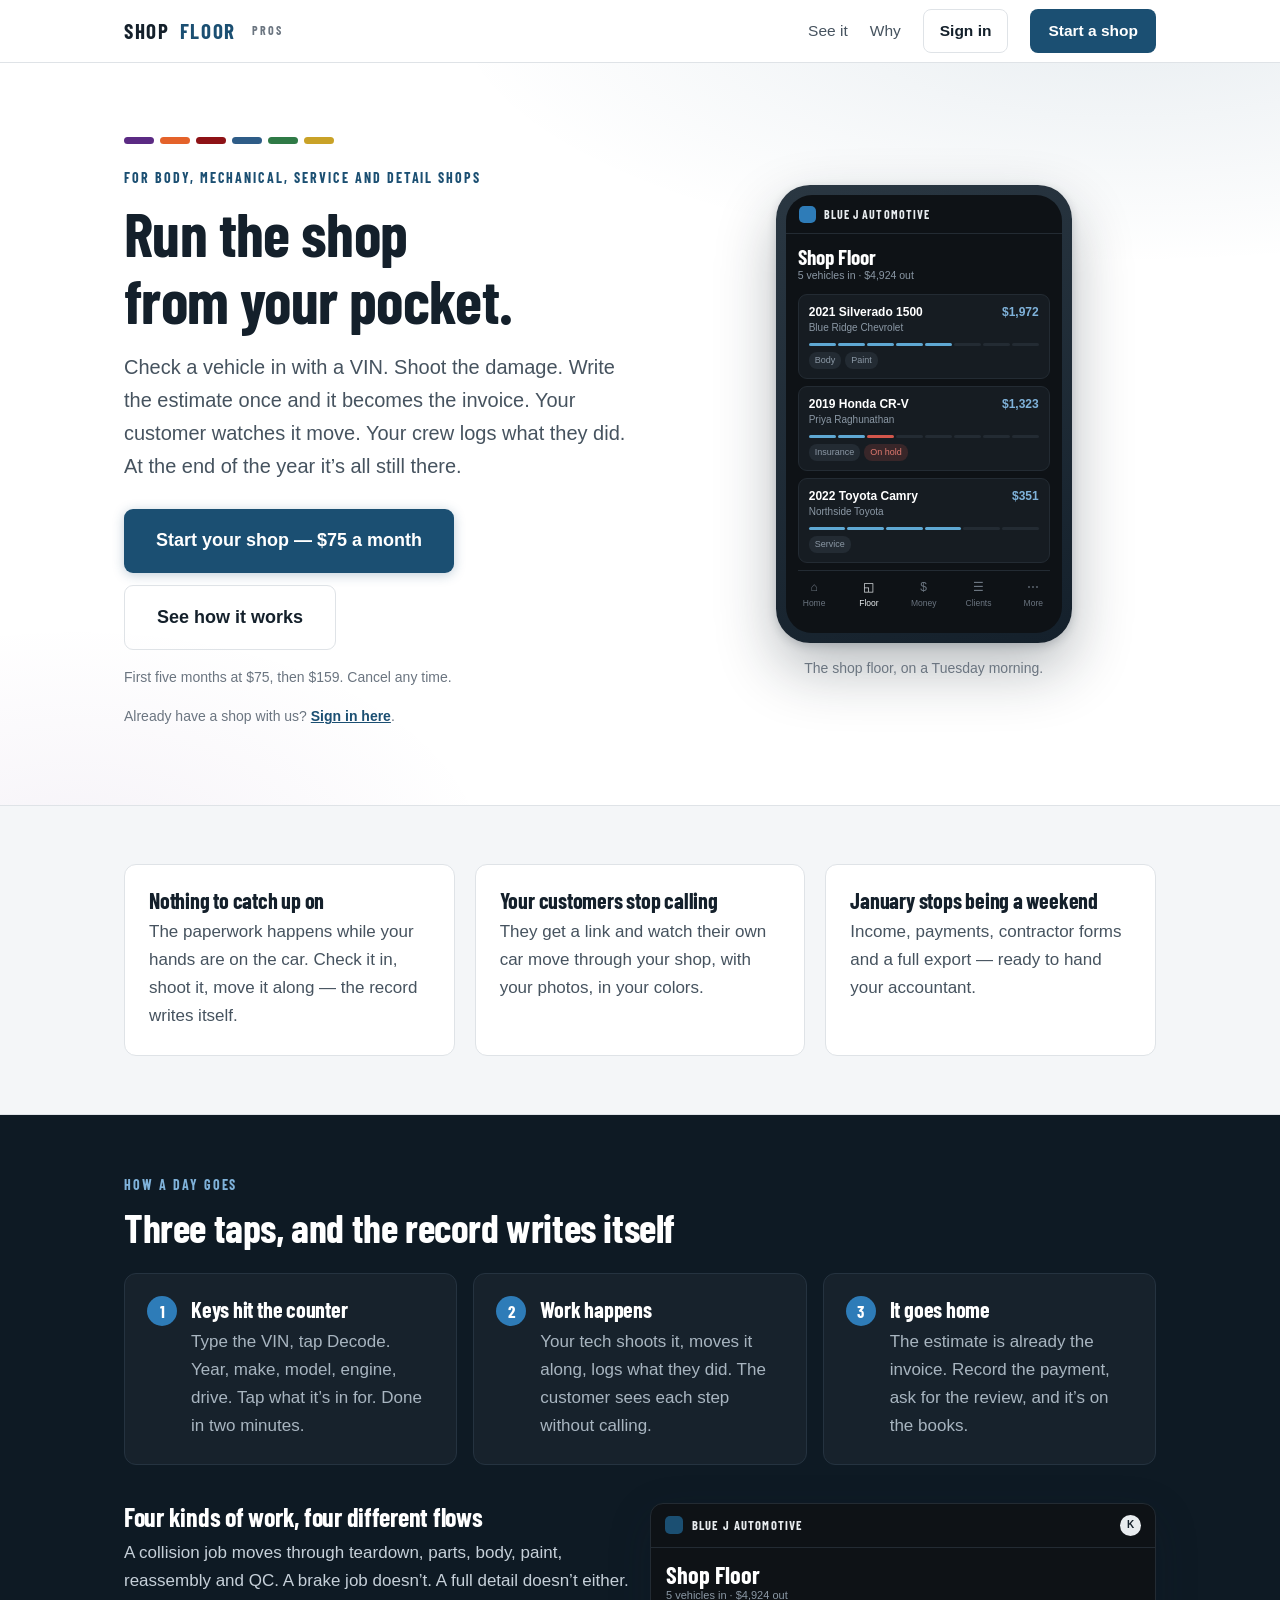
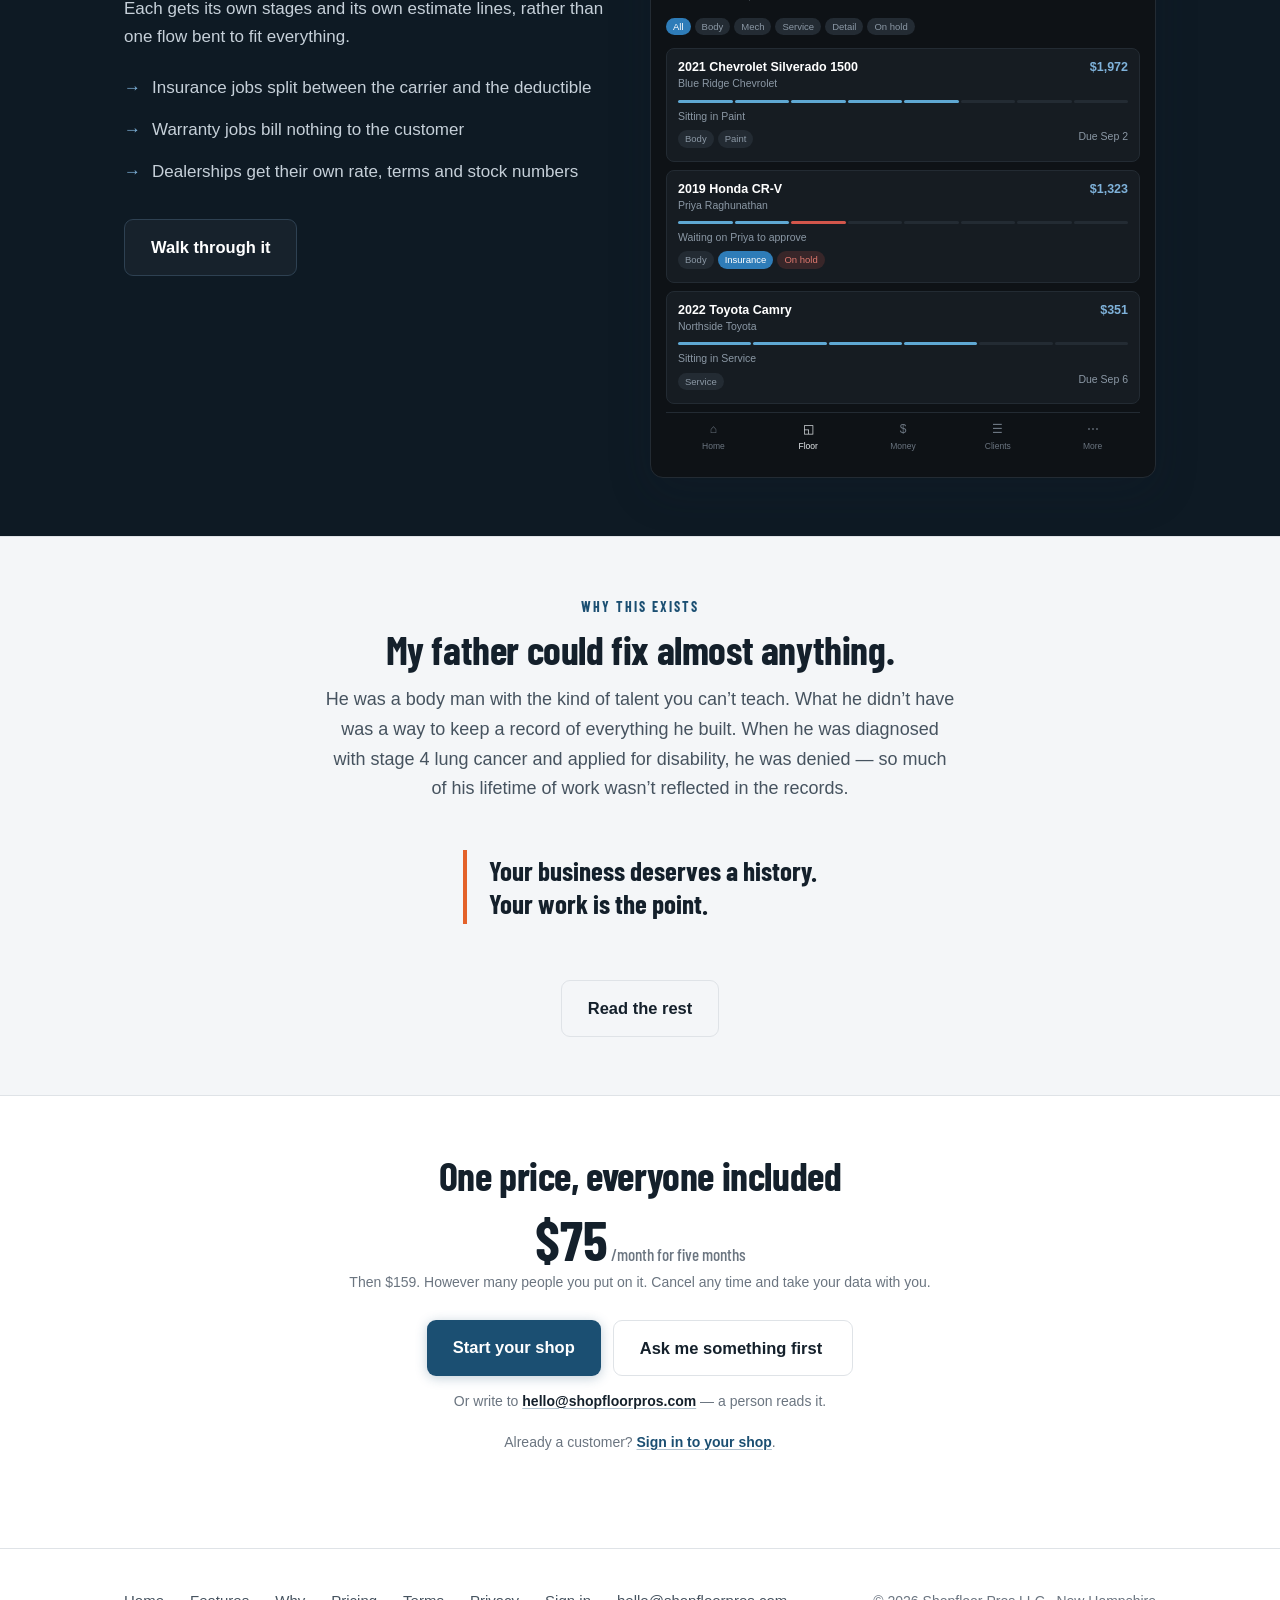
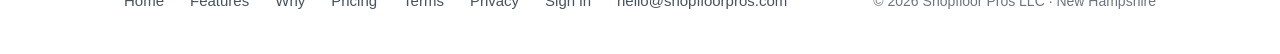
<file: index.html>
<!doctype html>
<html lang="en">
<head>
<meta charset="utf-8" />
<meta name="viewport" content="width=device-width, initial-scale=1" />
<title>Shopfloor Pros · Run the shop from your pocket</title>
<meta name="description" content="Jobs, estimates, photos and payouts for body, mechanical, service and detail shops. $75 a month for your first five months." />
<link rel="preconnect" href="https://fonts.googleapis.com">
<link rel="preconnect" href="https://fonts.gstatic.com" crossorigin>
<link href="https://fonts.googleapis.com/css2?family=Barlow+Condensed:wght@700&display=swap" rel="stylesheet">
<link rel="icon" href="/favicon-32.png" sizes="32x32" />
<link rel="apple-touch-icon" href="/apple-touch-icon.png" />
<link rel="stylesheet" href="site.css">
  <link rel="manifest" href="/manifest.webmanifest" />
  <meta name="theme-color" content="#1B4F72" />
  <meta name="mobile-web-app-capable" content="yes" />
  <meta name="apple-mobile-web-app-capable" content="yes" />
  <meta name="apple-mobile-web-app-status-bar-style" content="default" />
  <meta name="apple-mobile-web-app-title" content="Shopfloor" />
  <link rel="apple-touch-icon" href="/apple-touch-icon.png" />
  <link rel="icon" href="/favicon-32.png" sizes="32x32" />
  <link rel="icon" href="/icon-192.png" sizes="192x192" />
</head>
<body>

<header class="top">
  <div class="wrap">
    <a class="mark" href="index.html">Shop<em>floor</em> <small>PROS</small></a>
    <nav class="nav">
      <a href="demo.html" class="hide-sm">See it</a>
      <a href="about.html" class="hide-sm">Why</a>
      <a href="app.html" class="signin">Sign in</a>
      <a href="join.html" class="cta">Start a shop</a>
    </nav>
  </div>
</header>

<section class="hero">
  <div class="wrap split">
    <div>
      <div class="chips">
        <i style="background:#5B2A83"></i><i style="background:#E4622A"></i>
        <i style="background:#8E1216"></i><i style="background:#2E5C87"></i>
        <i style="background:#2F7A46"></i><i style="background:#C9A227"></i>
      </div>
      <div class="eyebrow">For body, mechanical, service and detail shops</div>
      <h1>Run the shop<br>from your pocket.</h1>
      <p class="lead">
        Check a vehicle in with a VIN. Shoot the damage. Write the estimate once and it becomes the
        invoice. Your customer watches it move. Your crew logs what they did.
        At the end of the year it’s all still there.
      </p>
      <div class="btns">
        <a class="btn solid big" href="join.html">Start your shop — $75 a month</a>
        <a class="btn ghost big" href="demo.html">See how it works</a>
      </div>
      <p class="note" style="margin-top:16px">First five months at $75, then $159. Cancel any time.</p>
      <p class="note" style="margin-top:4px">
        Already have a shop with us? <a href="app.html" style="font-weight:600">Sign in here</a>.
      </p>
    </div>

    <div>
      <div class="device">
        <div class="screen">
          <div class="bar">
            <span class="dot"></span>
            <span class="nm">Blue J Automotive</span>
          </div>
          <div class="body">
            <div class="h">Shop Floor</div>
            <div class="sub">5 vehicles in · $4,924 out</div>

            <div class="job">
              <div class="t"><span class="v">2021 Silverado 1500</span><span class="m">$1,972</span></div>
              <div class="c">Blue Ridge Chevrolet</div>
              <div class="prog"><i class="on"></i><i class="on"></i><i class="on"></i><i class="on"></i><i class="on"></i><i></i><i></i><i></i></div>
              <div><span class="tag">Body</span><span class="tag">Paint</span></div>
            </div>

            <div class="job">
              <div class="t"><span class="v">2019 Honda CR-V</span><span class="m">$1,323</span></div>
              <div class="c">Priya Raghunathan</div>
              <div class="prog"><i class="on"></i><i class="on"></i><i class="hot"></i><i></i><i></i><i></i><i></i><i></i></div>
              <div><span class="tag">Insurance</span><span class="tag warn">On hold</span></div>
            </div>

            <div class="job">
              <div class="t"><span class="v">2022 Toyota Camry</span><span class="m">$351</span></div>
              <div class="c">Northside Toyota</div>
              <div class="prog"><i class="on"></i><i class="on"></i><i class="on"></i><i class="on"></i><i></i><i></i></div>
              <div><span class="tag">Service</span></div>
            </div>

            <div class="nav">
              <span><b>⌂</b>Home</span>
              <span class="on"><b>◱</b>Floor</span>
              <span><b>$</b>Money</span>
              <span><b>☰</b>Clients</span>
              <span><b>⋯</b>More</span>
            </div>
          </div>
        </div>
      </div>
      <p class="note" style="text-align:center; margin-top:14px">The shop floor, on a Tuesday morning.</p>
    </div>
  </div>
</section>

<section class="wash">
  <div class="wrap">
    <div class="grid g3">
      <div class="card">
        <h3>Nothing to catch up on</h3>
        <p>The paperwork happens while your hands are on the car. Check it in, shoot it, move it along — the record writes itself.</p>
      </div>
      <div class="card">
        <h3>Your customers stop calling</h3>
        <p>They get a link and watch their own car move through your shop, with your photos, in your colors.</p>
      </div>
      <div class="card">
        <h3>January stops being a weekend</h3>
        <p>Income, payments, contractor forms and a full export — ready to hand your accountant.</p>
      </div>
    </div>
  </div>
</section>

<section class="dark">
  <div class="wrap">
    <div class="eyebrow">How a day goes</div>
    <h2 style="margin-bottom:24px">Three taps, and the record writes itself</h2>
    <div class="steps g3" style="grid-template-columns:repeat(auto-fit,minmax(260px,1fr))">
      <div class="card">
        <h3>Keys hit the counter</h3>
        <p>Type the VIN, tap Decode. Year, make, model, engine, drive. Tap what it’s in for. Done in two minutes.</p>
      </div>
      <div class="card">
        <h3>Work happens</h3>
        <p>Your tech shoots it, moves it along, logs what they did. The customer sees each step without calling.</p>
      </div>
      <div class="card">
        <h3>It goes home</h3>
        <p>The estimate is already the invoice. Record the payment, ask for the review, and it’s on the books.</p>
      </div>
    </div>

    <div class="grid g2" style="margin-top:38px">
      <div>
        <h3 style="font-size:26px">Four kinds of work, four different flows</h3>
        <p>
          A collision job moves through teardown, parts, body, paint, reassembly and QC. A brake job
          doesn’t. A full detail doesn’t either. Each gets its own stages and its own estimate lines,
          rather than one flow bent to fit everything.
        </p>
        <ul class="ticks">
          <li>Insurance jobs split between the carrier and the deductible</li>
          <li>Warranty jobs bill nothing to the customer</li>
          <li>Dealerships get their own rate, terms and stock numbers</li>
        </ul>
        <div class="btns"><a class="btn ghost" href="demo.html" style="background:#17222C;color:#fff;border-color:#2E4152">Walk through it</a></div>
      </div>
      <div class="ui">
  <div class="top-b"><span class="sq"></span><span class="nm">Blue J Automotive</span><span class="av">K</span></div>
  <div class="in">
    <div class="hd">Shop Floor</div>
    <div class="sb">5 vehicles in · $4,924 out</div>
    <div><span class="tg on">All</span><span class="tg">Body</span><span class="tg">Mech</span><span class="tg">Service</span><span class="tg">Detail</span><span class="tg">On hold</span></div>
    <div class="box" style="margin-top:9px">
      <div class="row-b"><span class="w">2021 Chevrolet Silverado 1500</span><span class="m">$1,972</span></div>
      <div class="g">Blue Ridge Chevrolet</div>
      <div class="pg"><i class="on"></i><i class="on"></i><i class="on"></i><i class="on"></i><i class="on"></i><i></i><i></i><i></i></div>
      <div class="g">Sitting in Paint</div>
      <div style="margin-top:5px"><span class="tg">Body</span><span class="tg">Paint</span><span class="g" style="float:right">Due Sep 2</span></div>
    </div>
    <div class="box">
      <div class="row-b"><span class="w">2019 Honda CR-V</span><span class="m">$1,323</span></div>
      <div class="g">Priya Raghunathan</div>
      <div class="pg"><i class="on"></i><i class="on"></i><i class="hot"></i><i></i><i></i><i></i><i></i><i></i></div>
      <div class="g">Waiting on Priya to approve</div>
      <div style="margin-top:5px"><span class="tg">Body</span><span class="tg on">Insurance</span><span class="tg warn">On hold</span></div>
    </div>
    <div class="box">
      <div class="row-b"><span class="w">2022 Toyota Camry</span><span class="m">$351</span></div>
      <div class="g">Northside Toyota</div>
      <div class="pg"><i class="on"></i><i class="on"></i><i class="on"></i><i class="on"></i><i></i><i></i></div>
      <div class="g">Sitting in Service</div>
      <div style="margin-top:5px"><span class="tg">Service</span><span class="g" style="float:right">Due Sep 6</span></div>
    </div>
    <div class="nav-u"><span><b>⌂</b>Home</span><span class="on"><b>◱</b>Floor</span><span><b>$</b>Money</span><span><b>☰</b>Clients</span><span><b>⋯</b>More</span></div>
  </div>
</div>
    </div>
  </div>
</section>

<section class="wash">
  <div class="narrow" style="text-align:center">
    <div class="eyebrow">Why this exists</div>
    <h2>My father could fix almost anything.</h2>
    <p style="font-size:18px">
      He was a body man with the kind of talent you can’t teach. What he didn’t have was a way to
      keep a record of everything he built. When he was diagnosed with stage 4 lung cancer and
      applied for disability, he was denied — so much of his lifetime of work wasn’t reflected in
      the records.
    </p>

    <div class="quote" style="display:inline-block; text-align:left; border-left-color:var(--mango)">
      <p>Your business deserves a history.<br>Your work is the point.</p>
    </div>

    <div class="btns" style="justify-content:center">
      <a class="btn ghost" href="about.html">Read the rest</a>
    </div>
  </div>
</section>

<section>
  <div class="narrow" style="text-align:center">
    <h2>One price, everyone included</h2>
    <div class="price" style="margin:14px 0 4px">$75<small> /month for five months</small></div>
    <p class="note">Then $159. However many people you put on it. Cancel any time and take your data with you.</p>
    <div class="btns" style="justify-content:center">
      <a class="btn solid" href="join.html">Start your shop</a>
      <button class="btn ghost" data-mailto="hello@shopfloorpros.com" data-subject="Shopfloor Pros — a question">Ask me something first<span class="mailnote"></span></button>
    </div>
    <p class="note" style="margin-top:14px">
      Or write to <a href="#" role="button" data-mailto="hello@shopfloorpros.com" ><strong>hello@shopfloorpros.com</strong></a> —
      a person reads it.
    </p>
    <p class="note" style="margin-top:18px">
      Already a customer? <a href="app.html" style="font-weight:600">Sign in to your shop</a>.
    </p>
  </div>
</section>

<footer>
  <div class="wrap">
    <a href="index.html">Home</a>
    <a href="demo.html">Features</a>
    <a href="about.html">Why</a>
    <a href="join.html">Pricing</a>
    <a href="terms.html">Terms</a>
    <a href="privacy.html">Privacy</a>
    <a href="app.html">Sign in</a>
    <a href="#" role="button" data-mailto="hello@shopfloorpros.com" >hello@shopfloorpros.com</a>
    <span class="sp">© <span id="yr"></span> Shopfloor Pros LLC · New Hampshire</span>
  </div>
</footer>

<script>document.getElementById('yr').textContent = new Date().getFullYear();</script>

<script>
/* Register the worker so the site can be added to a home screen,
   and offer the shortcut when the browser says it's possible. */
(function () {
  if ('serviceWorker' in navigator) {
    window.addEventListener('load', function () {
      navigator.serviceWorker.register('/sw.js').catch(function () {});
    });
  }
})();
</script>

<script>
/* Mailto does nothing at all in a browser with no mail handler — which is
   most people using webmail. So the button copies the address and says so,
   and still tries to open a mail app for those who have one. */
document.addEventListener('click', function (e) {
  var el = e.target.closest('[data-mailto]');
  if (!el) return;
  e.preventDefault();

  var addr = el.getAttribute('data-mailto');
  var subject = el.getAttribute('data-subject') || '';
  var note = el.querySelector('.mailnote') || (function () {
    var n = document.createElement('span');
    n.className = 'mailnote';
    el.appendChild(n);
    return n;
  })();

  var say = function (msg) {
    note.textContent = ' — ' + msg;
    setTimeout(function () { note.textContent = ''; }, 4000);
  };

  if (navigator.clipboard && navigator.clipboard.writeText) {
    navigator.clipboard.writeText(addr).then(
      function () { say('copied ' + addr); },
      function () { say(addr); }
    );
  } else {
    say(addr);
  }

  // and open a mail app if one exists; harmless if not
  var url = 'mailto:' + addr + (subject ? '?subject=' + encodeURIComponent(subject) : '');
  var w = window.open(url, '_self');
  if (!w) { location.href = url; }
});
</script>
</body>
</html>
</file>
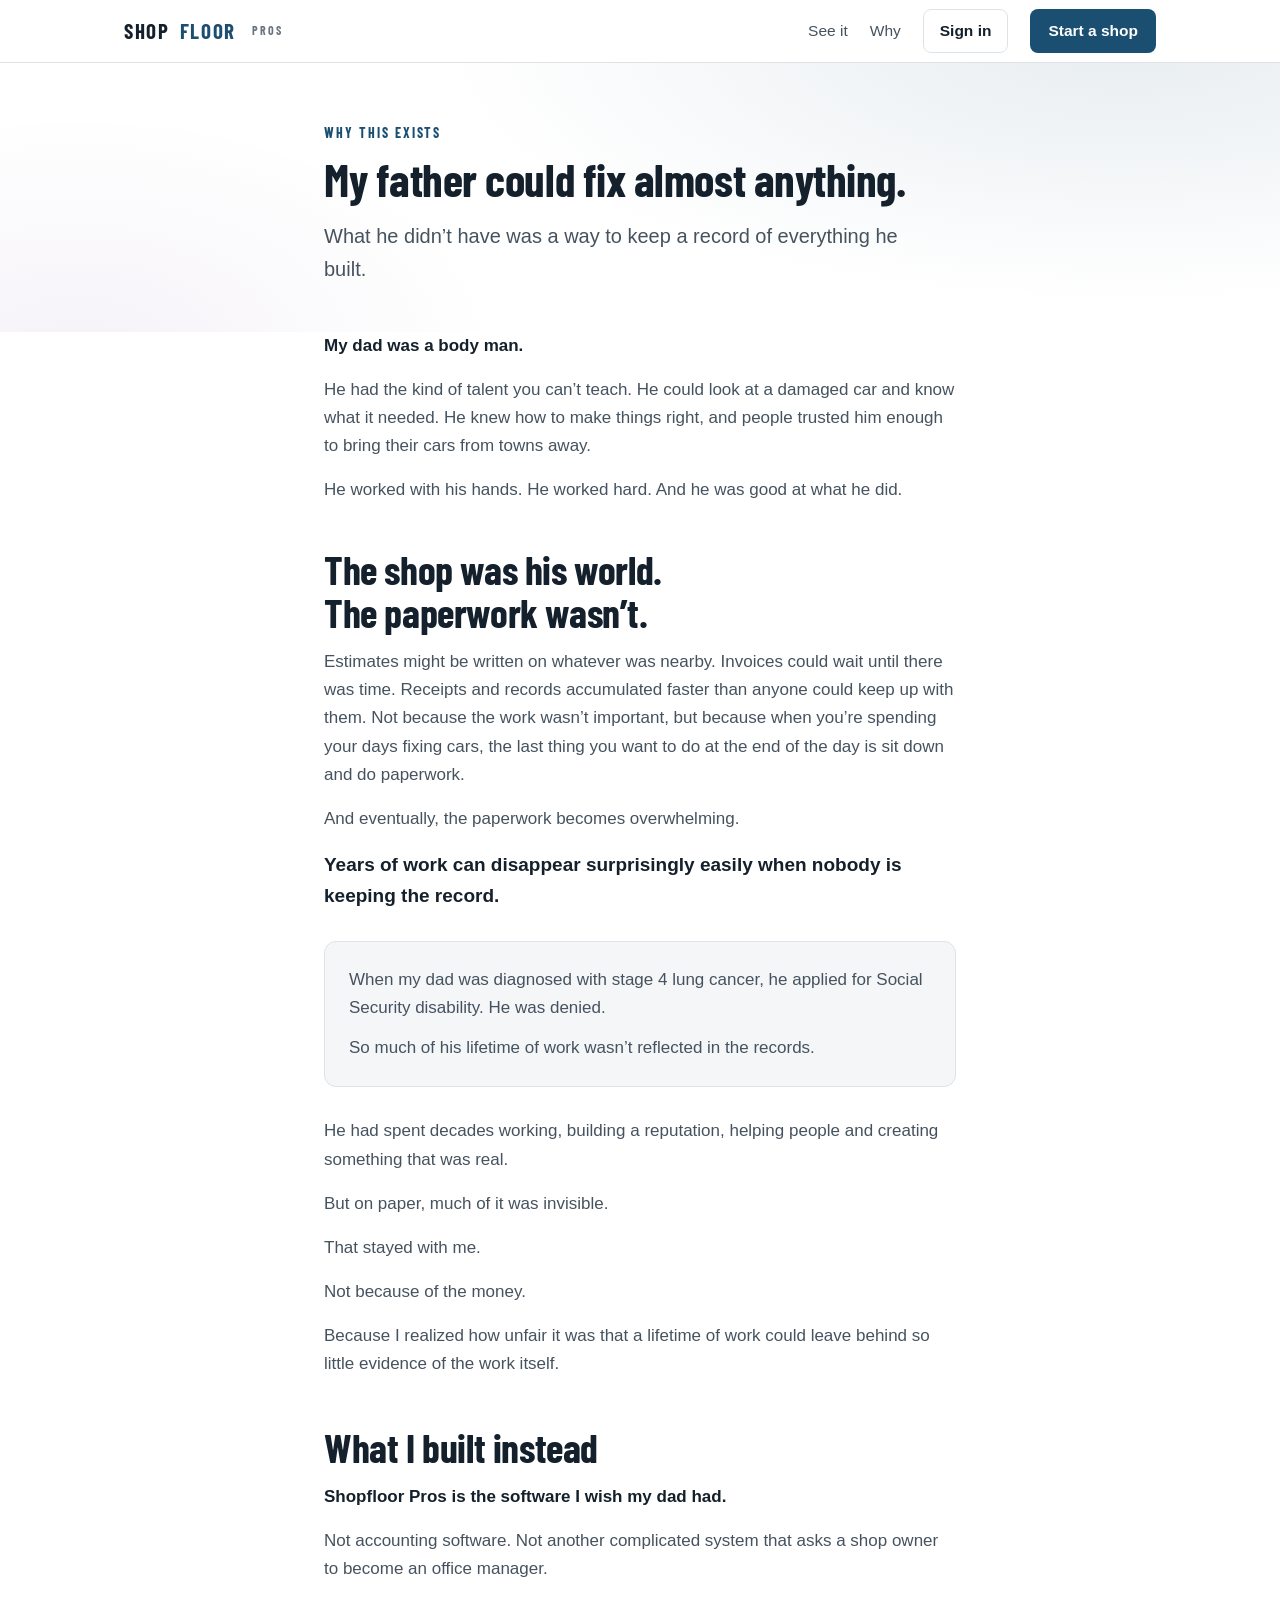
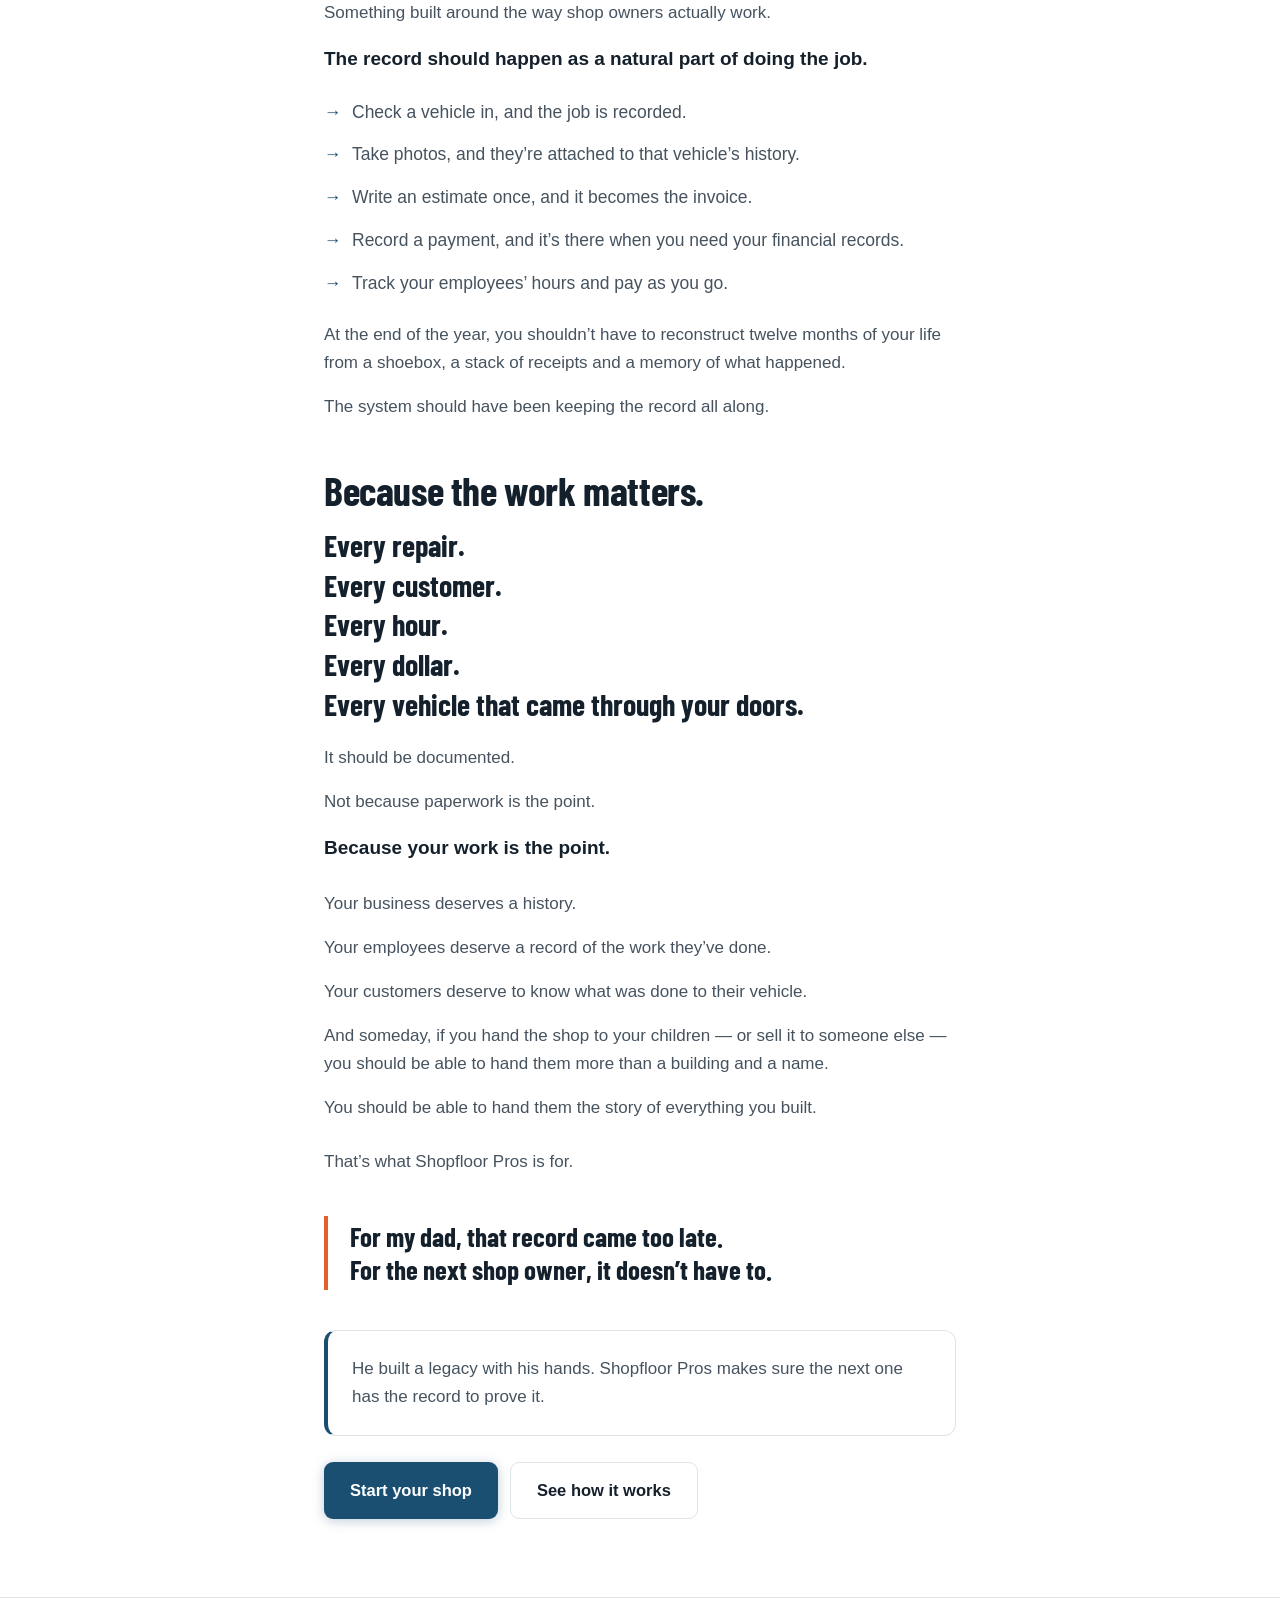
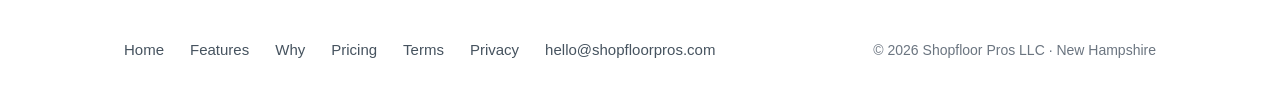
<file: about.html>
<!doctype html>
<html lang="en">
<head>
<meta charset="utf-8" />
<meta name="viewport" content="width=device-width, initial-scale=1" />
<title>Why this exists · Shopfloor Pros</title>
<meta name="description" content="Shopfloor Pros was built in memory of a body man who was brilliant at the work and beaten by the paperwork." />
<link rel="preconnect" href="https://fonts.googleapis.com">
<link rel="preconnect" href="https://fonts.gstatic.com" crossorigin>
<link href="https://fonts.googleapis.com/css2?family=Barlow+Condensed:wght@700&display=swap" rel="stylesheet">
<link rel="icon" href="/favicon-32.png" sizes="32x32" />
<link rel="apple-touch-icon" href="/apple-touch-icon.png" />
<link rel="stylesheet" href="site.css">
  <link rel="manifest" href="/manifest.webmanifest" />
  <meta name="theme-color" content="#1B4F72" />
  <meta name="mobile-web-app-capable" content="yes" />
  <meta name="apple-mobile-web-app-capable" content="yes" />
  <meta name="apple-mobile-web-app-status-bar-style" content="default" />
  <meta name="apple-mobile-web-app-title" content="Shopfloor" />
  <link rel="apple-touch-icon" href="/apple-touch-icon.png" />
  <link rel="icon" href="/favicon-32.png" sizes="32x32" />
  <link rel="icon" href="/icon-192.png" sizes="192x192" />
</head>
<body>

<header class="top">
  <div class="wrap">
    <a class="mark" href="index.html">Shop<em>floor</em> <small>PROS</small></a>
    <nav class="nav">
      <a href="demo.html" class="hide-sm">See it</a>
      <a href="about.html" class="hide-sm">Why</a>
      <a href="app.html" class="signin">Sign in</a>
      <a href="join.html" class="cta">Start a shop</a>
    </nav>
  </div>
</header>

<section class="hero">
  <div class="narrow">
    <div class="eyebrow">Why this exists</div>
    <h1>My father could fix almost anything.</h1>
    <p class="lead" style="margin-top:16px">
      What he didn’t have was a way to keep a record of everything he built.
    </p>
  </div>
</section>

<section style="padding-top:0">
  <div class="narrow">

    <p><strong>My dad was a body man.</strong></p>

    <p>
      He had the kind of talent you can’t teach. He could look at a damaged car and know what it
      needed. He knew how to make things right, and people trusted him enough to bring their cars
      from towns away.
    </p>

    <p>He worked with his hands. He worked hard. And he was good at what he did.</p>

    <h2 style="margin-top:44px">The shop was his world. The paperwork wasn’t.</h2>

    <p>
      Estimates might be written on whatever was nearby. Invoices could wait until there was time.
      Receipts and records accumulated faster than anyone could keep up with them. Not because the
      work wasn’t important, but because when you’re spending your days fixing cars, the last thing
      you want to do at the end of the day is sit down and do paperwork.
    </p>

    <p>And eventually, the paperwork becomes overwhelming.</p>

    <p style="font-size:19px">
      <strong>Years of work can disappear surprisingly easily when nobody is keeping the record.</strong>
    </p>

    <div class="card tint" style="margin:30px 0">
      <p style="margin-bottom:12px">
        When my dad was diagnosed with stage 4 lung cancer, he applied for Social Security
        disability. He was denied.
      </p>
      <p style="margin:0">So much of his lifetime of work wasn’t reflected in the records.</p>
    </div>

    <p>
      He had spent decades working, building a reputation, helping people and creating something
      that was real.
    </p>

    <p>But on paper, much of it was invisible.</p>

    <p>That stayed with me.</p>

    <p>Not because of the money.</p>

    <p>
      Because I realized how unfair it was that a lifetime of work could leave behind so little
      evidence of the work itself.
    </p>

    <h2 style="margin-top:48px">What I built instead</h2>

    <p><strong>Shopfloor Pros is the software I wish my dad had.</strong></p>

    <p>
      Not accounting software. Not another complicated system that asks a shop owner to become an
      office manager.
    </p>

    <p>Something built around the way shop owners actually work.</p>

    <p style="font-size:19px">
      <strong>The record should happen as a natural part of doing the job.</strong>
    </p>

    <ul class="ticks" style="font-size:17.5px">
      <li>Check a vehicle in, and the job is recorded.</li>
      <li>Take photos, and they’re attached to that vehicle’s history.</li>
      <li>Write an estimate once, and it becomes the invoice.</li>
      <li>Record a payment, and it’s there when you need your financial records.</li>
      <li>Track your employees’ hours and pay as you go.</li>
    </ul>

    <p>
      At the end of the year, you shouldn’t have to reconstruct twelve months of your life from a
      shoebox, a stack of receipts and a memory of what happened.
    </p>

    <p>The system should have been keeping the record all along.</p>

    <h2 style="margin-top:48px">Because the work matters.</h2>

    <p style="font-family:'Barlow Condensed',sans-serif; font-weight:700; font-size:30px;
       line-height:1.32; color:var(--ink); margin-bottom:20px">
      Every repair.<br>
      Every customer.<br>
      Every hour.<br>
      Every dollar.<br>
      Every vehicle that came through your doors.
    </p>

    <p>It should be documented.</p>

    <p>Not because paperwork is the point.</p>

    <p style="font-size:19px"><strong>Because your work is the point.</strong></p>

    <p style="margin-top:26px">Your business deserves a history.</p>

    <p>Your employees deserve a record of the work they’ve done.</p>

    <p>Your customers deserve to know what was done to their vehicle.</p>

    <p>
      And someday, if you hand the shop to your children — or sell it to someone else — you should
      be able to hand them more than a building and a name.
    </p>

    <p>You should be able to hand them the story of everything you built.</p>

    <p style="margin-top:26px">That’s what Shopfloor Pros is for.</p>

    <div class="quote" style="margin:40px 0">
      <p>For my dad, that record came too late.<br>For the next shop owner, it doesn’t have to.</p>
    </div>

    <div class="card" style="border-left:4px solid var(--accent)">
      <p style="margin:0">
        He built a legacy with his hands. Shopfloor Pros makes sure the next one has the record
        to prove it.
      </p>
    </div>

    <div class="btns">
      <a class="btn solid" href="join.html">Start your shop</a>
      <a class="btn ghost" href="demo.html">See how it works</a>
    </div>
  </div>
</section>

<footer>
  <div class="wrap">
    <a href="index.html">Home</a>
    <a href="demo.html">Features</a>
    <a href="about.html">Why</a>
    <a href="join.html">Pricing</a>
    <a href="terms.html">Terms</a>
    <a href="privacy.html">Privacy</a>
    <a href="#" role="button" data-mailto="hello@shopfloorpros.com" >hello@shopfloorpros.com</a>
    <span class="sp">© <span id="yr"></span> Shopfloor Pros LLC · New Hampshire</span>
  </div>
</footer>

<script>document.getElementById('yr').textContent = new Date().getFullYear();</script>

<script>
/* Register the worker so the site can be added to a home screen,
   and offer the shortcut when the browser says it's possible. */
(function () {
  if ('serviceWorker' in navigator) {
    window.addEventListener('load', function () {
      navigator.serviceWorker.register('/sw.js').catch(function () {});
    });
  }
})();
</script>

<script>
/* Mailto does nothing in a browser with no mail handler, which is most
   people using webmail. So every mail link copies the address and says so,
   and still tries to open a mail app for those who have one. */
document.addEventListener('click', function (e) {
  var el = e.target.closest('[data-mailto]');
  if (!el) return;
  e.preventDefault();

  var addr = el.getAttribute('data-mailto');
  var subject = el.getAttribute('data-subject') || '';
  var note = el.parentNode.querySelector('.mailnote');
  if (!note) {
    note = document.createElement('span');
    note.className = 'mailnote';
    el.parentNode.insertBefore(note, el.nextSibling);
  }

  var say = function (msg) {
    note.textContent = ' ' + msg;
    setTimeout(function () { note.textContent = ''; }, 4000);
  };

  if (navigator.clipboard && navigator.clipboard.writeText) {
    navigator.clipboard.writeText(addr).then(
      function () { say('\u2014 copied'); },
      function () { say('\u2014 ' + addr); }
    );
  } else {
    say('\u2014 ' + addr);
  }

  var url = 'mailto:' + addr + (subject ? '?subject=' + encodeURIComponent(subject) : '');
  try { window.location.href = url; } catch (_) {}
});
</script>
</body>
</html>
</file>
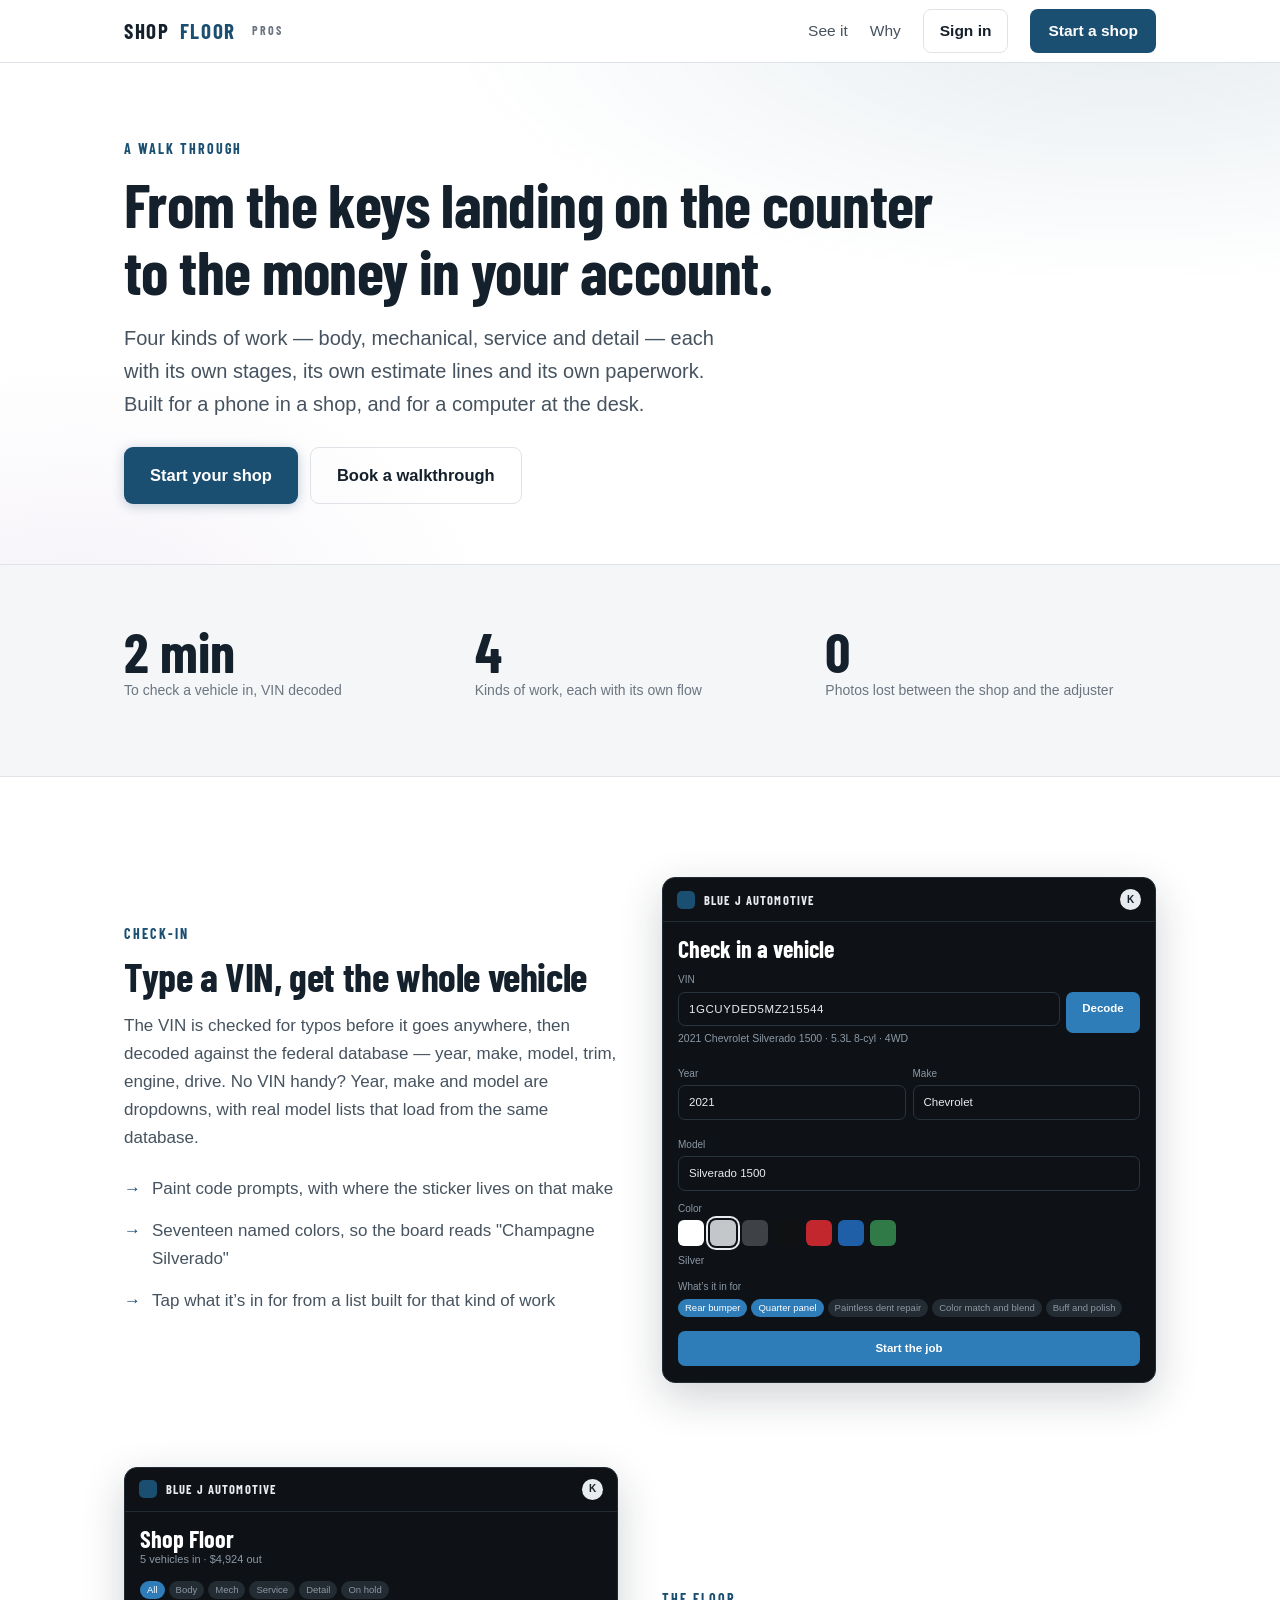
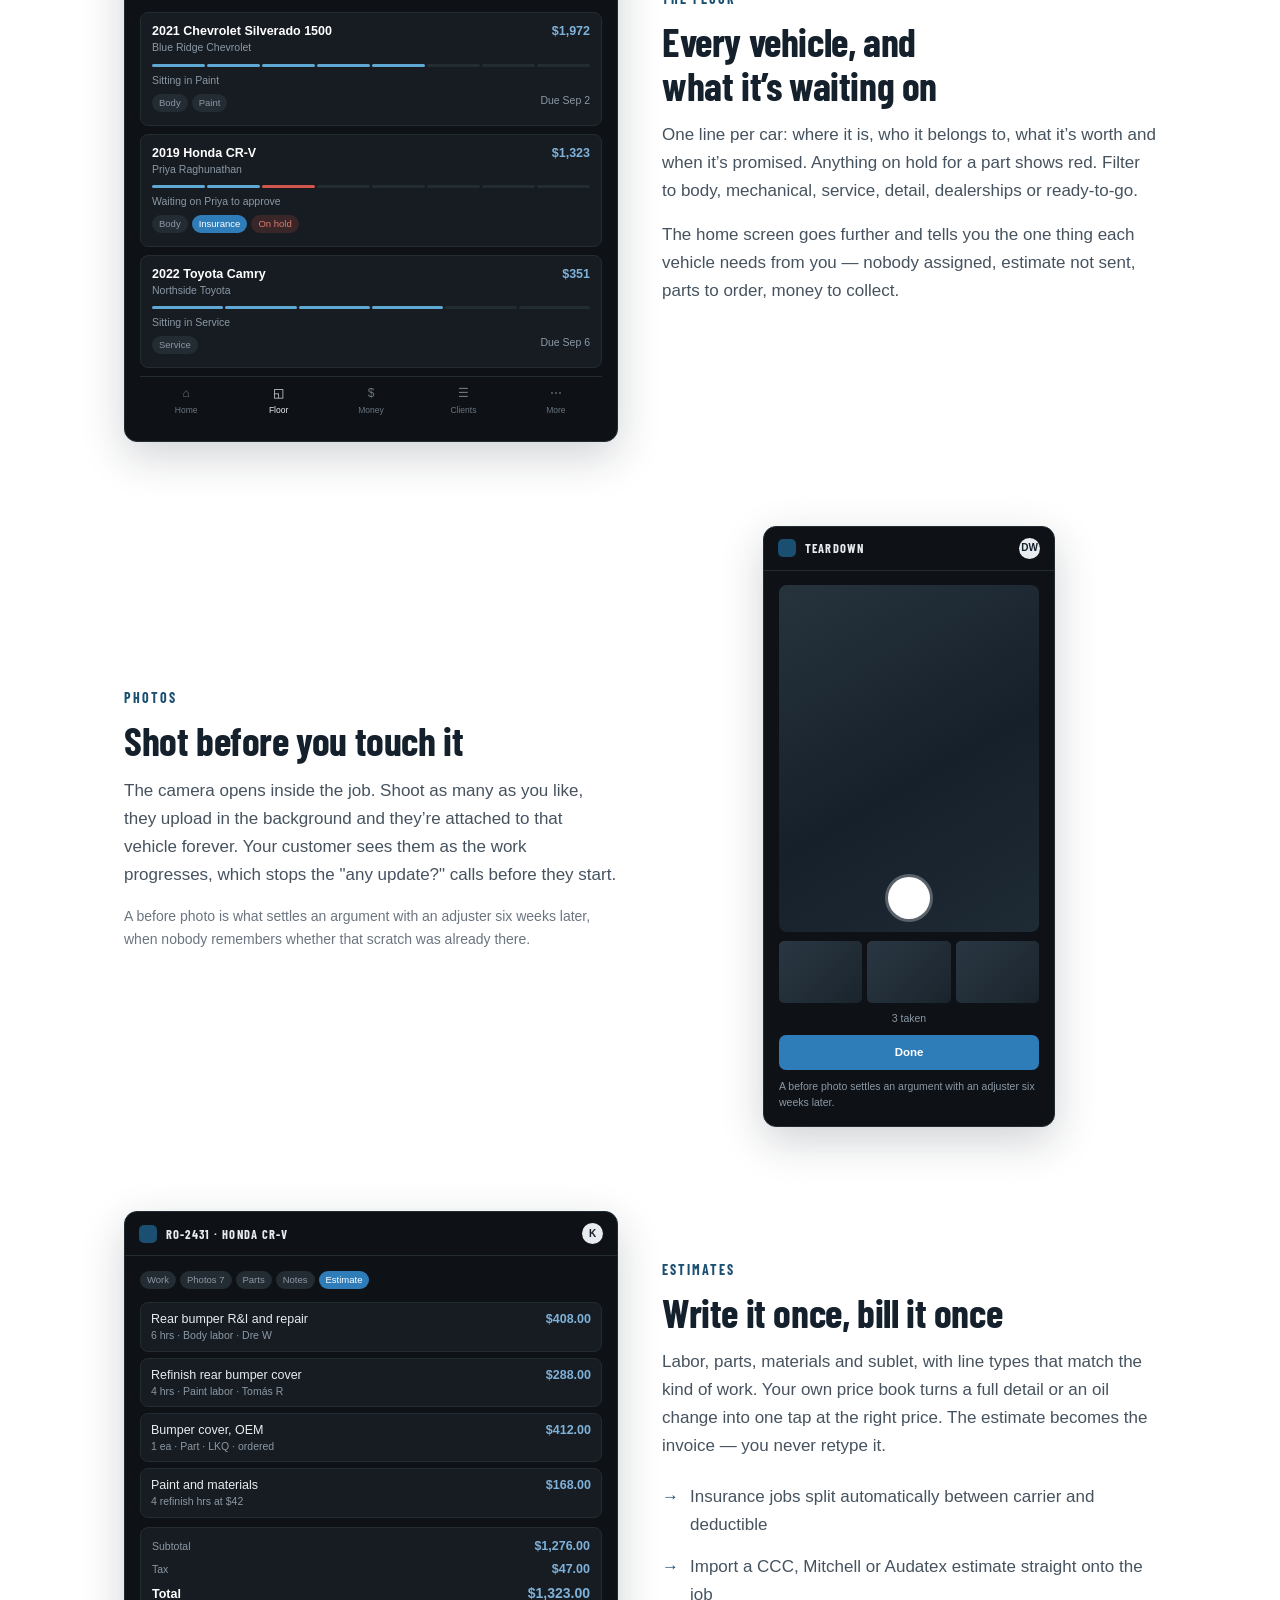
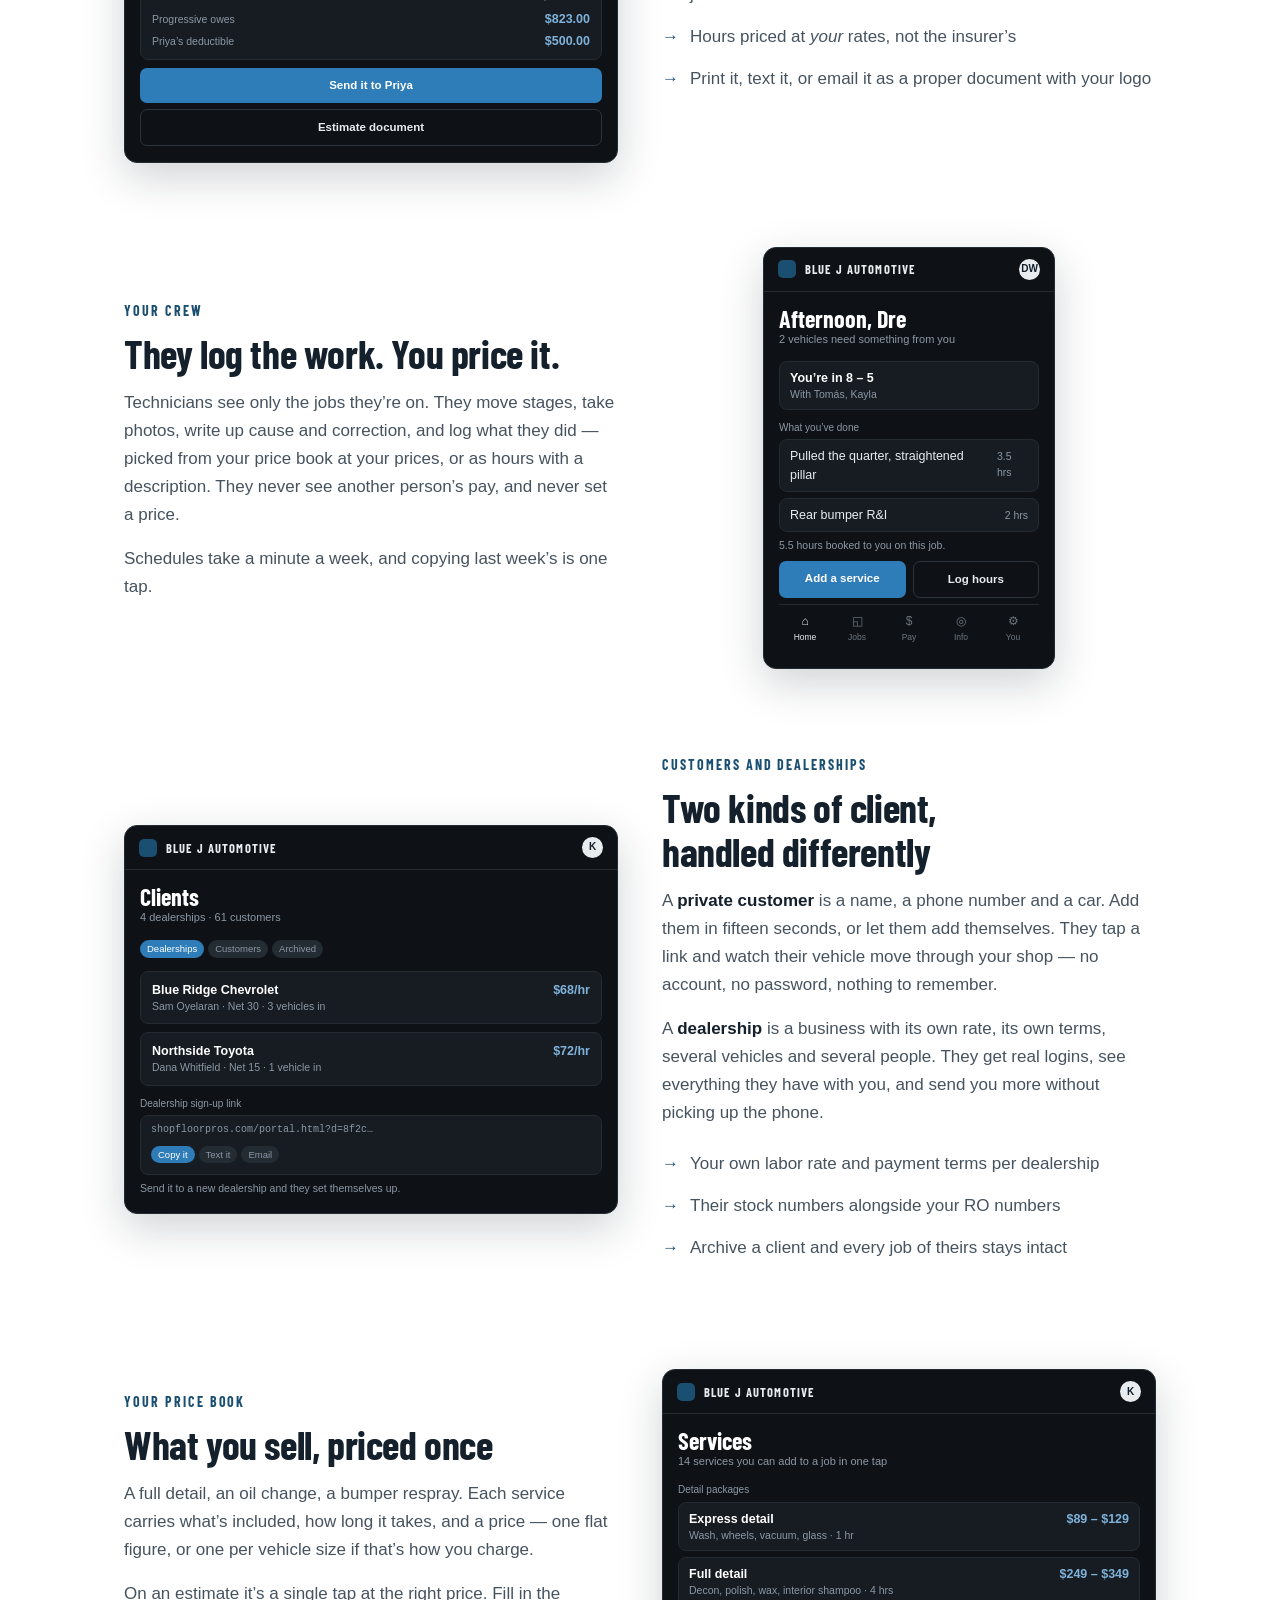
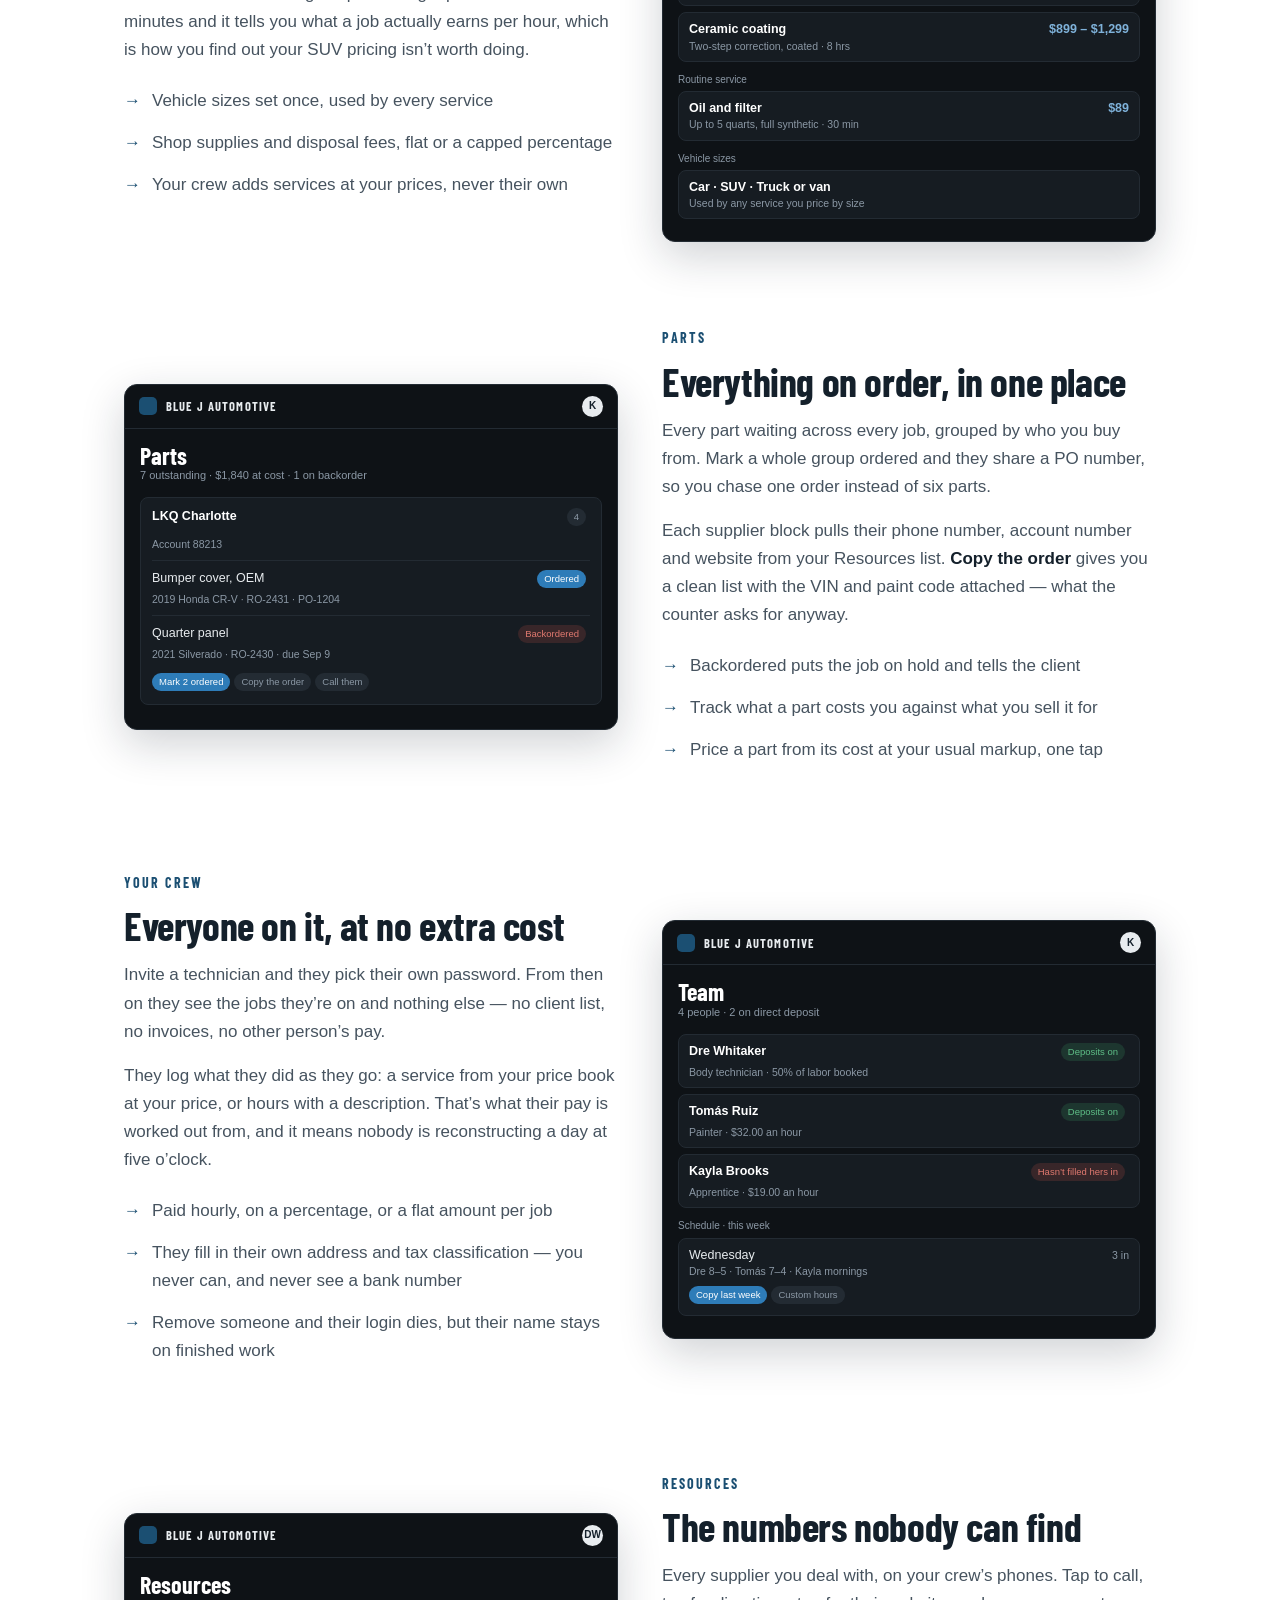
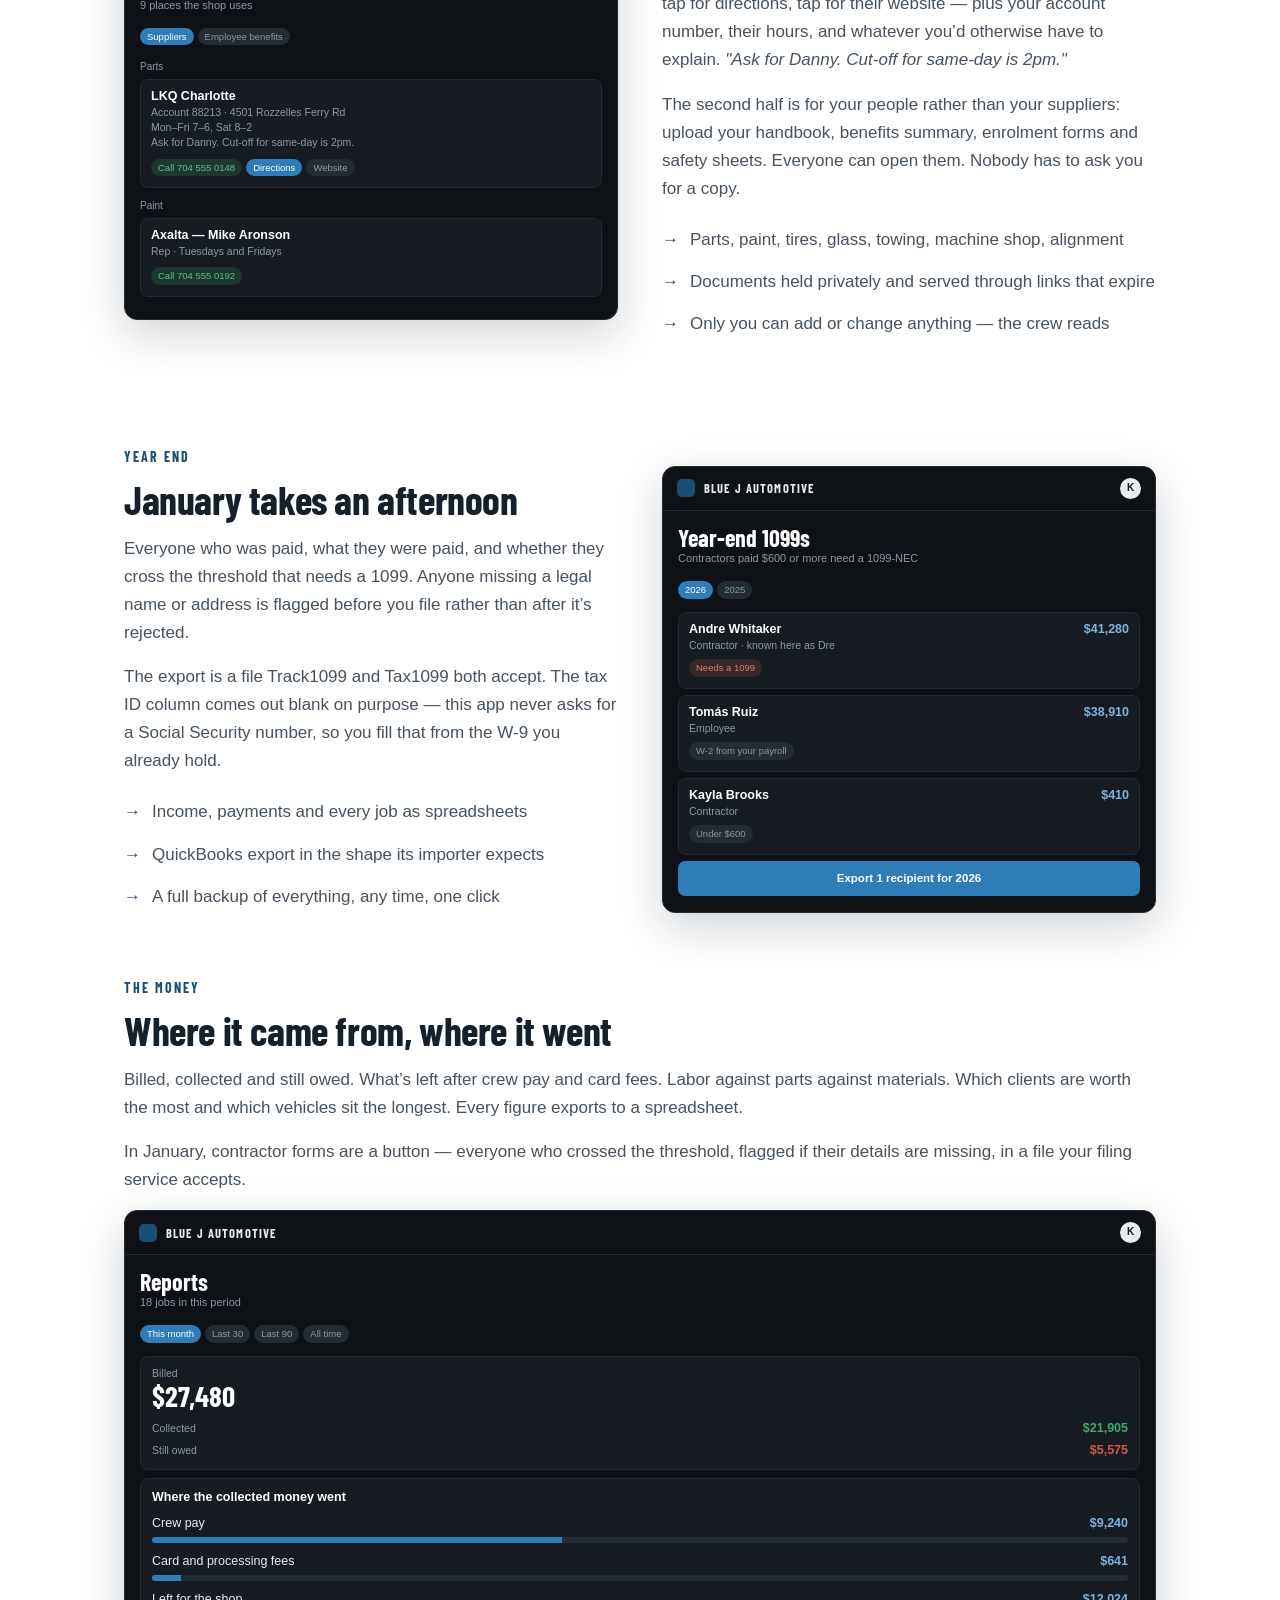
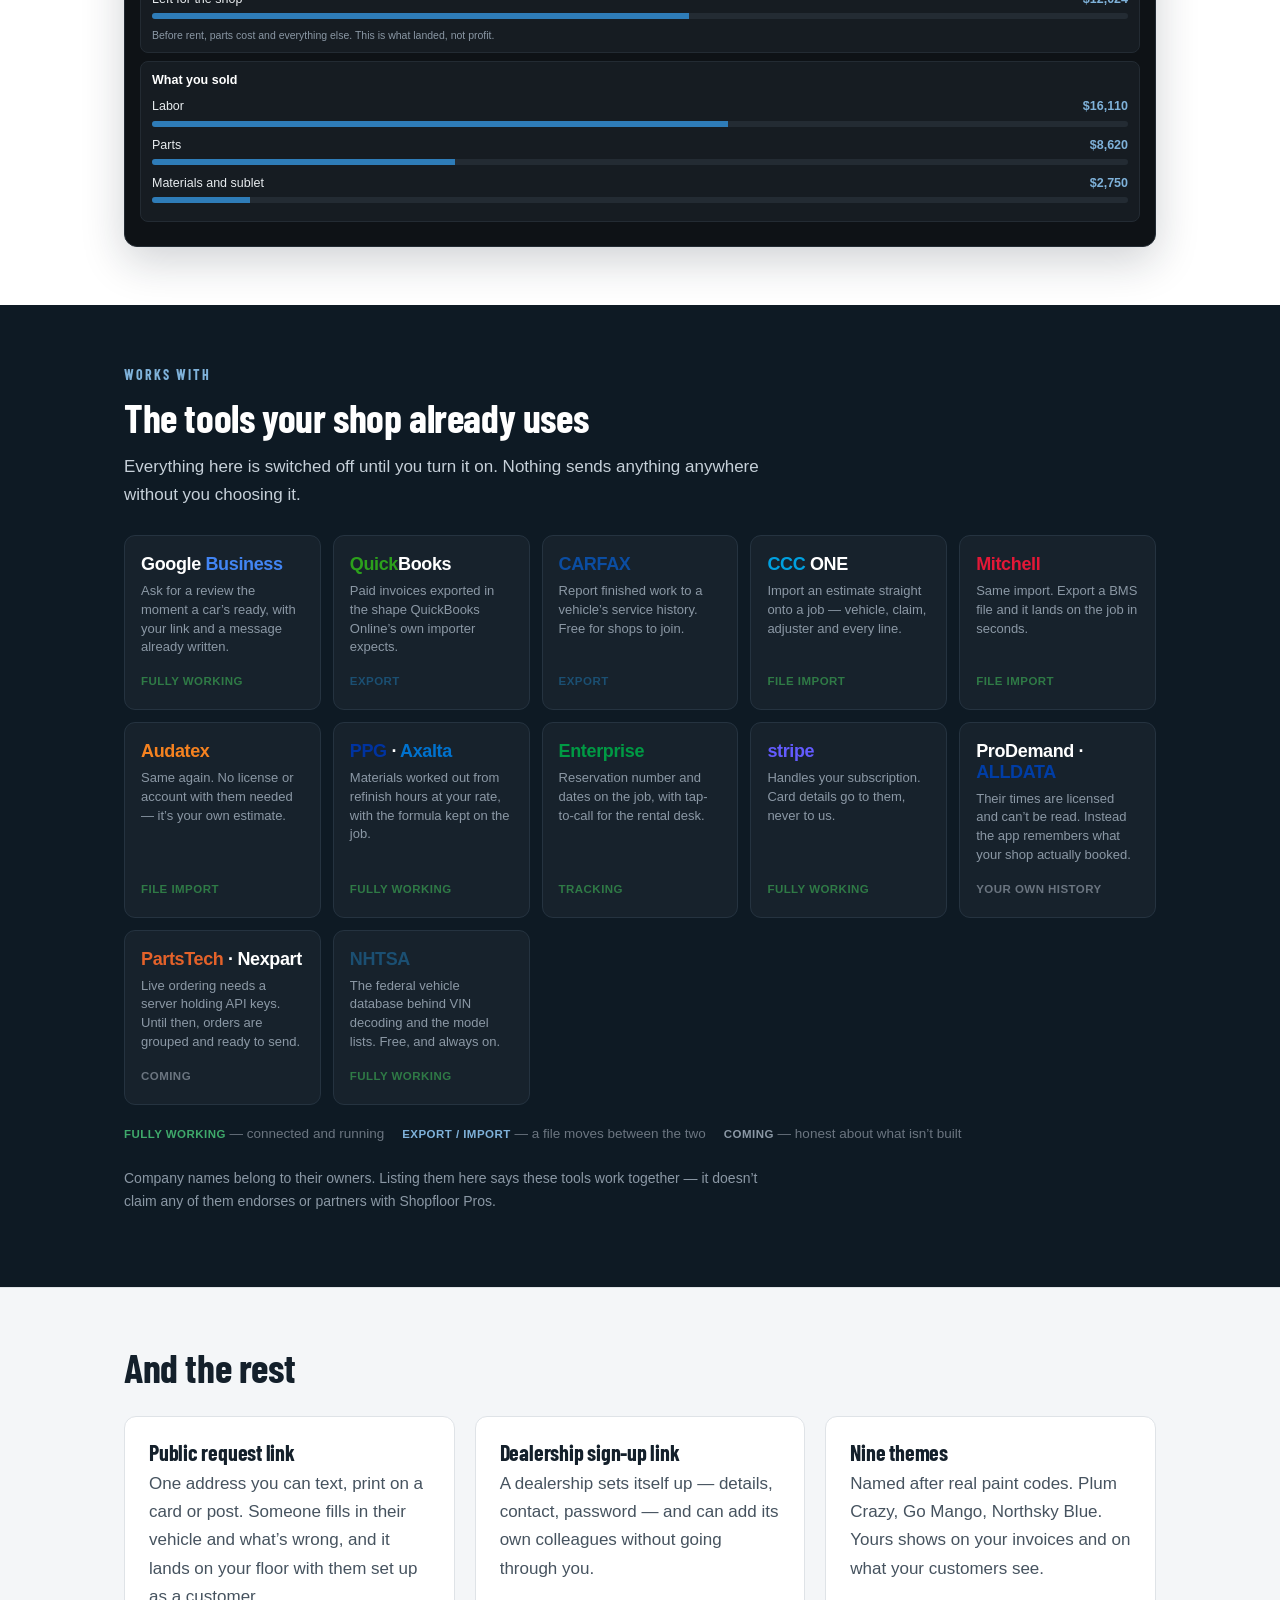
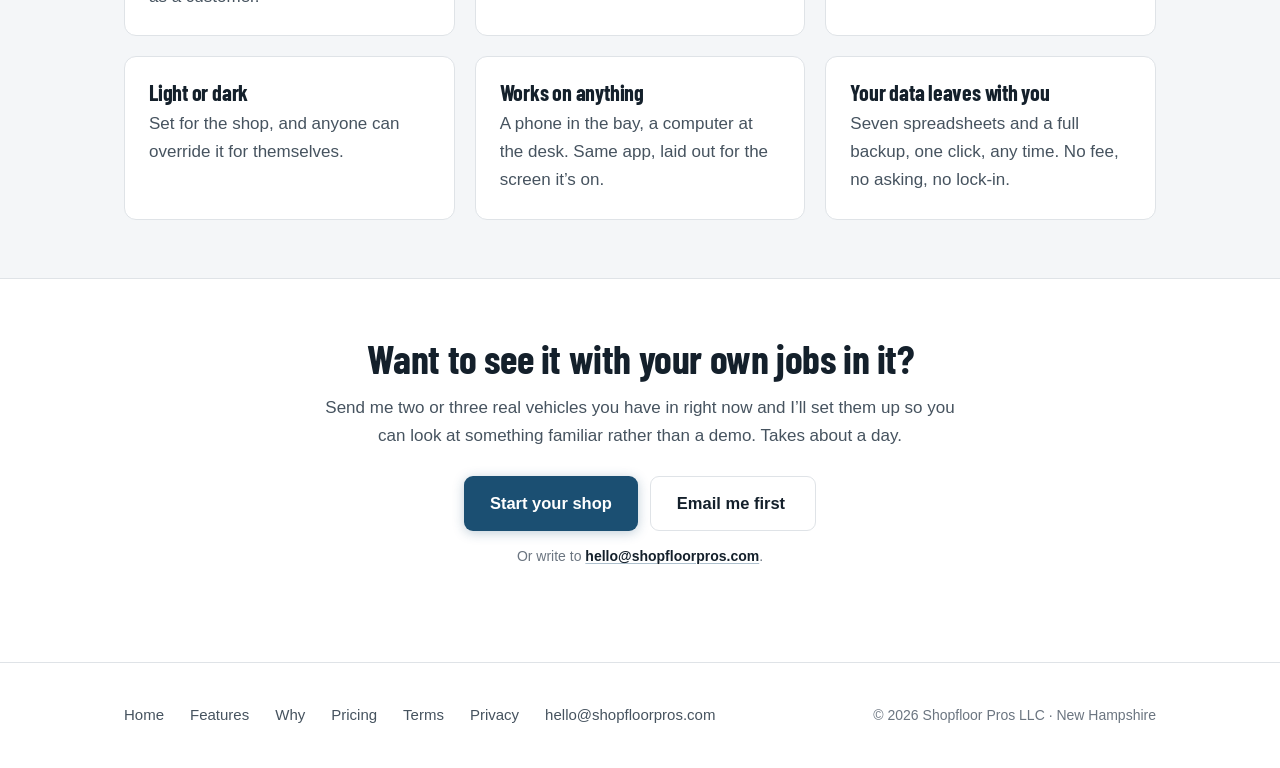
<file: demo.html>
<!doctype html>
<html lang="en">
<head>
<meta charset="utf-8" />
<meta name="viewport" content="width=device-width, initial-scale=1" />
<title>See it work · Shopfloor Pros</title>
<meta name="description" content="Jobs, estimates, photos, parts, payroll and reports for body, mechanical, service and detail shops." />
<link rel="preconnect" href="https://fonts.googleapis.com">
<link rel="preconnect" href="https://fonts.gstatic.com" crossorigin>
<link href="https://fonts.googleapis.com/css2?family=Barlow+Condensed:wght@700&display=swap" rel="stylesheet">
<link rel="icon" href="/favicon-32.png" sizes="32x32" />
<link rel="apple-touch-icon" href="/apple-touch-icon.png" />
<link rel="stylesheet" href="site.css">
  <link rel="manifest" href="/manifest.webmanifest" />
  <meta name="theme-color" content="#1B4F72" />
  <meta name="mobile-web-app-capable" content="yes" />
  <meta name="apple-mobile-web-app-capable" content="yes" />
  <meta name="apple-mobile-web-app-status-bar-style" content="default" />
  <meta name="apple-mobile-web-app-title" content="Shopfloor" />
  <link rel="apple-touch-icon" href="/apple-touch-icon.png" />
  <link rel="icon" href="/favicon-32.png" sizes="32x32" />
  <link rel="icon" href="/icon-192.png" sizes="192x192" />
</head>
<body>

<header class="top">
  <div class="wrap">
    <a class="mark" href="index.html">Shop<em>floor</em> <small>PROS</small></a>
    <nav class="nav">
      <a href="demo.html" class="hide-sm">See it</a>
      <a href="about.html" class="hide-sm">Why</a>
      <a href="app.html" class="signin">Sign in</a>
      <a href="join.html" class="cta">Start a shop</a>
    </nav>
  </div>
</header>

<section class="hero">
  <div class="wrap">
    <div class="eyebrow">A walk through</div>
    <h1>From the keys landing on the counter<br>to the money in your account.</h1>
    <p class="lead">
      Four kinds of work — body, mechanical, service and detail — each with its own stages,
      its own estimate lines and its own paperwork. Built for a phone in a shop, and for a
      computer at the desk.
    </p>
    <div class="btns">
      <a class="btn solid" href="join.html">Start your shop</a>
      <a class="btn ghost" href="#book">Book a walkthrough</a>
    </div>
  </div>
</section>

<section class="wash">
  <div class="wrap">
    <div class="grid g3">
      <div><div class="price">2 min</div><p class="note">To check a vehicle in, VIN decoded</p></div>
      <div><div class="price">4</div><p class="note">Kinds of work, each with its own flow</p></div>
      <div><div class="price">0</div><p class="note">Photos lost between the shop and the adjuster</p></div>
    </div>
  </div>
</section>

<section>
  <div class="wrap">

    <div class="feature">
      <div class="txt">
        <div class="eyebrow">Check-in</div>
        <h2>Type a VIN, get the whole vehicle</h2>
        <p>
          The VIN is checked for typos before it goes anywhere, then decoded against the federal
          database — year, make, model, trim, engine, drive. No VIN handy? Year, make and model are
          dropdowns, with real model lists that load from the same database.
        </p>
        <ul class="ticks">
          <li>Paint code prompts, with where the sticker lives on that make</li>
          <li>Seventeen named colors, so the board reads "Champagne Silverado"</li>
          <li>Tap what it’s in for from a list built for that kind of work</li>
        </ul>
      </div>
      <div class="ui">
  <div class="top-b"><span class="sq"></span><span class="nm">Blue J Automotive</span><span class="av">K</span></div>
  <div class="in">
    <div class="hd">Check in a vehicle</div>
    <div class="lab">VIN</div>
    <div style="display:flex;gap:6px">
      <div class="fld" style="flex:1;letter-spacing:.05em">1GCUYDED5MZ215544</div>
      <div class="btn-u" style="width:74px;margin-top:0;padding:8px 0">Decode</div>
    </div>
    <div class="g" style="margin:-2px 0 9px">2021 Chevrolet Silverado 1500 · 5.3L 8-cyl · 4WD</div>
    <div class="grid2">
      <div><div class="lab">Year</div><div class="fld">2021</div></div>
      <div><div class="lab">Make</div><div class="fld">Chevrolet</div></div>
    </div>
    <div class="lab">Model</div>
    <div class="fld">Silverado 1500</div>
    <div class="lab">Color</div>
    <div style="display:flex;gap:6px;flex-wrap:wrap;margin-bottom:7px">
      <i style="width:26px;height:26px;border-radius:6px;background:#FFFFFF;display:block"></i>
      <i style="width:26px;height:26px;border-radius:6px;background:#C4C7C9;display:block;box-shadow:0 0 0 2px #0E1216,0 0 0 4px #E8ECEF"></i>
      <i style="width:26px;height:26px;border-radius:6px;background:#3E4246;display:block"></i>
      <i style="width:26px;height:26px;border-radius:6px;background:#101112;display:block"></i>
      <i style="width:26px;height:26px;border-radius:6px;background:#C1272D;display:block"></i>
      <i style="width:26px;height:26px;border-radius:6px;background:#1F5FA8;display:block"></i>
      <i style="width:26px;height:26px;border-radius:6px;background:#2F7A46;display:block"></i>
    </div>
    <div class="g" style="margin-bottom:9px">Silver</div>
    <div class="lab">What’s it in for</div>
    <div><span class="tg on">Rear bumper</span><span class="tg on">Quarter panel</span><span class="tg">Paintless dent repair</span><span class="tg">Color match and blend</span><span class="tg">Buff and polish</span></div>
    <div class="btn-u" style="margin-top:10px">Start the job</div>
  </div>
</div>
    </div>

    <div class="feature">
      <div class="txt">
        <div class="eyebrow">The floor</div>
        <h2>Every vehicle, and what it’s waiting on</h2>
        <p>
          One line per car: where it is, who it belongs to, what it’s worth and when it’s promised.
          Anything on hold for a part shows red. Filter to body, mechanical, service, detail,
          dealerships or ready-to-go.
        </p>
        <p>
          The home screen goes further and tells you the one thing each vehicle needs from you —
          nobody assigned, estimate not sent, parts to order, money to collect.
        </p>
      </div>
      <div class="ui">
  <div class="top-b"><span class="sq"></span><span class="nm">Blue J Automotive</span><span class="av">K</span></div>
  <div class="in">
    <div class="hd">Shop Floor</div>
    <div class="sb">5 vehicles in · $4,924 out</div>
    <div><span class="tg on">All</span><span class="tg">Body</span><span class="tg">Mech</span><span class="tg">Service</span><span class="tg">Detail</span><span class="tg">On hold</span></div>
    <div class="box" style="margin-top:9px">
      <div class="row-b"><span class="w">2021 Chevrolet Silverado 1500</span><span class="m">$1,972</span></div>
      <div class="g">Blue Ridge Chevrolet</div>
      <div class="pg"><i class="on"></i><i class="on"></i><i class="on"></i><i class="on"></i><i class="on"></i><i></i><i></i><i></i></div>
      <div class="g">Sitting in Paint</div>
      <div style="margin-top:5px"><span class="tg">Body</span><span class="tg">Paint</span><span class="g" style="float:right">Due Sep 2</span></div>
    </div>
    <div class="box">
      <div class="row-b"><span class="w">2019 Honda CR-V</span><span class="m">$1,323</span></div>
      <div class="g">Priya Raghunathan</div>
      <div class="pg"><i class="on"></i><i class="on"></i><i class="hot"></i><i></i><i></i><i></i><i></i><i></i></div>
      <div class="g">Waiting on Priya to approve</div>
      <div style="margin-top:5px"><span class="tg">Body</span><span class="tg on">Insurance</span><span class="tg warn">On hold</span></div>
    </div>
    <div class="box">
      <div class="row-b"><span class="w">2022 Toyota Camry</span><span class="m">$351</span></div>
      <div class="g">Northside Toyota</div>
      <div class="pg"><i class="on"></i><i class="on"></i><i class="on"></i><i class="on"></i><i></i><i></i></div>
      <div class="g">Sitting in Service</div>
      <div style="margin-top:5px"><span class="tg">Service</span><span class="g" style="float:right">Due Sep 6</span></div>
    </div>
    <div class="nav-u"><span><b>⌂</b>Home</span><span class="on"><b>◱</b>Floor</span><span><b>$</b>Money</span><span><b>☰</b>Clients</span><span><b>⋯</b>More</span></div>
  </div>
</div>
    </div>

    <div class="feature">
      <div class="txt">
        <div class="eyebrow">Photos</div>
        <h2>Shot before you touch it</h2>
        <p>
          The camera opens inside the job. Shoot as many as you like, they upload in the background
          and they’re attached to that vehicle forever. Your customer sees them as the work
          progresses, which stops the "any update?" calls before they start.
        </p>
        <p class="note">
          A before photo is what settles an argument with an adjuster six weeks later, when nobody
          remembers whether that scratch was already there.
        </p>
      </div>
      <div class="ui ui-phone">
  <div class="top-b"><span class="sq"></span><span class="nm">Teardown</span><span class="av">DW</span></div>
  <div class="in">
    <div class="cam"><span class="shutter"></span></div>
    <div class="thumbs"><i></i><i></i><i></i></div>
    <div class="g" style="text-align:center;margin-bottom:9px">3 taken</div>
    <div class="btn-u">Done</div>
    <div class="g" style="margin-top:9px;line-height:1.5">
      A before photo settles an argument with an adjuster six weeks later.
    </div>
  </div>
</div>
    </div>

    <div class="feature">
      <div class="txt">
        <div class="eyebrow">Estimates</div>
        <h2>Write it once, bill it once</h2>
        <p>
          Labor, parts, materials and sublet, with line types that match the kind of work.
          Your own price book turns a full detail or an oil change into one tap at the right price.
          The estimate becomes the invoice — you never retype it.
        </p>
        <ul class="ticks">
          <li>Insurance jobs split automatically between carrier and deductible</li>
          <li>Import a CCC, Mitchell or Audatex estimate straight onto the job</li>
          <li>Hours priced at <em>your</em> rates, not the insurer’s</li>
          <li>Print it, text it, or email it as a proper document with your logo</li>
        </ul>
      </div>
      <div class="ui">
  <div class="top-b"><span class="sq"></span><span class="nm">RO-2431 · Honda CR-V</span><span class="av">K</span></div>
  <div class="in">
    <div><span class="tg">Work</span><span class="tg">Photos 7</span><span class="tg">Parts</span><span class="tg">Notes</span><span class="tg on">Estimate</span></div>
    <div class="box tight" style="margin-top:9px"><div class="row-b"><span>Rear bumper R&amp;I and repair</span><span class="m">$408.00</span></div><div class="g">6 hrs · Body labor · Dre W</div></div>
    <div class="box tight"><div class="row-b"><span>Refinish rear bumper cover</span><span class="m">$288.00</span></div><div class="g">4 hrs · Paint labor · Tomás R</div></div>
    <div class="box tight"><div class="row-b"><span>Bumper cover, OEM</span><span class="m">$412.00</span></div><div class="g">1 ea · Part · LKQ · ordered</div></div>
    <div class="box tight"><div class="row-b"><span>Paint and materials</span><span class="m">$168.00</span></div><div class="g">4 refinish hrs at $42</div></div>
    <div class="box" style="margin-top:9px">
      <div class="row-b" style="margin-bottom:5px"><span class="g">Subtotal</span><span class="m">$1,276.00</span></div>
      <div class="row-b" style="margin-bottom:5px"><span class="g">Tax</span><span class="m">$47.00</span></div>
      <div class="row-b" style="margin-bottom:7px"><span class="w">Total</span><span class="m" style="font-size:14px">$1,323.00</span></div>
      <div class="row-b" style="margin-bottom:4px"><span class="g">Progressive owes</span><span class="m">$823.00</span></div>
      <div class="row-b"><span class="g">Priya’s deductible</span><span class="m">$500.00</span></div>
    </div>
    <div class="btn-u">Send it to Priya</div>
    <div class="btn-u ghost" style="margin-top:6px">Estimate document</div>
  </div>
</div>
    </div>

    <div class="feature">
      <div class="txt">
        <div class="eyebrow">Your crew</div>
        <h2>They log the work. You price it.</h2>
        <p>
          Technicians see only the jobs they’re on. They move stages, take photos, write up cause
          and correction, and log what they did — picked from your price book at your prices, or as
          hours with a description. They never see another person’s pay, and never set a price.
        </p>
        <p>
          Schedules take a minute a week, and copying last week’s is one tap.
        </p>
      </div>
      <div class="ui ui-phone">
  <div class="top-b"><span class="sq"></span><span class="nm">Blue J Automotive</span><span class="av">DW</span></div>
  <div class="in">
    <div class="hd">Afternoon, Dre</div>
    <div class="sb">2 vehicles need something from you</div>
    <div class="box tight"><div class="row-b"><span class="w">You’re in 8 – 5</span></div><div class="g">With Tomás, Kayla</div></div>
    <div class="lab">What you’ve done</div>
    <div class="box tight"><div class="row-b"><span>Pulled the quarter, straightened pillar</span><span class="g">3.5 hrs</span></div></div>
    <div class="box tight"><div class="row-b"><span>Rear bumper R&amp;I</span><span class="g">2 hrs</span></div></div>
    <div class="g" style="margin-bottom:8px">5.5 hours booked to you on this job.</div>
    <div class="grid2">
      <div class="btn-u" style="margin:0">Add a service</div>
      <div class="btn-u ghost" style="margin:0">Log hours</div>
    </div>
    <div class="nav-u"><span class="on"><b>⌂</b>Home</span><span><b>◱</b>Jobs</span><span><b>$</b>Pay</span><span><b>◎</b>Info</span><span><b>⚙</b>You</span></div>
  </div>
</div>
    </div>

    <div class="feature">
      <div class="txt">
        <div class="eyebrow">Customers and dealerships</div>
        <h2>Two kinds of client, handled differently</h2>
        <p>
          A <strong>private customer</strong> is a name, a phone number and a car. Add them in
          fifteen seconds, or let them add themselves. They tap a link and watch their vehicle move
          through your shop — no account, no password, nothing to remember.
        </p>
        <p>
          A <strong>dealership</strong> is a business with its own rate, its own terms, several
          vehicles and several people. They get real logins, see everything they have with you, and
          send you more without picking up the phone.
        </p>
        <ul class="ticks">
          <li>Your own labor rate and payment terms per dealership</li>
          <li>Their stock numbers alongside your RO numbers</li>
          <li>Archive a client and every job of theirs stays intact</li>
        </ul>
      </div>
      <div class="ui">
        <div class="top-b"><span class="sq"></span><span class="nm">Blue J Automotive</span><span class="av">K</span></div>
        <div class="in">
          <div class="hd">Clients</div>
          <div class="sb">4 dealerships · 61 customers</div>
          <div><span class="tg on">Dealerships</span><span class="tg">Customers</span><span class="tg">Archived</span></div>
          <div class="box" style="margin-top:9px">
            <div class="row-b"><span class="w">Blue Ridge Chevrolet</span><span class="m">$68/hr</span></div>
            <div class="g">Sam Oyelaran · Net 30 · 3 vehicles in</div>
          </div>
          <div class="box">
            <div class="row-b"><span class="w">Northside Toyota</span><span class="m">$72/hr</span></div>
            <div class="g">Dana Whitfield · Net 15 · 1 vehicle in</div>
          </div>
          <div class="lab">Dealership sign-up link</div>
          <div class="box tight">
            <div class="g" style="word-break:break-all;font-family:ui-monospace,monospace;font-size:10px">shopfloorpros.com/portal.html?d=8f2c…</div>
            <div style="margin-top:7px"><span class="tg on">Copy it</span><span class="tg">Text it</span><span class="tg">Email</span></div>
          </div>
          <div class="g">Send it to a new dealership and they set themselves up.</div>
        </div>
      </div>
    </div>

    <div class="feature">
      <div class="txt">
        <div class="eyebrow">Your price book</div>
        <h2>What you sell, priced once</h2>
        <p>
          A full detail, an oil change, a bumper respray. Each service carries what’s included, how
          long it takes, and a price — one flat figure, or one per vehicle size if that’s how you
          charge.
        </p>
        <p>
          On an estimate it’s a single tap at the right price. Fill in the minutes and it tells you
          what a job actually earns per hour, which is how you find out your SUV pricing isn’t
          worth doing.
        </p>
        <ul class="ticks">
          <li>Vehicle sizes set once, used by every service</li>
          <li>Shop supplies and disposal fees, flat or a capped percentage</li>
          <li>Your crew adds services at your prices, never their own</li>
        </ul>
      </div>
      <div class="ui">
        <div class="top-b"><span class="sq"></span><span class="nm">Blue J Automotive</span><span class="av">K</span></div>
        <div class="in">
          <div class="hd">Services</div>
          <div class="sb">14 services you can add to a job in one tap</div>
          <div class="lab">Detail packages</div>
          <div class="box tight"><div class="row-b"><span class="w">Express detail</span><span class="m">$89 – $129</span></div><div class="g">Wash, wheels, vacuum, glass · 1 hr</div></div>
          <div class="box tight"><div class="row-b"><span class="w">Full detail</span><span class="m">$249 – $349</span></div><div class="g">Decon, polish, wax, interior shampoo · 4 hrs</div></div>
          <div class="box tight"><div class="row-b"><span class="w">Ceramic coating</span><span class="m">$899 – $1,299</span></div><div class="g">Two-step correction, coated · 8 hrs</div></div>
          <div class="lab">Routine service</div>
          <div class="box tight"><div class="row-b"><span class="w">Oil and filter</span><span class="m">$89</span></div><div class="g">Up to 5 quarts, full synthetic · 30 min</div></div>
          <div class="lab">Vehicle sizes</div>
          <div class="box tight"><div class="w">Car · SUV · Truck or van</div><div class="g">Used by any service you price by size</div></div>
        </div>
      </div>
    </div>

    <div class="feature">
      <div class="txt">
        <div class="eyebrow">Parts</div>
        <h2>Everything on order, in one place</h2>
        <p>
          Every part waiting across every job, grouped by who you buy from. Mark a whole group
          ordered and they share a PO number, so you chase one order instead of six parts.
        </p>
        <p>
          Each supplier block pulls their phone number, account number and website from your
          Resources list. <strong>Copy the order</strong> gives you a clean list with the VIN and
          paint code attached — what the counter asks for anyway.
        </p>
        <ul class="ticks">
          <li>Backordered puts the job on hold and tells the client</li>
          <li>Track what a part costs you against what you sell it for</li>
          <li>Price a part from its cost at your usual markup, one tap</li>
        </ul>
      </div>
      <div class="ui">
        <div class="top-b"><span class="sq"></span><span class="nm">Blue J Automotive</span><span class="av">K</span></div>
        <div class="in">
          <div class="hd">Parts</div>
          <div class="sb">7 outstanding · $1,840 at cost · 1 on backorder</div>
          <div class="box">
            <div class="row-b" style="margin-bottom:7px"><span class="w">LKQ Charlotte</span><span class="tg">4</span></div>
            <div class="g" style="margin-bottom:8px">Account 88213</div>
            <div style="border-top:1px solid #232B33;padding-top:8px">
              <div class="row-b"><span>Bumper cover, OEM</span><span class="tg on">Ordered</span></div>
              <div class="g">2019 Honda CR-V · RO-2431 · PO-1204</div>
            </div>
            <div style="border-top:1px solid #232B33;padding-top:8px;margin-top:8px">
              <div class="row-b"><span>Quarter panel</span><span class="tg warn">Backordered</span></div>
              <div class="g">2021 Silverado · RO-2430 · due Sep 9</div>
            </div>
            <div style="margin-top:10px"><span class="tg on">Mark 2 ordered</span><span class="tg">Copy the order</span><span class="tg">Call them</span></div>
          </div>
        </div>
      </div>
    </div>

    <div class="feature">
      <div class="txt">
        <div class="eyebrow">Your crew</div>
        <h2>Everyone on it, at no extra cost</h2>
        <p>
          Invite a technician and they pick their own password. From then on they see the jobs
          they’re on and nothing else — no client list, no invoices, no other person’s pay.
        </p>
        <p>
          They log what they did as they go: a service from your price book at your price, or hours
          with a description. That’s what their pay is worked out from, and it means nobody is
          reconstructing a day at five o’clock.
        </p>
        <ul class="ticks">
          <li>Paid hourly, on a percentage, or a flat amount per job</li>
          <li>They fill in their own address and tax classification — you never can, and never see a bank number</li>
          <li>Remove someone and their login dies, but their name stays on finished work</li>
        </ul>
      </div>
      <div class="ui">
        <div class="top-b"><span class="sq"></span><span class="nm">Blue J Automotive</span><span class="av">K</span></div>
        <div class="in">
          <div class="hd">Team</div>
          <div class="sb">4 people · 2 on direct deposit</div>
          <div class="box tight">
            <div class="row-b"><span class="w">Dre Whitaker</span><span class="tg good">Deposits on</span></div>
            <div class="g">Body technician · 50% of labor booked</div>
          </div>
          <div class="box tight">
            <div class="row-b"><span class="w">Tomás Ruiz</span><span class="tg good">Deposits on</span></div>
            <div class="g">Painter · $32.00 an hour</div>
          </div>
          <div class="box tight">
            <div class="row-b"><span class="w">Kayla Brooks</span><span class="tg warn">Hasn’t filled hers in</span></div>
            <div class="g">Apprentice · $19.00 an hour</div>
          </div>
          <div class="lab">Schedule · this week</div>
          <div class="box tight">
            <div class="row-b"><span>Wednesday</span><span class="g">3 in</span></div>
            <div class="g">Dre 8–5 · Tomás 7–4 · Kayla mornings</div>
            <div style="margin-top:6px"><span class="tg on">Copy last week</span><span class="tg">Custom hours</span></div>
          </div>
        </div>
      </div>
    </div>

    <div class="feature">
      <div class="txt">
        <div class="eyebrow">Resources</div>
        <h2>The numbers nobody can find</h2>
        <p>
          Every supplier you deal with, on your crew’s phones. Tap to call, tap for directions, tap
          for their website — plus your account number, their hours, and whatever you’d otherwise
          have to explain. <em>"Ask for Danny. Cut-off for same-day is 2pm."</em>
        </p>
        <p>
          The second half is for your people rather than your suppliers: upload your handbook,
          benefits summary, enrolment forms and safety sheets. Everyone can open them. Nobody has to
          ask you for a copy.
        </p>
        <ul class="ticks">
          <li>Parts, paint, tires, glass, towing, machine shop, alignment</li>
          <li>Documents held privately and served through links that expire</li>
          <li>Only you can add or change anything — the crew reads</li>
        </ul>
      </div>
      <div class="ui">
        <div class="top-b"><span class="sq"></span><span class="nm">Blue J Automotive</span><span class="av">DW</span></div>
        <div class="in">
          <div class="hd">Resources</div>
          <div class="sb">9 places the shop uses</div>
          <div><span class="tg on">Suppliers</span><span class="tg">Employee benefits</span></div>
          <div class="lab">Parts</div>
          <div class="box tight">
            <div class="w">LKQ Charlotte</div>
            <div class="g">Account 88213 · 4501 Rozzelles Ferry Rd</div>
            <div class="g">Mon–Fri 7–6, Sat 8–2</div>
            <div class="g">Ask for Danny. Cut-off for same-day is 2pm.</div>
            <div style="margin-top:7px"><span class="tg good">Call 704 555 0148</span><span class="tg on">Directions</span><span class="tg">Website</span></div>
          </div>
          <div class="lab">Paint</div>
          <div class="box tight">
            <div class="w">Axalta — Mike Aronson</div>
            <div class="g">Rep · Tuesdays and Fridays</div>
            <div style="margin-top:7px"><span class="tg good">Call 704 555 0192</span></div>
          </div>
        </div>
      </div>
    </div>

    <div class="feature">
      <div class="txt">
        <div class="eyebrow">Year end</div>
        <h2>January takes an afternoon</h2>
        <p>
          Everyone who was paid, what they were paid, and whether they cross the threshold that
          needs a 1099. Anyone missing a legal name or address is flagged before you file rather
          than after it’s rejected.
        </p>
        <p>
          The export is a file Track1099 and Tax1099 both accept. The tax ID column comes out blank
          on purpose — this app never asks for a Social Security number, so you fill that from the
          W-9 you already hold.
        </p>
        <ul class="ticks">
          <li>Income, payments and every job as spreadsheets</li>
          <li>QuickBooks export in the shape its importer expects</li>
          <li>A full backup of everything, any time, one click</li>
        </ul>
      </div>
      <div class="ui">
        <div class="top-b"><span class="sq"></span><span class="nm">Blue J Automotive</span><span class="av">K</span></div>
        <div class="in">
          <div class="hd">Year-end 1099s</div>
          <div class="sb">Contractors paid $600 or more need a 1099-NEC</div>
          <div><span class="tg on">2026</span><span class="tg">2025</span></div>
          <div class="box tight" style="margin-top:9px">
            <div class="row-b"><span class="w">Andre Whitaker</span><span class="m">$41,280</span></div>
            <div class="g">Contractor · known here as Dre</div>
            <div style="margin-top:5px"><span class="tg warn">Needs a 1099</span></div>
          </div>
          <div class="box tight">
            <div class="row-b"><span class="w">Tomás Ruiz</span><span class="m">$38,910</span></div>
            <div class="g">Employee</div>
            <div style="margin-top:5px"><span class="tg">W-2 from your payroll</span></div>
          </div>
          <div class="box tight">
            <div class="row-b"><span class="w">Kayla Brooks</span><span class="m">$410</span></div>
            <div class="g">Contractor</div>
            <div style="margin-top:5px"><span class="tg">Under $600</span></div>
          </div>
          <div class="btn-u">Export 1 recipient for 2026</div>
        </div>
      </div>
    </div>

      <div class="txt">
        <div class="eyebrow">The money</div>
        <h2>Where it came from, where it went</h2>
        <p>
          Billed, collected and still owed. What’s left after crew pay and card fees. Labor against
          parts against materials. Which clients are worth the most and which vehicles sit the
          longest. Every figure exports to a spreadsheet.
        </p>
        <p>
          In January, contractor forms are a button — everyone who crossed the threshold, flagged if
          their details are missing, in a file your filing service accepts.
        </p>
      </div>
      <div class="ui">
  <div class="top-b"><span class="sq"></span><span class="nm">Blue J Automotive</span><span class="av">K</span></div>
  <div class="in">
    <div class="hd">Reports</div>
    <div class="sb">18 jobs in this period</div>
    <div><span class="tg on">This month</span><span class="tg">Last 30</span><span class="tg">Last 90</span><span class="tg">All time</span></div>
    <div class="box" style="margin-top:9px">
      <div class="g">Billed</div>
      <div style="font-family:'Barlow Condensed',sans-serif;font-weight:700;font-size:29px;color:#fff;line-height:1.05">$27,480</div>
      <div class="row-b" style="margin-top:8px"><span class="g">Collected</span><span class="m ok">$21,905</span></div>
      <div class="row-b" style="margin-top:4px"><span class="g">Still owed</span><span class="m bad">$5,575</span></div>
    </div>
    <div class="box">
      <div class="w" style="margin-bottom:8px">Where the collected money went</div>
      <div class="row-b"><span>Crew pay</span><span class="m">$9,240</span></div>
      <div class="meter"><i style="width:42%"></i></div>
      <div class="row-b"><span>Card and processing fees</span><span class="m">$641</span></div>
      <div class="meter"><i style="width:3%"></i></div>
      <div class="row-b"><span>Left for the shop</span><span class="m">$12,024</span></div>
      <div class="meter"><i style="width:55%"></i></div>
      <div class="g">Before rent, parts cost and everything else. This is what landed, not profit.</div>
    </div>
    <div class="box">
      <div class="w" style="margin-bottom:8px">What you sold</div>
      <div class="row-b"><span>Labor</span><span class="m">$16,110</span></div>
      <div class="meter"><i style="width:59%"></i></div>
      <div class="row-b"><span>Parts</span><span class="m">$8,620</span></div>
      <div class="meter"><i style="width:31%"></i></div>
      <div class="row-b"><span>Materials and sublet</span><span class="m">$2,750</span></div>
      <div class="meter"><i style="width:10%"></i></div>
    </div>
  </div>
</div>
    </div>

  </div>
</section>

<section class="dark">
  <div class="wrap">
    <div class="eyebrow">Works with</div>
    <h2>The tools your shop already uses</h2>
    <p style="max-width:640px">
      Everything here is switched off until you turn it on. Nothing sends anything anywhere without
      you choosing it.
    </p>

    <div class="logos" style="margin-top:26px">
      <div class="logo-c">
        <div class="wm">Google <span style="color:#4285F4">Business</span></div>
        <div class="what">Ask for a review the moment a car’s ready, with your link and a message already written.</div>
        <div class="state live">Fully working</div>
      </div>
      <div class="logo-c">
        <div class="wm"><span style="color:#2CA01C">Quick</span>Books</div>
        <div class="what">Paid invoices exported in the shape QuickBooks Online’s own importer expects.</div>
        <div class="state file">Export</div>
      </div>
      <div class="logo-c">
        <div class="wm"><span style="color:#0B4DA2">CARFAX</span></div>
        <div class="what">Report finished work to a vehicle’s service history. Free for shops to join.</div>
        <div class="state file">Export</div>
      </div>
      <div class="logo-c">
        <div class="wm"><span style="color:#00A0DF">CCC</span> ONE</div>
        <div class="what">Import an estimate straight onto a job — vehicle, claim, adjuster and every line.</div>
        <div class="state live">File import</div>
      </div>
      <div class="logo-c">
        <div class="wm"><span style="color:#E31837">Mitchell</span></div>
        <div class="what">Same import. Export a BMS file and it lands on the job in seconds.</div>
        <div class="state live">File import</div>
      </div>
      <div class="logo-c">
        <div class="wm"><span style="color:#F58220">Audatex</span></div>
        <div class="what">Same again. No license or account with them needed — it’s your own estimate.</div>
        <div class="state live">File import</div>
      </div>
      <div class="logo-c">
        <div class="wm"><span style="color:#0033A0">PPG</span> · <span style="color:#0072CE">Axalta</span></div>
        <div class="what">Materials worked out from refinish hours at your rate, with the formula kept on the job.</div>
        <div class="state live">Fully working</div>
      </div>
      <div class="logo-c">
        <div class="wm"><span style="color:#009A44">Enterprise</span></div>
        <div class="what">Reservation number and dates on the job, with tap-to-call for the rental desk.</div>
        <div class="state live">Tracking</div>
      </div>
      <div class="logo-c">
        <div class="wm"><span style="color:#635BFF">stripe</span></div>
        <div class="what">Handles your subscription. Card details go to them, never to us.</div>
        <div class="state live">Fully working</div>
      </div>
      <div class="logo-c">
        <div class="wm">ProDemand · <span style="color:#003DA5">ALLDATA</span></div>
        <div class="what">Their times are licensed and can’t be read. Instead the app remembers what your shop actually booked.</div>
        <div class="state soon">Your own history</div>
      </div>
      <div class="logo-c">
        <div class="wm"><span style="color:#E4622A">PartsTech</span> · Nexpart</div>
        <div class="what">Live ordering needs a server holding API keys. Until then, orders are grouped and ready to send.</div>
        <div class="state soon">Coming</div>
      </div>
      <div class="logo-c">
        <div class="wm"><span style="color:#1B4F72">NHTSA</span></div>
        <div class="what">The federal vehicle database behind VIN decoding and the model lists. Free, and always on.</div>
        <div class="state live">Fully working</div>
      </div>
    </div>

    <div class="key">
      <span><b style="color:#3FA96B">Fully working</b> — connected and running</span>
      <span><b style="color:#7FB2DA">Export / import</b> — a file moves between the two</span>
      <span><b style="color:#8B98A5">Coming</b> — honest about what isn’t built</span>
    </div>

    <p class="note" style="margin-top:22px;max-width:660px">
      Company names belong to their owners. Listing them here says these tools work together —
      it doesn’t claim any of them endorses or partners with Shopfloor Pros.
    </p>
  </div>
</section>

<section class="wash">
  <div class="wrap">
    <h2>And the rest</h2>
    <div class="grid g3" style="margin-top:26px">
      <div class="card"><h3>Public request link</h3><p>One address you can text, print on a card or post. Someone fills in their vehicle and what’s wrong, and it lands on your floor with them set up as a customer.</p></div>
      <div class="card"><h3>Dealership sign-up link</h3><p>A dealership sets itself up — details, contact, password — and can add its own colleagues without going through you.</p></div>
      <div class="card"><h3>Nine themes</h3><p>Named after real paint codes. Plum Crazy, Go Mango, Northsky Blue. Yours shows on your invoices and on what your customers see.</p></div>
      <div class="card"><h3>Light or dark</h3><p>Set for the shop, and anyone can override it for themselves.</p></div>
      <div class="card"><h3>Works on anything</h3><p>A phone in the bay, a computer at the desk. Same app, laid out for the screen it’s on.</p></div>
      <div class="card"><h3>Your data leaves with you</h3><p>Seven spreadsheets and a full backup, one click, any time. No fee, no asking, no lock-in.</p></div>
    </div>
  </div>
</section>

<section id="book">
  <div class="narrow" style="text-align:center">
    <h2>Want to see it with your own jobs in it?</h2>
    <p>
      Send me two or three real vehicles you have in right now and I’ll set them up so you can
      look at something familiar rather than a demo. Takes about a day.
    </p>
    <div class="btns" style="justify-content:center">
      <a class="btn solid" href="join.html">Start your shop</a>
      <button class="btn ghost" data-mailto="hello@shopfloorpros.com" data-subject="Shopfloor Pros — a question">Email me first<span class="mailnote"></span></button>
    </div>
    <p class="note" style="margin-top:14px">
      Or write to <a href="#" role="button" data-mailto="hello@shopfloorpros.com" ><strong>hello@shopfloorpros.com</strong></a>.
    </p>
  </div>
</section>

<footer>
  <div class="wrap">
    <a href="index.html">Home</a>
    <a href="demo.html">Features</a>
    <a href="about.html">Why</a>
    <a href="join.html">Pricing</a>
    <a href="terms.html">Terms</a>
    <a href="privacy.html">Privacy</a>
    <a href="#" role="button" data-mailto="hello@shopfloorpros.com" >hello@shopfloorpros.com</a>
    <span class="sp">© <span id="yr"></span> Shopfloor Pros LLC · New Hampshire</span>
  </div>
</footer>

<script>document.getElementById('yr').textContent = new Date().getFullYear();</script>

<script>
/* Register the worker so the site can be added to a home screen,
   and offer the shortcut when the browser says it's possible. */
(function () {
  if ('serviceWorker' in navigator) {
    window.addEventListener('load', function () {
      navigator.serviceWorker.register('/sw.js').catch(function () {});
    });
  }
})();
</script>

<script>
/* Mailto does nothing at all in a browser with no mail handler — which is
   most people using webmail. So the button copies the address and says so,
   and still tries to open a mail app for those who have one. */
document.addEventListener('click', function (e) {
  var el = e.target.closest('[data-mailto]');
  if (!el) return;
  e.preventDefault();

  var addr = el.getAttribute('data-mailto');
  var subject = el.getAttribute('data-subject') || '';
  var note = el.querySelector('.mailnote') || (function () {
    var n = document.createElement('span');
    n.className = 'mailnote';
    el.appendChild(n);
    return n;
  })();

  var say = function (msg) {
    note.textContent = ' — ' + msg;
    setTimeout(function () { note.textContent = ''; }, 4000);
  };

  if (navigator.clipboard && navigator.clipboard.writeText) {
    navigator.clipboard.writeText(addr).then(
      function () { say('copied ' + addr); },
      function () { say(addr); }
    );
  } else {
    say(addr);
  }

  // and open a mail app if one exists; harmless if not
  var url = 'mailto:' + addr + (subject ? '?subject=' + encodeURIComponent(subject) : '');
  var w = window.open(url, '_self');
  if (!w) { location.href = url; }
});
</script>
</body>
</html>
</file>
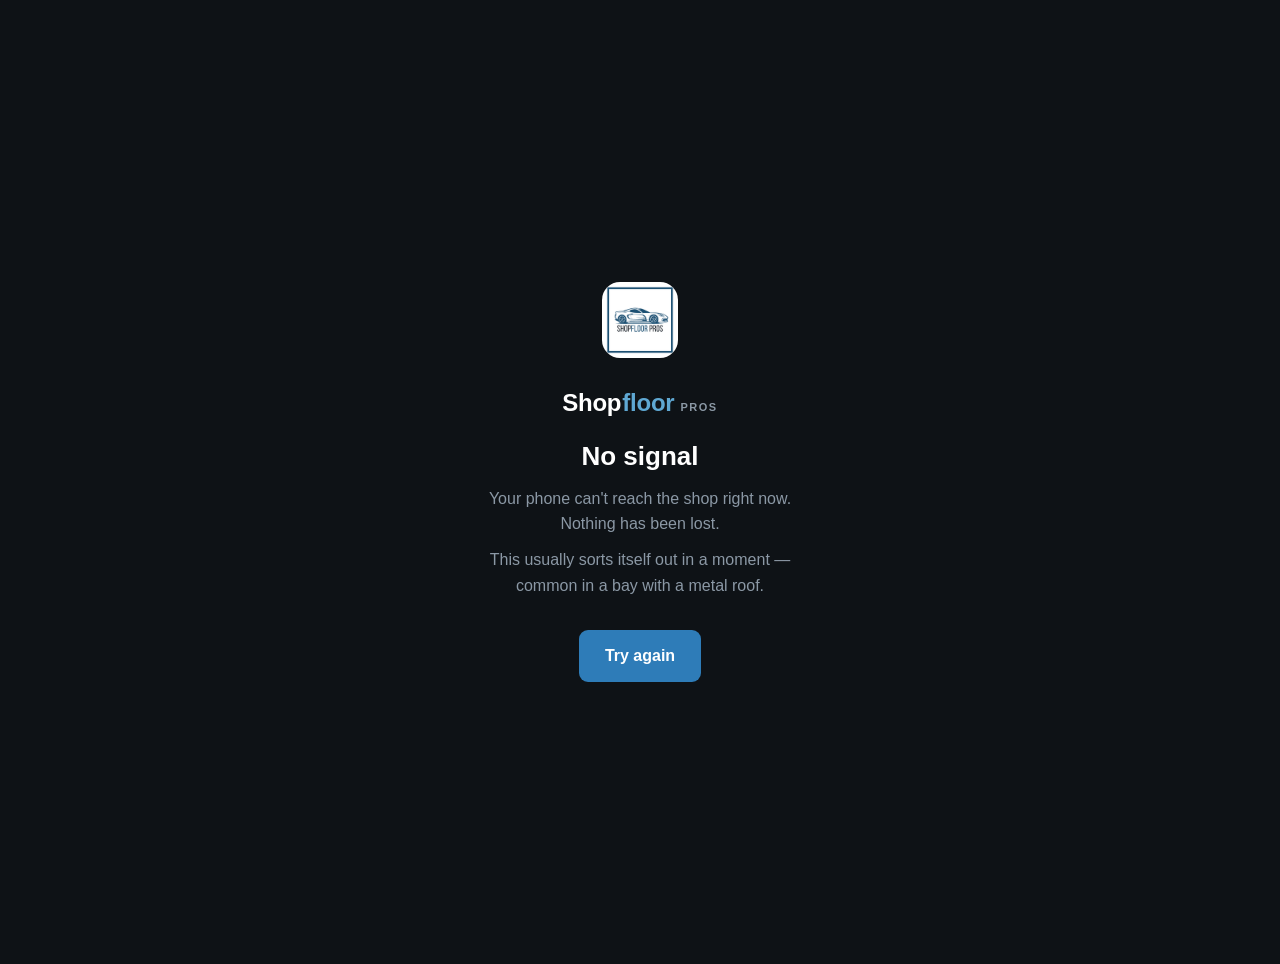
<file: offline.html>
<!doctype html>
<html lang="en">
<head>
<meta charset="utf-8" />
<meta name="viewport" content="width=device-width, initial-scale=1" />
<title>No signal · Shopfloor Pros</title>
<style>
  body { margin:0; background:#0E1216; color:#E8ECEF; min-height:100vh;
    display:flex; align-items:center; justify-content:center; padding:32px;
    font:16px/1.6 -apple-system,BlinkMacSystemFont,"Segoe UI",Roboto,sans-serif; }
  .box { max-width:360px; text-align:center; }
  h1 { font-size:26px; margin:14px 0 8px; color:#fff; }
  .wm { font-family:-apple-system,BlinkMacSystemFont,"Segoe UI",Roboto,sans-serif;
    font-weight:700; font-size:24px; letter-spacing:-.01em; color:#fff; margin-top:18px;
    display:flex; align-items:baseline; justify-content:center; gap:1px; }
  .wm em { font-style:normal; color:#5FA8D3; }
  .wm small { font-size:11px; font-weight:600; letter-spacing:.14em; margin-left:5px; color:#8B98A5; }
  p { color:#8B98A5; margin:0 0 10px; }
  img { width:76px; height:76px; border-radius:18px; }
  button { margin-top:22px; padding:13px 26px; border:none; border-radius:9px;
    background:#2E7CB8; color:#fff; font:inherit; font-weight:600; cursor:pointer; }
</style>
</head>
<body>
  <div class="box">
    <img src="/icon-192.png" alt="" />
    <div class="wm">Shop<em>floor</em><small>PROS</small></div>
    <h1>No signal</h1>
    <p>Your phone can't reach the shop right now. Nothing has been lost.</p>
    <p>This usually sorts itself out in a moment — common in a bay with a metal roof.</p>
    <button onclick="location.reload()">Try again</button>
  </div>
</body>
</html>
</file>
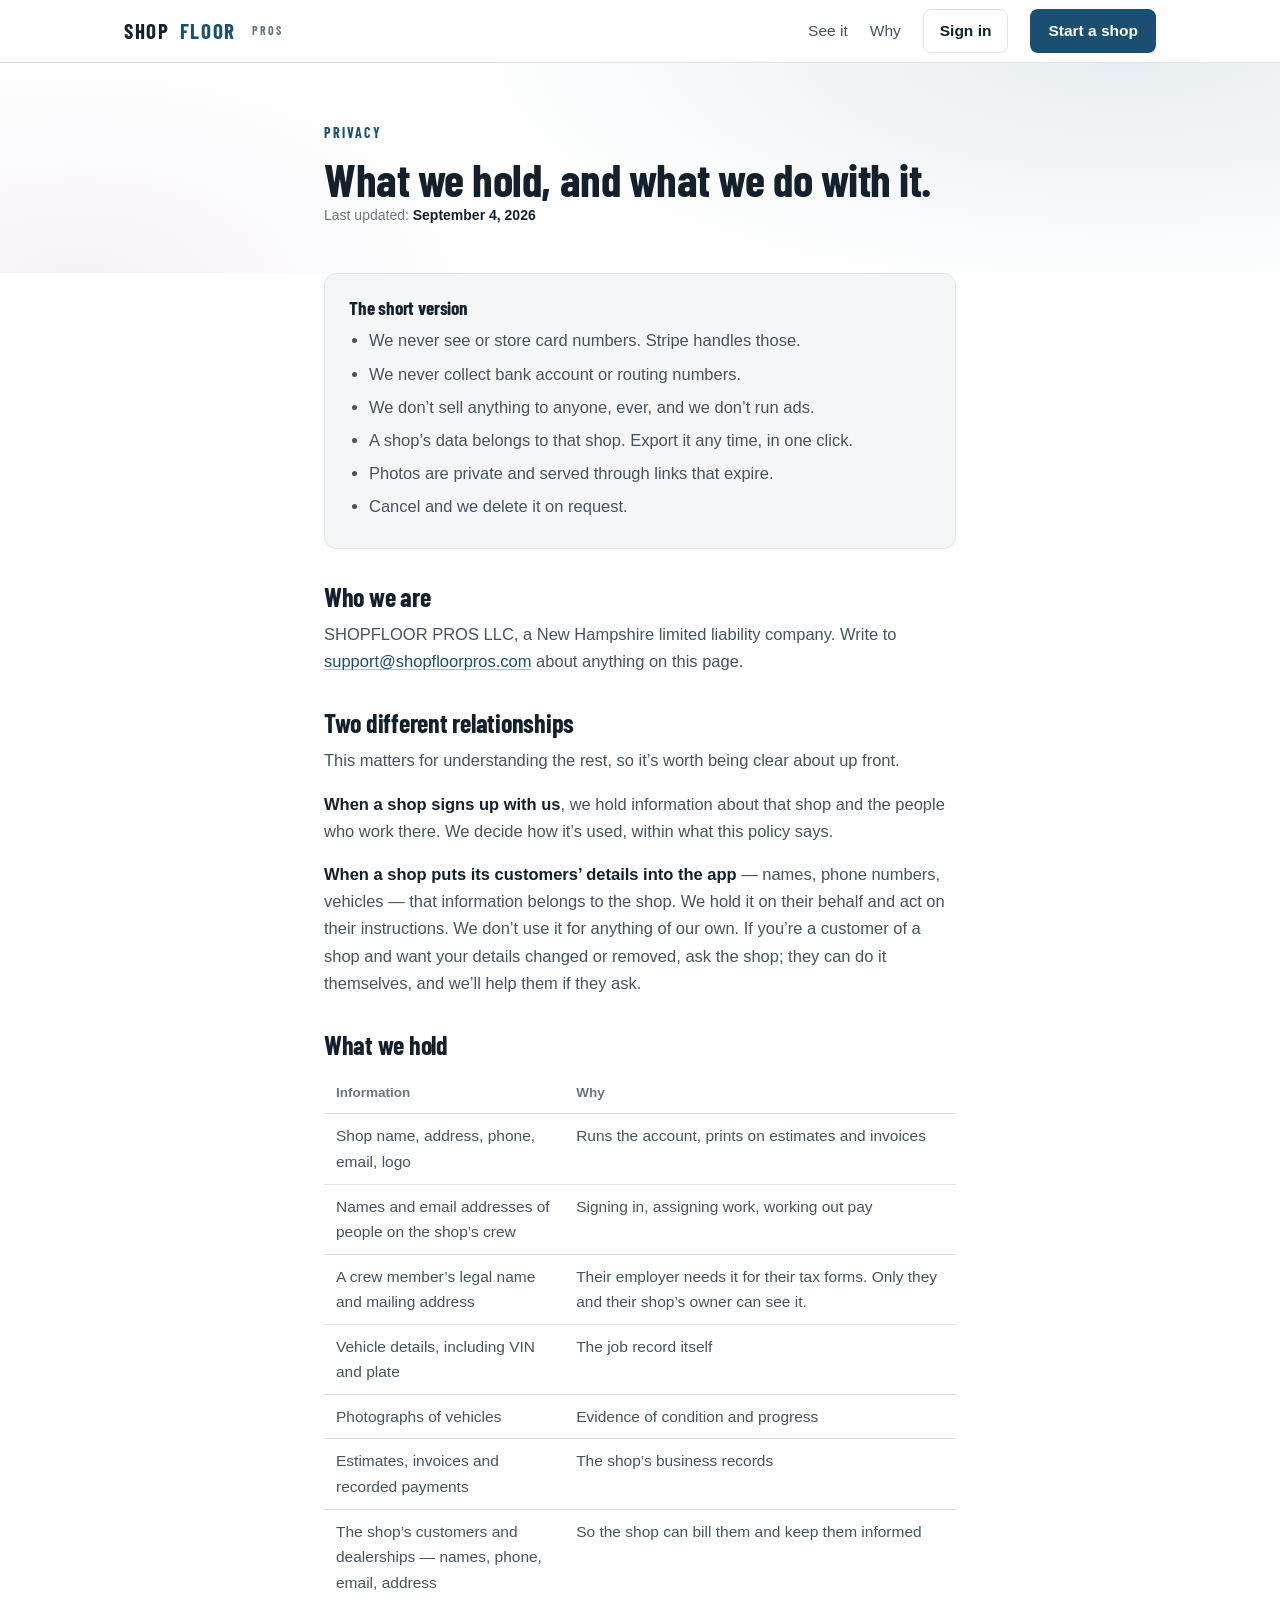
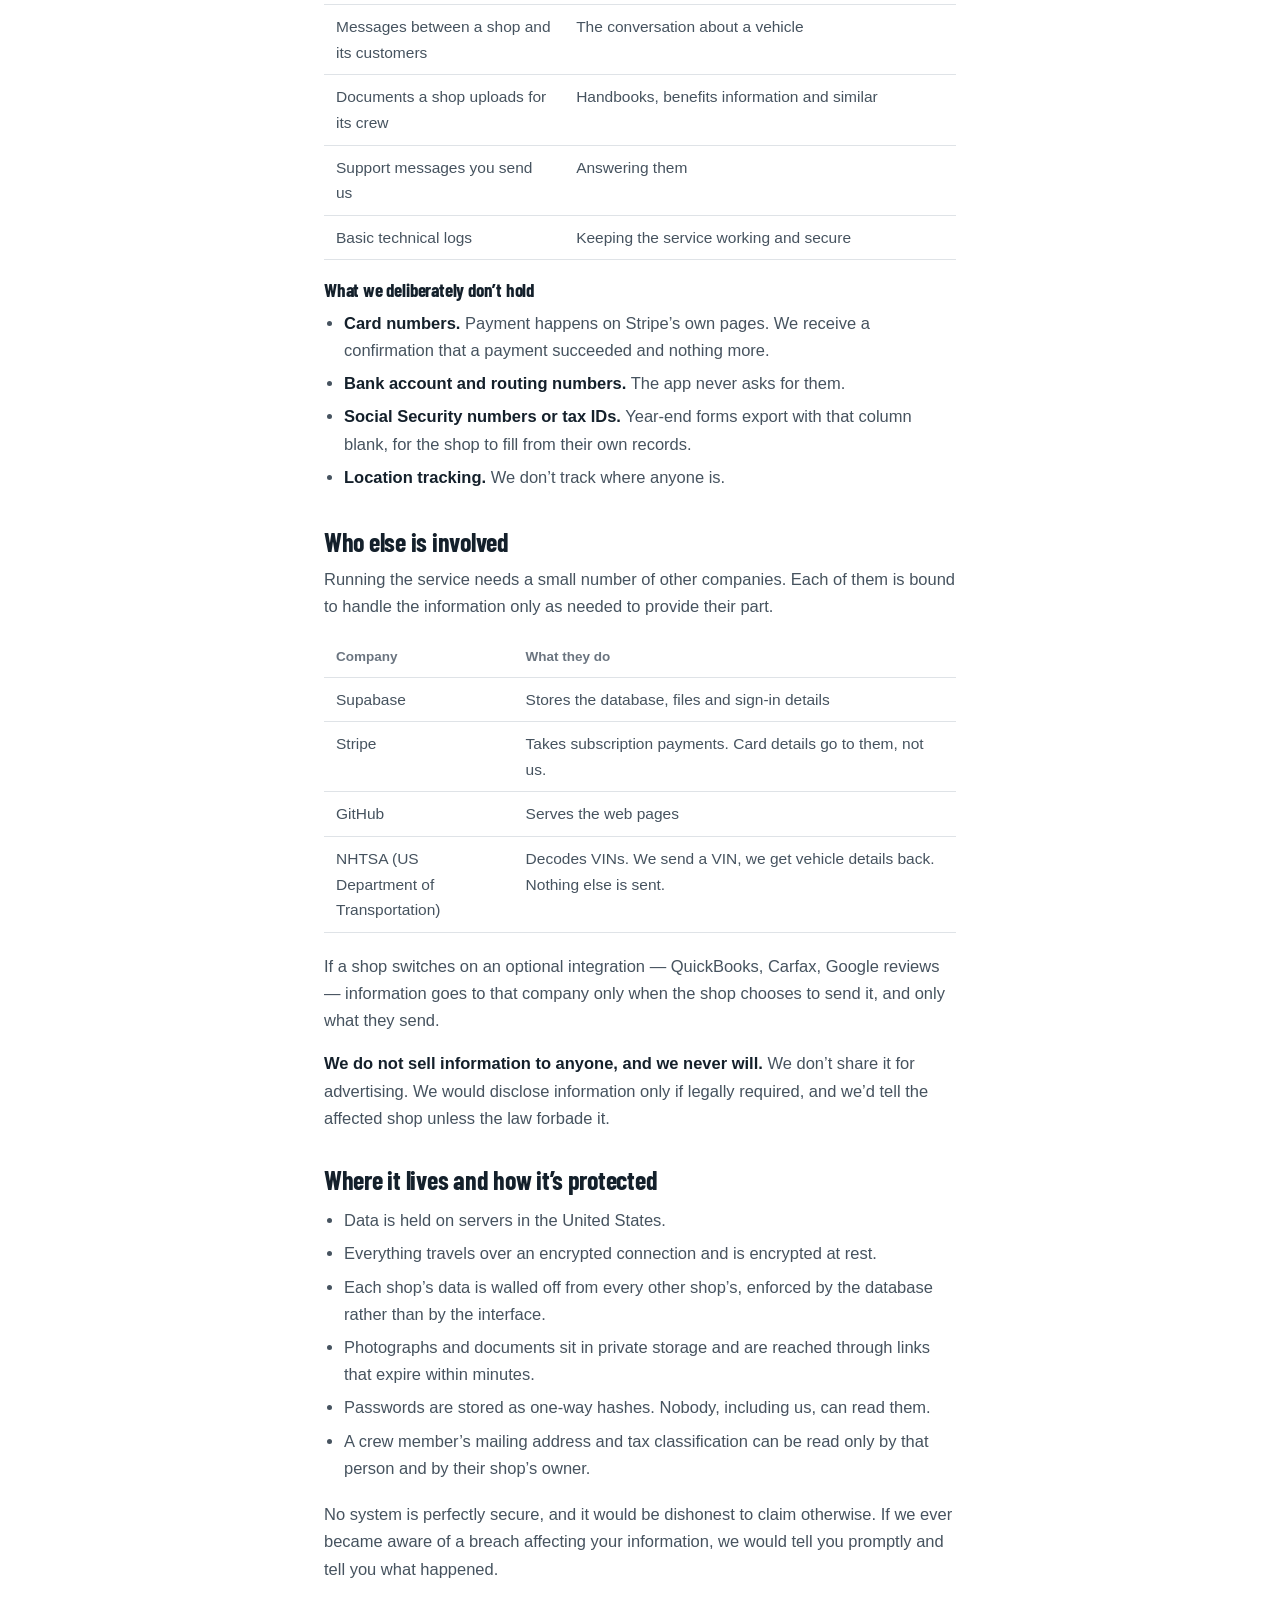
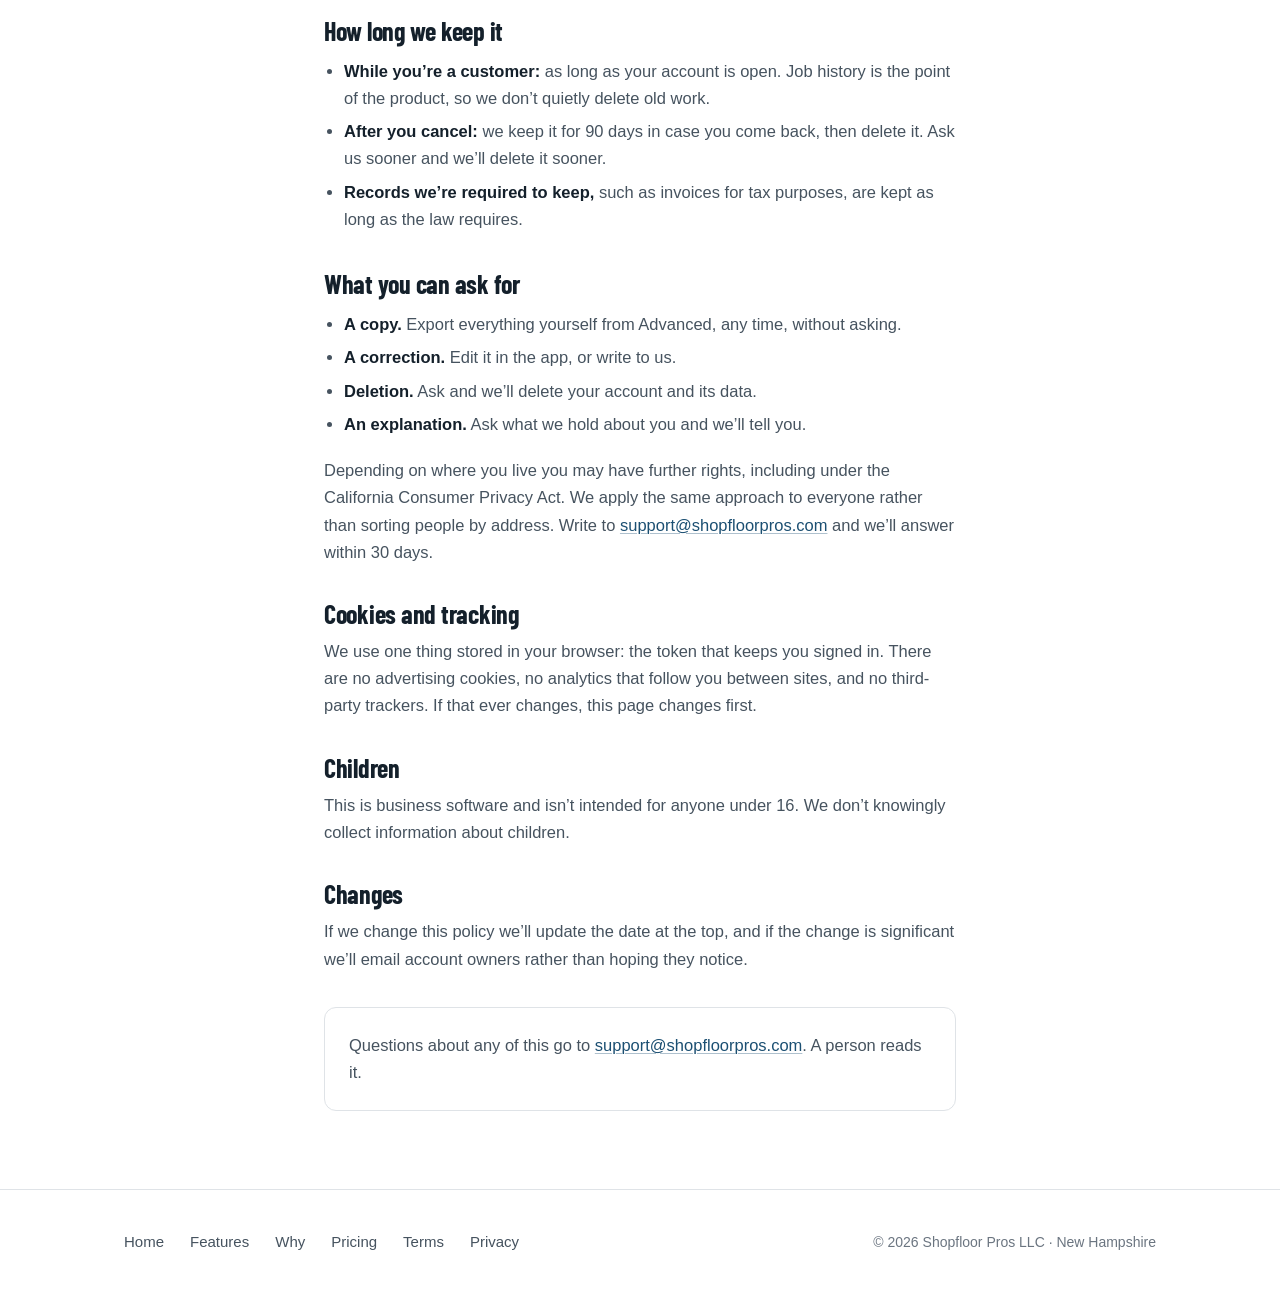
<file: privacy.html>
<!doctype html>
<html lang="en">
<head>
<meta charset="utf-8" />
<meta name="viewport" content="width=device-width, initial-scale=1" />
<title>Privacy · Shopfloor Pros</title>
<link rel="preconnect" href="https://fonts.googleapis.com">
<link rel="preconnect" href="https://fonts.gstatic.com" crossorigin>
<link href="https://fonts.googleapis.com/css2?family=Barlow+Condensed:wght@700&display=swap" rel="stylesheet">
<link rel="icon" href="/favicon-32.png" sizes="32x32" />
<link rel="apple-touch-icon" href="/apple-touch-icon.png" />
<link rel="stylesheet" href="site.css">
<style>
  .legal h2 { margin: 34px 0 10px; font-size: 26px; }
  .legal h3 { margin: 20px 0 6px; font-size: 19px; }
  .legal p, .legal li { font-size: 16.5px; }
  .legal table { width: 100%; border-collapse: collapse; margin: 14px 0 20px; font-size: 15.5px; }
  .legal th, .legal td { text-align: left; padding: 9px 12px; border-bottom: 1px solid var(--hair); vertical-align: top; }
  .legal th { color: var(--muted); font-weight: 600; font-size: 13.5px; }
  .legal ul { margin: 0 0 16px 20px; }
  .legal li { padding: 3px 0; }
</style>
  <link rel="manifest" href="/manifest.webmanifest" />
  <meta name="theme-color" content="#1B4F72" />
  <meta name="mobile-web-app-capable" content="yes" />
  <meta name="apple-mobile-web-app-capable" content="yes" />
  <meta name="apple-mobile-web-app-status-bar-style" content="default" />
  <meta name="apple-mobile-web-app-title" content="Shopfloor" />
  <link rel="apple-touch-icon" href="/apple-touch-icon.png" />
  <link rel="icon" href="/favicon-32.png" sizes="32x32" />
  <link rel="icon" href="/icon-192.png" sizes="192x192" />
</head>
<body>

<header class="top">
  <div class="wrap">
    <a class="mark" href="index.html">Shop<em>floor</em> <small>PROS</small></a>
    <nav class="nav">
      <a href="demo.html" class="hide-sm">See it</a>
      <a href="about.html" class="hide-sm">Why</a>
      <a href="app.html" class="signin">Sign in</a>
      <a href="join.html" class="cta">Start a shop</a>
    </nav>
  </div>
</header>

<section class="hero">
  <div class="narrow">
    <div class="eyebrow">Privacy</div>
    <h1>What we hold, and what we do with it.</h1>
    <p class="note">Last updated: <strong>September 4, 2026</strong></p>
  </div>
</section>

<section class="legal" style="padding-top:0">
  <div class="narrow">

    <div class="card tint">
      <h3 style="margin-top:0">The short version</h3>
      <ul style="margin-bottom:0">
        <li>We never see or store card numbers. Stripe handles those.</li>
        <li>We never collect bank account or routing numbers.</li>
        <li>We don’t sell anything to anyone, ever, and we don’t run ads.</li>
        <li>A shop’s data belongs to that shop. Export it any time, in one click.</li>
        <li>Photos are private and served through links that expire.</li>
        <li>Cancel and we delete it on request.</li>
      </ul>
    </div>

    <h2>Who we are</h2>
    <p>
      SHOPFLOOR PROS LLC, a New Hampshire limited liability company. Write to
      <a href="#" role="button" data-mailto="support@shopfloorpros.com" >support@shopfloorpros.com</a> about anything on this page.
    </p>

    <h2>Two different relationships</h2>
    <p>
      This matters for understanding the rest, so it’s worth being clear about up front.
    </p>
    <p>
      <strong>When a shop signs up with us</strong>, we hold information about that shop and the people
      who work there. We decide how it’s used, within what this policy says.
    </p>
    <p>
      <strong>When a shop puts its customers’ details into the app</strong> — names, phone numbers,
      vehicles — that information belongs to the shop. We hold it on their behalf and act on their
      instructions. We don’t use it for anything of our own. If you’re a customer of a shop and want
      your details changed or removed, ask the shop; they can do it themselves, and we’ll help them
      if they ask.
    </p>

    <h2>What we hold</h2>

    <table>
      <tr><th style="width:38%">Information</th><th>Why</th></tr>
      <tr><td>Shop name, address, phone, email, logo</td><td>Runs the account, prints on estimates and invoices</td></tr>
      <tr><td>Names and email addresses of people on the shop’s crew</td><td>Signing in, assigning work, working out pay</td></tr>
      <tr><td>A crew member’s legal name and mailing address</td><td>Their employer needs it for their tax forms. Only they and their shop’s owner can see it.</td></tr>
      <tr><td>Vehicle details, including VIN and plate</td><td>The job record itself</td></tr>
      <tr><td>Photographs of vehicles</td><td>Evidence of condition and progress</td></tr>
      <tr><td>Estimates, invoices and recorded payments</td><td>The shop’s business records</td></tr>
      <tr><td>The shop’s customers and dealerships — names, phone, email, address</td><td>So the shop can bill them and keep them informed</td></tr>
      <tr><td>Messages between a shop and its customers</td><td>The conversation about a vehicle</td></tr>
      <tr><td>Documents a shop uploads for its crew</td><td>Handbooks, benefits information and similar</td></tr>
      <tr><td>Support messages you send us</td><td>Answering them</td></tr>
      <tr><td>Basic technical logs</td><td>Keeping the service working and secure</td></tr>
    </table>

    <h3>What we deliberately don’t hold</h3>
    <ul>
      <li><strong>Card numbers.</strong> Payment happens on Stripe’s own pages. We receive a confirmation that a payment succeeded and nothing more.</li>
      <li><strong>Bank account and routing numbers.</strong> The app never asks for them.</li>
      <li><strong>Social Security numbers or tax IDs.</strong> Year-end forms export with that column blank, for the shop to fill from their own records.</li>
      <li><strong>Location tracking.</strong> We don’t track where anyone is.</li>
    </ul>

    <h2>Who else is involved</h2>
    <p>
      Running the service needs a small number of other companies. Each of them is bound to handle
      the information only as needed to provide their part.
    </p>
    <table>
      <tr><th style="width:30%">Company</th><th>What they do</th></tr>
      <tr><td>Supabase</td><td>Stores the database, files and sign-in details</td></tr>
      <tr><td>Stripe</td><td>Takes subscription payments. Card details go to them, not us.</td></tr>
      <tr><td>GitHub</td><td>Serves the web pages</td></tr>
      <tr><td>NHTSA (US Department of Transportation)</td><td>Decodes VINs. We send a VIN, we get vehicle details back. Nothing else is sent.</td></tr>
    </table>
    <p>
      If a shop switches on an optional integration — QuickBooks, Carfax, Google reviews — information
      goes to that company only when the shop chooses to send it, and only what they send.
    </p>
    <p>
      <strong>We do not sell information to anyone, and we never will.</strong> We don’t share it for
      advertising. We would disclose information only if legally required, and we’d tell the affected
      shop unless the law forbade it.
    </p>

    <h2>Where it lives and how it’s protected</h2>
    <ul>
      <li>Data is held on servers in the United States.</li>
      <li>Everything travels over an encrypted connection and is encrypted at rest.</li>
      <li>Each shop’s data is walled off from every other shop’s, enforced by the database rather than by the interface.</li>
      <li>Photographs and documents sit in private storage and are reached through links that expire within minutes.</li>
      <li>Passwords are stored as one-way hashes. Nobody, including us, can read them.</li>
      <li>A crew member’s mailing address and tax classification can be read only by that person and by their shop’s owner.</li>
    </ul>
    <p>
      No system is perfectly secure, and it would be dishonest to claim otherwise. If we ever became
      aware of a breach affecting your information, we would tell you promptly and tell you what
      happened.
    </p>

    <h2>How long we keep it</h2>
    <ul>
      <li><strong>While you’re a customer:</strong> as long as your account is open. Job history is the point of the product, so we don’t quietly delete old work.</li>
      <li><strong>After you cancel:</strong> we keep it for 90 days in case you come back, then delete it. Ask us sooner and we’ll delete it sooner.</li>
      <li><strong>Records we’re required to keep,</strong> such as invoices for tax purposes, are kept as long as the law requires.</li>
    </ul>

    <h2>What you can ask for</h2>
    <ul>
      <li><strong>A copy.</strong> Export everything yourself from Advanced, any time, without asking.</li>
      <li><strong>A correction.</strong> Edit it in the app, or write to us.</li>
      <li><strong>Deletion.</strong> Ask and we’ll delete your account and its data.</li>
      <li><strong>An explanation.</strong> Ask what we hold about you and we’ll tell you.</li>
    </ul>
    <p>
      Depending on where you live you may have further rights, including under the California
      Consumer Privacy Act. We apply the same approach to everyone rather than sorting people by
      address. Write to <a href="#" role="button" data-mailto="support@shopfloorpros.com" >support@shopfloorpros.com</a> and
      we’ll answer within 30 days.
    </p>

    <h2>Cookies and tracking</h2>
    <p>
      We use one thing stored in your browser: the token that keeps you signed in. There are no
      advertising cookies, no analytics that follow you between sites, and no third-party trackers.
      If that ever changes, this page changes first.
    </p>

    <h2>Children</h2>
    <p>
      This is business software and isn’t intended for anyone under 16. We don’t knowingly collect
      information about children.
    </p>

    <h2>Changes</h2>
    <p>
      If we change this policy we’ll update the date at the top, and if the change is significant
      we’ll email account owners rather than hoping they notice.
    </p>

    <div class="card" style="margin-top:34px">
      <p style="margin:0">
        Questions about any of this go to
        <a href="#" role="button" data-mailto="support@shopfloorpros.com" >support@shopfloorpros.com</a>. A person reads it.
      </p>
    </div>

  </div>
</section>

<footer>
  <div class="wrap">
    <a href="index.html">Home</a>
    <a href="demo.html">Features</a>
    <a href="about.html">Why</a>
    <a href="join.html">Pricing</a>
    <a href="terms.html">Terms</a>
    <a href="privacy.html">Privacy</a>
    <span class="sp">© <span id="yr"></span> Shopfloor Pros LLC · New Hampshire</span>
  </div>
</footer>

<script>document.getElementById('yr').textContent = new Date().getFullYear();</script>

<script>
/* Register the worker so the site can be added to a home screen,
   and offer the shortcut when the browser says it's possible. */
(function () {
  if ('serviceWorker' in navigator) {
    window.addEventListener('load', function () {
      navigator.serviceWorker.register('/sw.js').catch(function () {});
    });
  }
})();
</script>

<script>
/* Mailto does nothing in a browser with no mail handler, which is most
   people using webmail. So every mail link copies the address and says so,
   and still tries to open a mail app for those who have one. */
document.addEventListener('click', function (e) {
  var el = e.target.closest('[data-mailto]');
  if (!el) return;
  e.preventDefault();

  var addr = el.getAttribute('data-mailto');
  var subject = el.getAttribute('data-subject') || '';
  var note = el.parentNode.querySelector('.mailnote');
  if (!note) {
    note = document.createElement('span');
    note.className = 'mailnote';
    el.parentNode.insertBefore(note, el.nextSibling);
  }

  var say = function (msg) {
    note.textContent = ' ' + msg;
    setTimeout(function () { note.textContent = ''; }, 4000);
  };

  if (navigator.clipboard && navigator.clipboard.writeText) {
    navigator.clipboard.writeText(addr).then(
      function () { say('\u2014 copied'); },
      function () { say('\u2014 ' + addr); }
    );
  } else {
    say('\u2014 ' + addr);
  }

  var url = 'mailto:' + addr + (subject ? '?subject=' + encodeURIComponent(subject) : '');
  try { window.location.href = url; } catch (_) {}
});
</script>
</body>
</html>
</file>
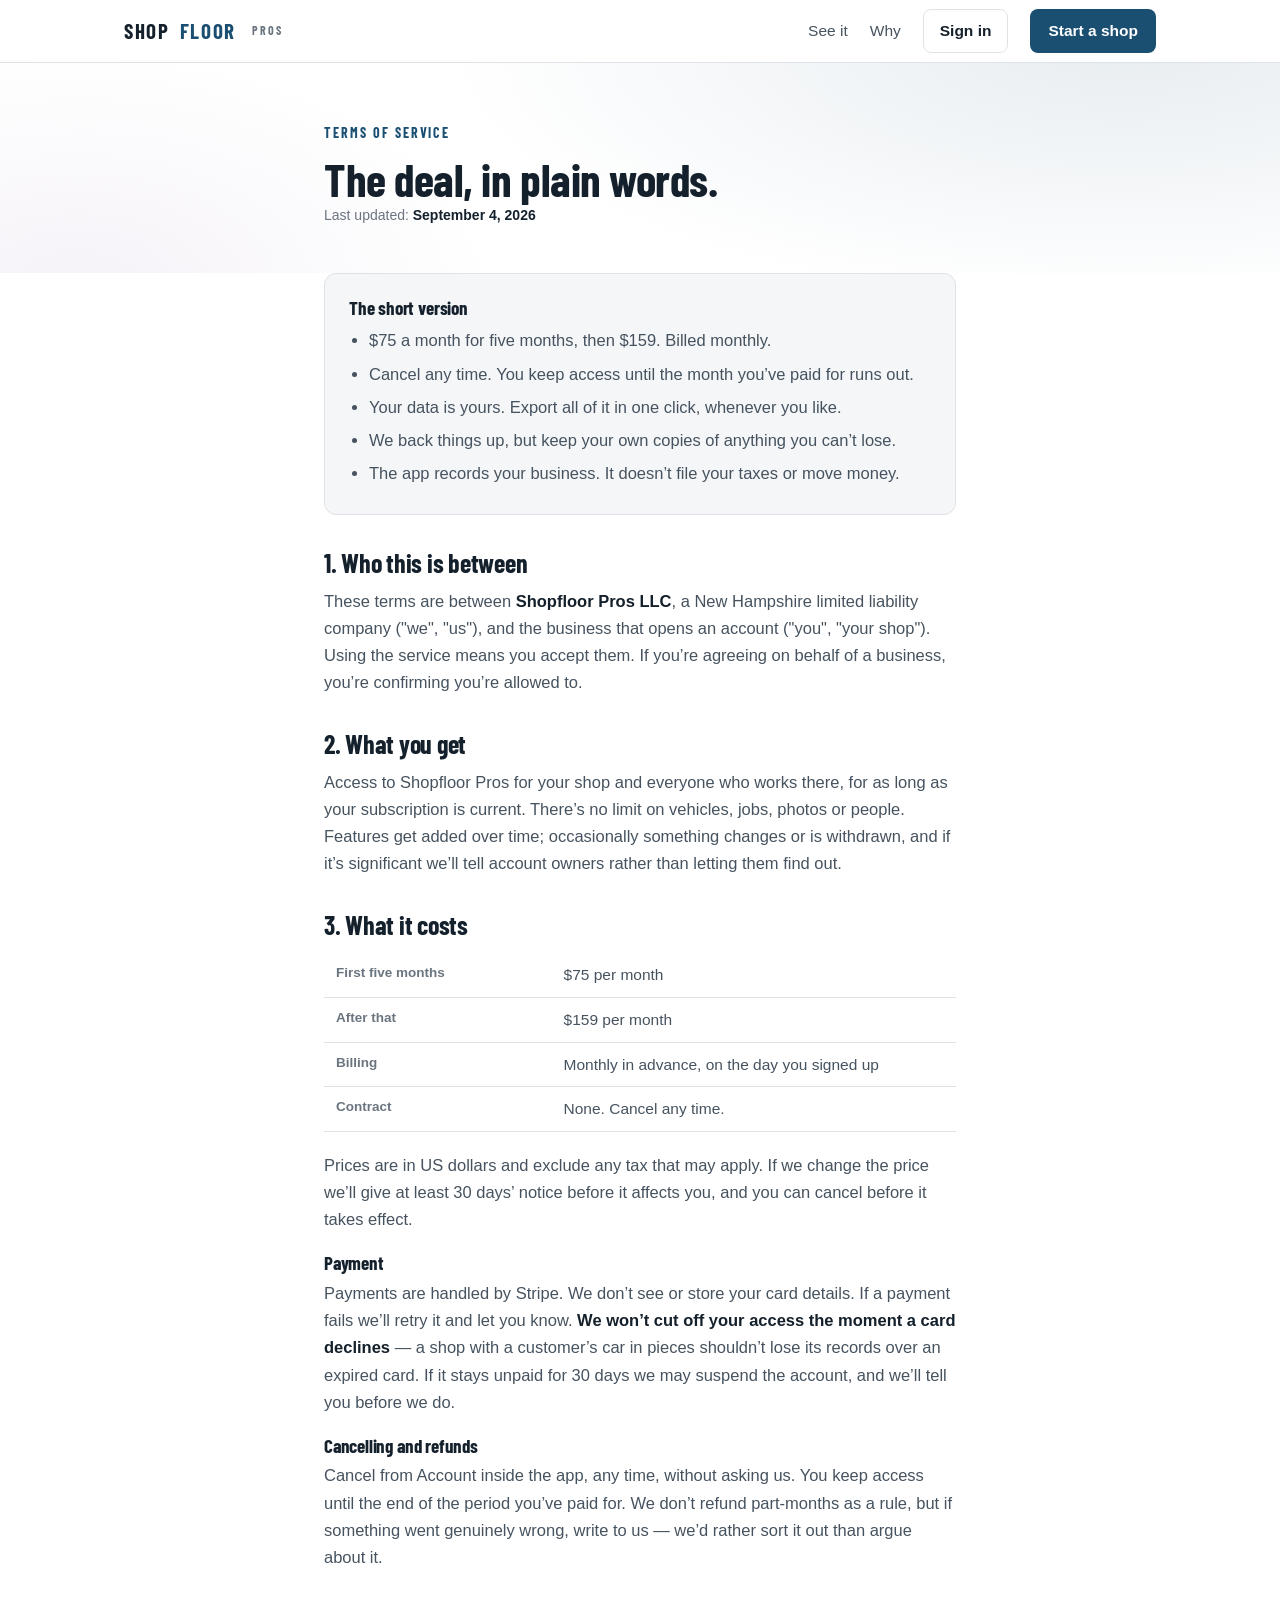
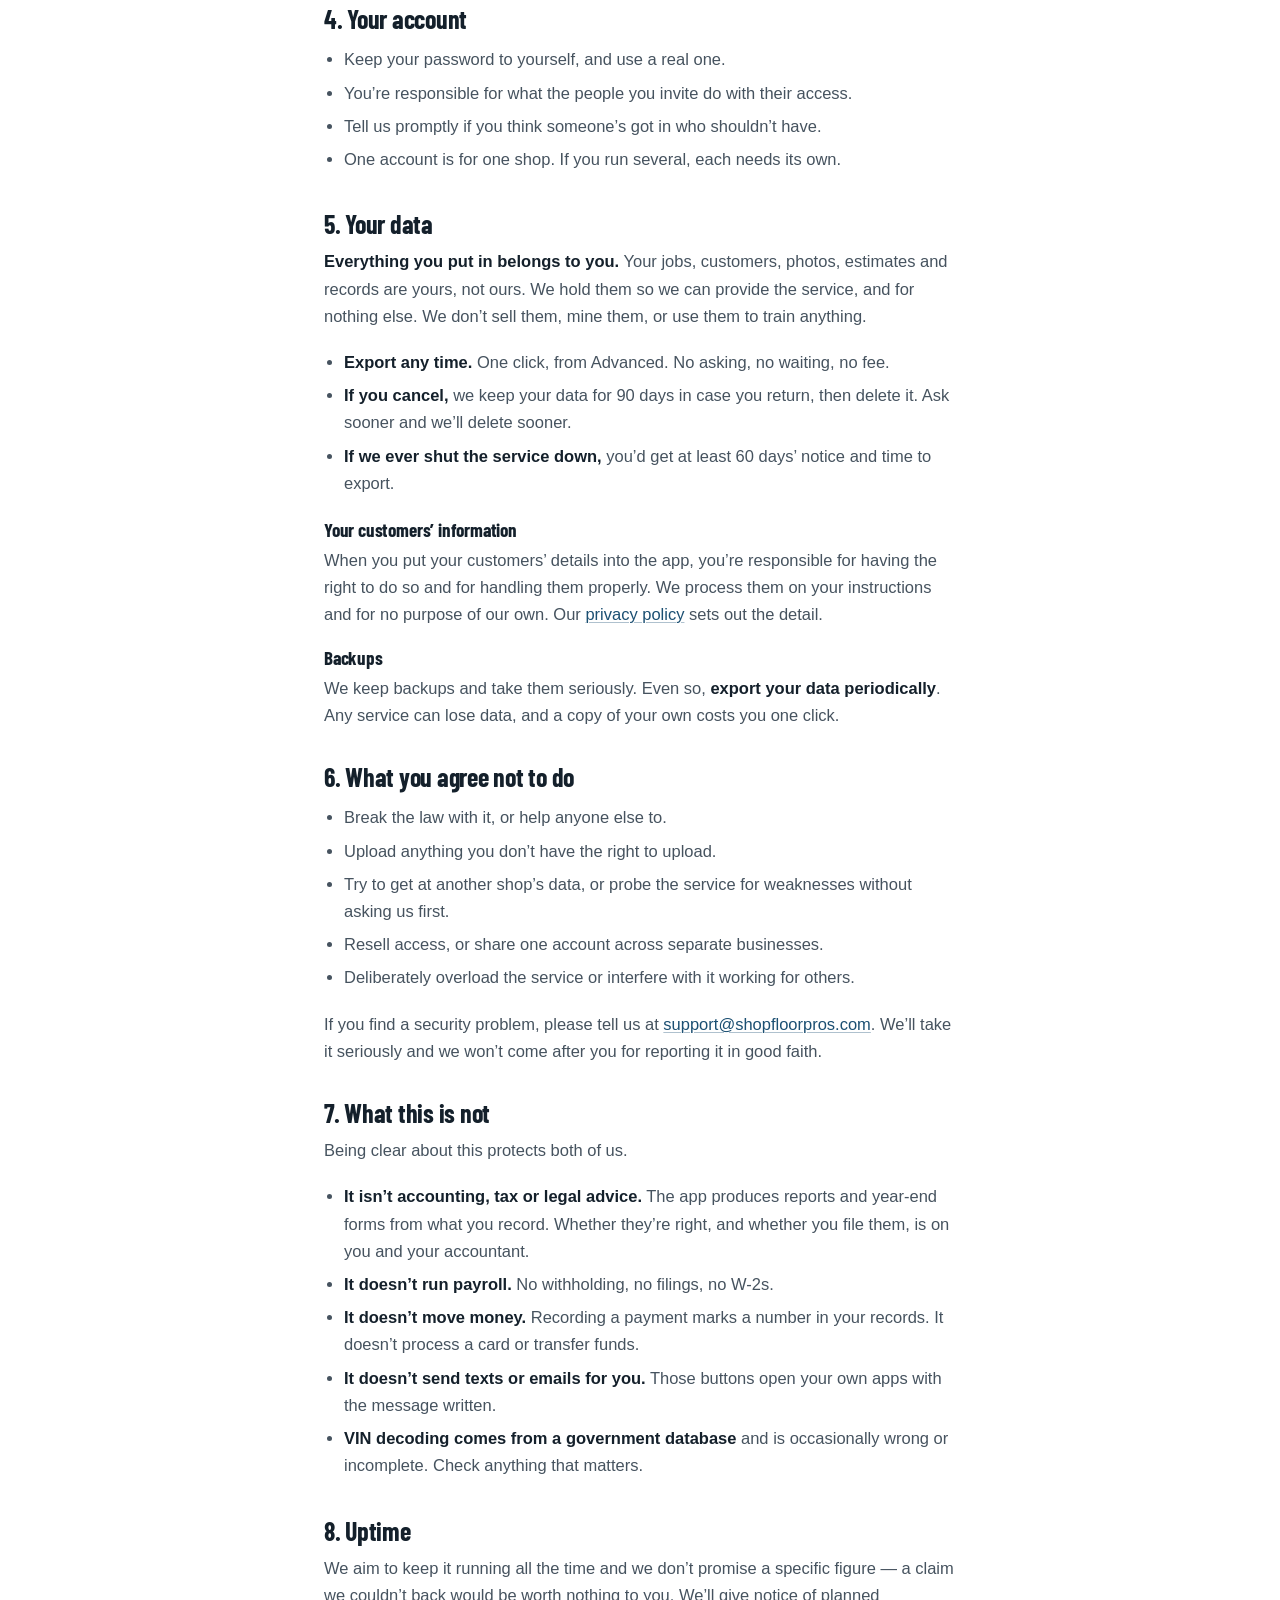
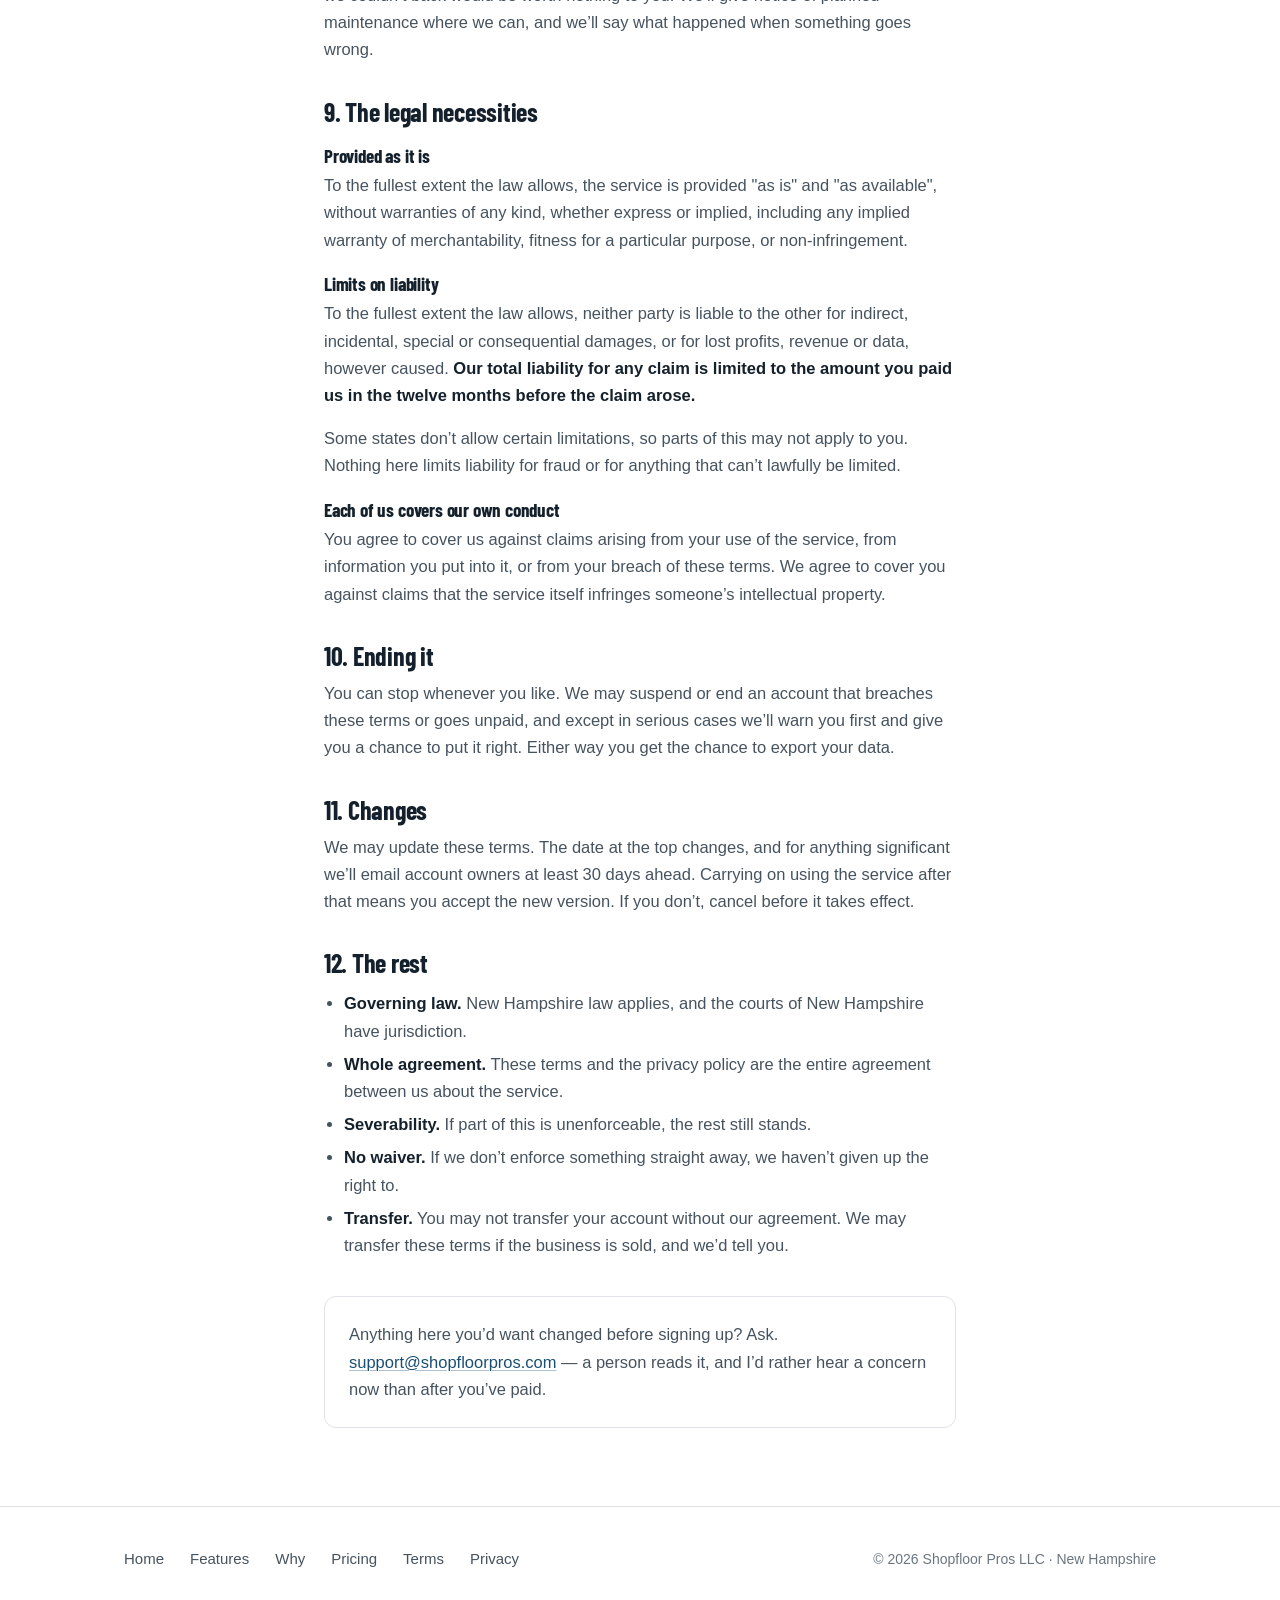
<file: terms.html>
<!doctype html>
<html lang="en">
<head>
<meta charset="utf-8" />
<meta name="viewport" content="width=device-width, initial-scale=1" />
<title>Terms · Shopfloor Pros</title>
<link rel="preconnect" href="https://fonts.googleapis.com">
<link rel="preconnect" href="https://fonts.gstatic.com" crossorigin>
<link href="https://fonts.googleapis.com/css2?family=Barlow+Condensed:wght@700&display=swap" rel="stylesheet">
<link rel="icon" href="/favicon-32.png" sizes="32x32" />
<link rel="apple-touch-icon" href="/apple-touch-icon.png" />
<link rel="stylesheet" href="site.css">
<style>
  .legal h2 { margin: 34px 0 10px; font-size: 26px; }
  .legal h3 { margin: 20px 0 6px; font-size: 19px; }
  .legal p, .legal li { font-size: 16.5px; }
  .legal ul { margin: 0 0 16px 20px; }
  .legal li { padding: 3px 0; }
  .legal table { width: 100%; border-collapse: collapse; margin: 14px 0 20px; font-size: 15.5px; }
  .legal th, .legal td { text-align: left; padding: 9px 12px; border-bottom: 1px solid var(--hair); vertical-align: top; }
  .legal th { color: var(--muted); font-weight: 600; font-size: 13.5px; }
</style>
  <link rel="manifest" href="/manifest.webmanifest" />
  <meta name="theme-color" content="#1B4F72" />
  <meta name="mobile-web-app-capable" content="yes" />
  <meta name="apple-mobile-web-app-capable" content="yes" />
  <meta name="apple-mobile-web-app-status-bar-style" content="default" />
  <meta name="apple-mobile-web-app-title" content="Shopfloor" />
  <link rel="apple-touch-icon" href="/apple-touch-icon.png" />
  <link rel="icon" href="/favicon-32.png" sizes="32x32" />
  <link rel="icon" href="/icon-192.png" sizes="192x192" />
</head>
<body>

<header class="top">
  <div class="wrap">
    <a class="mark" href="index.html">Shop<em>floor</em> <small>PROS</small></a>
    <nav class="nav">
      <a href="demo.html" class="hide-sm">See it</a>
      <a href="about.html" class="hide-sm">Why</a>
      <a href="app.html" class="signin">Sign in</a>
      <a href="join.html" class="cta">Start a shop</a>
    </nav>
  </div>
</header>

<section class="hero">
  <div class="narrow">
    <div class="eyebrow">Terms of service</div>
    <h1>The deal, in plain words.</h1>
    <p class="note">Last updated: <strong>September 4, 2026</strong></p>
  </div>
</section>

<section class="legal" style="padding-top:0">
  <div class="narrow">

    <div class="card tint">
      <h3 style="margin-top:0">The short version</h3>
      <ul style="margin-bottom:0">
        <li>$75 a month for five months, then $159. Billed monthly.</li>
        <li>Cancel any time. You keep access until the month you’ve paid for runs out.</li>
        <li>Your data is yours. Export all of it in one click, whenever you like.</li>
        <li>We back things up, but keep your own copies of anything you can’t lose.</li>
        <li>The app records your business. It doesn’t file your taxes or move money.</li>
      </ul>
    </div>

    <h2>1. Who this is between</h2>
    <p>
      These terms are between <strong>Shopfloor Pros LLC</strong>, a New Hampshire limited liability
      company ("we", "us"), and the business that opens an account ("you", "your shop"). Using the
      service means you accept them. If you’re agreeing on behalf of a business, you’re confirming
      you’re allowed to.
    </p>

    <h2>2. What you get</h2>
    <p>
      Access to Shopfloor Pros for your shop and everyone who works there, for as long as your
      subscription is current. There’s no limit on vehicles, jobs, photos or people. Features get
      added over time; occasionally something changes or is withdrawn, and if it’s significant we’ll
      tell account owners rather than letting them find out.
    </p>

    <h2>3. What it costs</h2>
    <table>
      <tr><th style="width:36%">First five months</th><td>$75 per month</td></tr>
      <tr><th>After that</th><td>$159 per month</td></tr>
      <tr><th>Billing</th><td>Monthly in advance, on the day you signed up</td></tr>
      <tr><th>Contract</th><td>None. Cancel any time.</td></tr>
    </table>
    <p>
      Prices are in US dollars and exclude any tax that may apply. If we change the price we’ll give
      at least 30 days’ notice before it affects you, and you can cancel before it takes effect.
    </p>

    <h3>Payment</h3>
    <p>
      Payments are handled by Stripe. We don’t see or store your card details. If a payment fails
      we’ll retry it and let you know. <strong>We won’t cut off your access the moment a card
      declines</strong> — a shop with a customer’s car in pieces shouldn’t lose its records over an
      expired card. If it stays unpaid for 30 days we may suspend the account, and we’ll tell you
      before we do.
    </p>

    <h3>Cancelling and refunds</h3>
    <p>
      Cancel from Account inside the app, any time, without asking us. You keep access until the end
      of the period you’ve paid for. We don’t refund part-months as a rule, but if something went
      genuinely wrong, write to us — we’d rather sort it out than argue about it.
    </p>

    <h2>4. Your account</h2>
    <ul>
      <li>Keep your password to yourself, and use a real one.</li>
      <li>You’re responsible for what the people you invite do with their access.</li>
      <li>Tell us promptly if you think someone’s got in who shouldn’t have.</li>
      <li>One account is for one shop. If you run several, each needs its own.</li>
    </ul>

    <h2>5. Your data</h2>
    <p>
      <strong>Everything you put in belongs to you.</strong> Your jobs, customers, photos, estimates
      and records are yours, not ours. We hold them so we can provide the service, and for nothing
      else. We don’t sell them, mine them, or use them to train anything.
    </p>
    <ul>
      <li><strong>Export any time.</strong> One click, from Advanced. No asking, no waiting, no fee.</li>
      <li><strong>If you cancel,</strong> we keep your data for 90 days in case you return, then delete it. Ask sooner and we’ll delete sooner.</li>
      <li><strong>If we ever shut the service down,</strong> you’d get at least 60 days’ notice and time to export.</li>
    </ul>

    <h3>Your customers’ information</h3>
    <p>
      When you put your customers’ details into the app, you’re responsible for having the right to
      do so and for handling them properly. We process them on your instructions and for no purpose
      of our own. Our <a href="privacy.html">privacy policy</a> sets out the detail.
    </p>

    <h3>Backups</h3>
    <p>
      We keep backups and take them seriously. Even so, <strong>export your data periodically</strong>.
      Any service can lose data, and a copy of your own costs you one click.
    </p>

    <h2>6. What you agree not to do</h2>
    <ul>
      <li>Break the law with it, or help anyone else to.</li>
      <li>Upload anything you don’t have the right to upload.</li>
      <li>Try to get at another shop’s data, or probe the service for weaknesses without asking us first.</li>
      <li>Resell access, or share one account across separate businesses.</li>
      <li>Deliberately overload the service or interfere with it working for others.</li>
    </ul>
    <p>
      If you find a security problem, please tell us at
      <a href="#" role="button" data-mailto="support@shopfloorpros.com" >support@shopfloorpros.com</a>. We’ll take it
      seriously and we won’t come after you for reporting it in good faith.
    </p>

    <h2>7. What this is not</h2>
    <p>
      Being clear about this protects both of us.
    </p>
    <ul>
      <li><strong>It isn’t accounting, tax or legal advice.</strong> The app produces reports and year-end forms from what you record. Whether they’re right, and whether you file them, is on you and your accountant.</li>
      <li><strong>It doesn’t run payroll.</strong> No withholding, no filings, no W-2s.</li>
      <li><strong>It doesn’t move money.</strong> Recording a payment marks a number in your records. It doesn’t process a card or transfer funds.</li>
      <li><strong>It doesn’t send texts or emails for you.</strong> Those buttons open your own apps with the message written.</li>
      <li><strong>VIN decoding comes from a government database</strong> and is occasionally wrong or incomplete. Check anything that matters.</li>
    </ul>

    <h2>8. Uptime</h2>
    <p>
      We aim to keep it running all the time and we don’t promise a specific figure — a claim we
      couldn’t back would be worth nothing to you. We’ll give notice of planned maintenance where we
      can, and we’ll say what happened when something goes wrong.
    </p>

    <h2>9. The legal necessities</h2>

    <h3>Provided as it is</h3>
    <p>
      To the fullest extent the law allows, the service is provided "as is" and "as available",
      without warranties of any kind, whether express or implied, including any implied warranty of
      merchantability, fitness for a particular purpose, or non-infringement.
    </p>

    <h3>Limits on liability</h3>
    <p>
      To the fullest extent the law allows, neither party is liable to the other for indirect,
      incidental, special or consequential damages, or for lost profits, revenue or data, however
      caused. <strong>Our total liability for any claim is limited to the amount you paid us in the
      twelve months before the claim arose.</strong>
    </p>
    <p>
      Some states don’t allow certain limitations, so parts of this may not apply to you. Nothing
      here limits liability for fraud or for anything that can’t lawfully be limited.
    </p>

    <h3>Each of us covers our own conduct</h3>
    <p>
      You agree to cover us against claims arising from your use of the service, from information
      you put into it, or from your breach of these terms. We agree to cover you against claims that
      the service itself infringes someone’s intellectual property.
    </p>

    <h2>10. Ending it</h2>
    <p>
      You can stop whenever you like. We may suspend or end an account that breaches these terms or
      goes unpaid, and except in serious cases we’ll warn you first and give you a chance to put it
      right. Either way you get the chance to export your data.
    </p>

    <h2>11. Changes</h2>
    <p>
      We may update these terms. The date at the top changes, and for anything significant we’ll
      email account owners at least 30 days ahead. Carrying on using the service after that means
      you accept the new version. If you don’t, cancel before it takes effect.
    </p>

    <h2>12. The rest</h2>
    <ul>
      <li><strong>Governing law.</strong> New Hampshire law applies, and the courts of New Hampshire have jurisdiction.</li>
      <li><strong>Whole agreement.</strong> These terms and the privacy policy are the entire agreement between us about the service.</li>
      <li><strong>Severability.</strong> If part of this is unenforceable, the rest still stands.</li>
      <li><strong>No waiver.</strong> If we don’t enforce something straight away, we haven’t given up the right to.</li>
      <li><strong>Transfer.</strong> You may not transfer your account without our agreement. We may transfer these terms if the business is sold, and we’d tell you.</li>
    </ul>

    <div class="card" style="margin-top:34px">
      <p style="margin:0">
        Anything here you’d want changed before signing up? Ask.
        <a href="#" role="button" data-mailto="support@shopfloorpros.com" >support@shopfloorpros.com</a> — a person reads it,
        and I’d rather hear a concern now than after you’ve paid.
      </p>
    </div>

  </div>
</section>

<footer>
  <div class="wrap">
    <a href="index.html">Home</a>
    <a href="demo.html">Features</a>
    <a href="about.html">Why</a>
    <a href="join.html">Pricing</a>
    <a href="terms.html">Terms</a>
    <a href="privacy.html">Privacy</a>
    <span class="sp">© <span id="yr"></span> Shopfloor Pros LLC · New Hampshire</span>
  </div>
</footer>

<script>document.getElementById('yr').textContent = new Date().getFullYear();</script>

<script>
/* Register the worker so the site can be added to a home screen,
   and offer the shortcut when the browser says it's possible. */
(function () {
  if ('serviceWorker' in navigator) {
    window.addEventListener('load', function () {
      navigator.serviceWorker.register('/sw.js').catch(function () {});
    });
  }
})();
</script>

<script>
/* Mailto does nothing in a browser with no mail handler, which is most
   people using webmail. So every mail link copies the address and says so,
   and still tries to open a mail app for those who have one. */
document.addEventListener('click', function (e) {
  var el = e.target.closest('[data-mailto]');
  if (!el) return;
  e.preventDefault();

  var addr = el.getAttribute('data-mailto');
  var subject = el.getAttribute('data-subject') || '';
  var note = el.parentNode.querySelector('.mailnote');
  if (!note) {
    note = document.createElement('span');
    note.className = 'mailnote';
    el.parentNode.insertBefore(note, el.nextSibling);
  }

  var say = function (msg) {
    note.textContent = ' ' + msg;
    setTimeout(function () { note.textContent = ''; }, 4000);
  };

  if (navigator.clipboard && navigator.clipboard.writeText) {
    navigator.clipboard.writeText(addr).then(
      function () { say('\u2014 copied'); },
      function () { say('\u2014 ' + addr); }
    );
  } else {
    say('\u2014 ' + addr);
  }

  var url = 'mailto:' + addr + (subject ? '?subject=' + encodeURIComponent(subject) : '');
  try { window.location.href = url; } catch (_) {}
});
</script>
</body>
</html>
</file>
<file: site.css>
/* Shopfloor Pros — public site
   Same typography and colors as the app, so the site and the product
   feel like one thing. */

:root {
  --ink:      #14202B;
  --body:     #46535F;
  --muted:    #6B7580;
  --hair:     #DFE3E7;
  --bg:       #FFFFFF;
  --wash:     #F4F6F8;
  --accent:   #1B4F72;   /* Northsky Blue GAZ */
  --accent-2: #2E7CB8;
  --plum:     #5B2A83;   /* Plum Crazy FC7 */
  --mango:    #E4622A;   /* Go Mango EK2 */
  --soul:     #8E1216;   /* Soul Red 46V */
  --deep:     #0E1A24;
  --go:       #2F7A46;
  --flag:     #B4352C;
  --amber:    #C08A2E;
}

* { box-sizing: border-box; margin: 0; padding: 0; }

html { scroll-behavior: smooth; }

body {
  background: var(--bg);
  color: var(--body);
  font: 17px/1.65 -apple-system, BlinkMacSystemFont, "Segoe UI", Roboto, Helvetica, Arial, sans-serif;
  -webkit-font-smoothing: antialiased;
}

h1, h2, h3, .cond {
  font-family: 'Barlow Condensed', 'Arial Narrow', sans-serif;
  color: var(--ink);
  font-weight: 700;
  line-height: 1.08;
  letter-spacing: -0.01em;
}

h1 { font-size: clamp(38px, 6vw, 62px); }
h2 { font-size: clamp(28px, 4vw, 40px); margin-bottom: 14px; }
h3 { font-size: 22px; margin-bottom: 8px; }

p { margin-bottom: 16px; }
a { color: var(--accent); }
strong { color: var(--ink); font-weight: 600; }

.wrap    { max-width: 1080px; margin: 0 auto; padding: 0 24px; }
.narrow  { max-width: 680px; margin: 0 auto; padding: 0 24px; }

/* ── header ── */
.top {
  position: sticky; top: 0; z-index: 50;
  background: rgba(255,255,255,.94);
  backdrop-filter: saturate(180%) blur(8px);
  border-bottom: 1px solid var(--hair);
}
.top .wrap { display: flex; align-items: center; gap: 26px; height: 62px; }
.mark {
  font-family: 'Barlow Condensed', sans-serif; font-weight: 700; font-size: 21px;
  letter-spacing: .08em; text-transform: uppercase; color: var(--ink); text-decoration: none;
  display: inline-flex; align-items: center; gap: 10px;
}
.mark em { font-style: normal; color: var(--accent); }
.mark small { font-size: 12px; letter-spacing: .16em; margin-left: 6px; color: var(--muted); }
.nav { margin-left: auto; display: flex; gap: 22px; align-items: center; }
.nav a { color: var(--body); text-decoration: none; font-size: 15.5px; }
.nav a:hover { color: var(--ink); }
.nav a.cta {
  background: var(--accent); color: #fff; padding: 9px 18px; border-radius: 8px; font-weight: 600;
}
/* Sign in is a returning customer's most-wanted link. It gets a button
   of its own, and it never hides on a small screen. */
.nav a.signin {
  border: 1px solid var(--hair); color: var(--ink); padding: 8px 16px;
  border-radius: 8px; font-weight: 600;
}
.nav a.signin:hover { border-color: var(--accent); color: var(--accent); }
@media (max-width: 560px) {
  .top .wrap { gap: 10px; height: 58px; }
  .mark { font-size: 18px; letter-spacing: .06em; white-space: nowrap; }
  .mark small { display: none; }
  .nav { gap: 8px; flex: none; }
  .nav a { white-space: nowrap; }
  .nav a.signin, .nav a.cta { padding: 8px 12px; font-size: 14px; }
}
@media (max-width: 380px) {
  .nav a.cta { padding: 8px 10px; }
  .mark { font-size: 16.5px; }
}
@media (max-width: 720px) { .nav a.hide-sm { display: none; } .top .wrap { gap: 14px; } }

/* ── sections ── */
.hero { padding: 74px 0 60px; }
.hero p.lead { font-size: 20px; max-width: 620px; margin-top: 18px; }
.eyebrow {
  font-family: 'Barlow Condensed', sans-serif; font-weight: 700; font-size: 14px;
  letter-spacing: .14em; text-transform: uppercase; color: var(--accent); margin-bottom: 10px;
}
section { padding: 58px 0; }
section.wash { background: var(--wash); border-top: 1px solid var(--hair); border-bottom: 1px solid var(--hair); }

/* ── buttons ── */
.btn {
  display: inline-block; padding: 14px 26px; border-radius: 9px; font-weight: 600; font-size: 16.5px;
  text-decoration: none; border: none; cursor: pointer; font-family: inherit;
}
.btn.solid  { background: var(--accent); color: #fff; }
.btn.solid:hover { background: #16405D; }
.btn.ghost  { background: transparent; color: var(--ink); border: 1px solid var(--hair); }
.btn:disabled { opacity: .5; cursor: not-allowed; }
.btns { display: flex; gap: 12px; flex-wrap: wrap; margin-top: 26px; }

/* ── cards and grids ── */
.grid { display: grid; gap: 20px; }
.g2 { grid-template-columns: repeat(auto-fit, minmax(300px, 1fr)); }
.g3 { grid-template-columns: repeat(auto-fit, minmax(260px, 1fr)); }
.card {
  background: var(--bg); border: 1px solid var(--hair); border-radius: 12px; padding: 24px;
}
.card.tint { background: var(--wash); }
.card h3 { margin-bottom: 6px; }
.card p:last-child { margin-bottom: 0; }

/* ── screenshot frames ── */
.shot {
  border: 1px solid var(--hair); border-radius: 12px; overflow: hidden;
  background: var(--wash); box-shadow: 0 2px 18px rgba(20,32,43,.07);
}
.shot img { width: 100%; display: block; }
.shot .slot {
  aspect-ratio: 16 / 10; display: flex; flex-direction: column; align-items: center;
  justify-content: center; color: var(--muted); font-size: 14px; text-align: center; padding: 24px; gap: 6px;
}
.shot .slot b { color: var(--body); font-size: 15px; }
.phone { max-width: 300px; }
.phone .slot { aspect-ratio: 9 / 17; }

.feature { display: grid; grid-template-columns: 1fr 1fr; gap: 44px; align-items: center; padding: 42px 0; }
.feature:nth-child(even) .txt { order: 2; }
@media (max-width: 820px) {
  .feature { grid-template-columns: 1fr; gap: 24px; }
  .feature:nth-child(even) .txt { order: 0; }
}

/* ── lists ── */
ul.ticks { list-style: none; margin: 0 0 16px; }
ul.ticks li { padding: 7px 0 7px 28px; position: relative; }
ul.ticks li::before {
  content: "→"; position: absolute; left: 0; color: var(--accent); font-weight: 700;
}

/* ── pricing ── */
.price { font-family: 'Barlow Condensed', sans-serif; font-weight: 700; font-size: 56px; color: var(--ink); line-height: 1; }
.price small { font-size: 17px; font-weight: 500; color: var(--muted); font-family: inherit; }

/* ── forms ── */
label.lab { display: block; font-size: 13.5px; color: var(--muted); margin: 14px 0 5px; font-weight: 500; }
.field {
  width: 100%; padding: 13px 14px; border: 1px solid var(--hair); border-radius: 9px;
  font: inherit; font-size: 16px; color: var(--ink); background: #fff;
}
.field:focus { outline: none; border-color: var(--accent); box-shadow: 0 0 0 3px rgba(27,79,114,.12); }
.two { display: grid; grid-template-columns: 1fr 1fr; gap: 12px; }
@media (max-width: 560px) { .two { grid-template-columns: 1fr; } }
.err { color: var(--flag); font-size: 14.5px; margin: 10px 0; }
.note { font-size: 14px; color: var(--muted); }

/* ── footer ── */
footer { border-top: 1px solid var(--hair); padding: 40px 0; margin-top: 20px; font-size: 15px; }
footer .wrap { display: flex; gap: 26px; flex-wrap: wrap; align-items: center; }
footer a { color: var(--body); text-decoration: none; }
footer .sp { margin-left: auto; color: var(--muted); font-size: 14px; }

@media (prefers-reduced-motion: reduce) { html { scroll-behavior: auto; } }


/* ══════════════════════════════════════════════════════════
   Depth, color and a bit of shop-floor character
   ══════════════════════════════════════════════════════════ */

/* Paint chips down the edge of the hero — the nine themes,
   which is a real feature and a bit of color at the same time. */
.hero { position: relative; overflow: hidden; }
.hero::before {
  content: ""; position: absolute; inset: 0;
  background:
    radial-gradient(1100px 420px at 88% -8%, rgba(27,79,114,.10), transparent 62%),
    radial-gradient(700px 400px at 6% 108%, rgba(91,42,131,.06), transparent 60%);
  pointer-events: none;
}
.hero .wrap { position: relative; }

.chips { display: flex; gap: 6px; margin-bottom: 22px; }
.chips i { width: 30px; height: 7px; border-radius: 4px; display: block; }

h1 .u {
  background-image: linear-gradient(transparent 62%, rgba(228,98,42,.28) 62%);
  padding: 0 2px;
}

/* Hero laid out with room for a visual beside it */
.split { display: grid; grid-template-columns: 1.05fr .95fr; gap: 54px; align-items: center; }
@media (max-width: 900px) { .split { grid-template-columns: 1fr; gap: 34px; } }

/* A phone, drawn rather than photographed */
.device {
  width: 296px; margin: 0 auto; border-radius: 34px; padding: 10px;
  background: linear-gradient(160deg, #2A3742, #14202B);
  box-shadow: 0 26px 60px rgba(20,32,43,.30), 0 3px 10px rgba(20,32,43,.18);
}
.device .screen {
  background: #0E1216; border-radius: 26px; overflow: hidden; color: #E8ECEF;
  font-size: 11.5px; line-height: 1.45;
}
.device .bar {
  padding: 11px 13px 9px; border-bottom: 1px solid #232B33;
  display: flex; align-items: center; gap: 8px;
}
.device .bar .dot { width: 17px; height: 17px; border-radius: 5px; background: var(--accent-2); flex: none; }
.device .bar .nm {
  font-family: 'Barlow Condensed', sans-serif; font-weight: 700; font-size: 12px;
  letter-spacing: .09em; text-transform: uppercase;
}
.device .body { padding: 11px 12px 14px; }
.device .h {
  font-family: 'Barlow Condensed', sans-serif; font-weight: 700; font-size: 21px; color: #fff;
  line-height: 1.1;
}
.device .sub { color: #8B98A5; font-size: 10.5px; margin-bottom: 11px; }
.device .job {
  background: #161C22; border: 1px solid #232B33; border-radius: 9px;
  padding: 9px 10px; margin-bottom: 7px;
}
.device .job .t { display: flex; justify-content: space-between; align-items: baseline; gap: 8px; }
.device .job .v { font-weight: 600; color: #fff; font-size: 12px; }
.device .job .m { color: #7FB2DA; font-weight: 600; font-size: 12px; font-variant-numeric: tabular-nums; }
.device .job .c { color: #8B98A5; font-size: 10px; }
.device .prog { display: flex; gap: 2px; margin: 7px 0 5px; }
.device .prog i { flex: 1; height: 3px; border-radius: 2px; background: #232B33; display: block; }
.device .prog i.on { background: #5FA8D3; }
.device .prog i.hot { background: #D2564B; }
.device .tag {
  display: inline-block; font-size: 9px; padding: 2px 6px; border-radius: 8px;
  background: #232B33; color: #8B98A5; margin-right: 4px;
}
.device .tag.warn { background: rgba(210,86,75,.18); color: #E0796F; }
.device .nav {
  display: flex; border-top: 1px solid #232B33; padding: 8px 0 10px; margin-top: 4px;
}
.device .nav span { flex: 1; text-align: center; font-size: 8.5px; color: #6B7580; }
.device .nav span.on { color: #E8ECEF; }
.device .nav b { display: block; font-size: 12px; font-weight: 400; margin-bottom: 1px; }

/* A dark band, so the page isn't white the whole way down */
section.dark {
  background: var(--deep); color: #C6D0D9; border: none;
}
section.dark h2, section.dark h3 { color: #fff; }
section.dark .eyebrow { color: #7FB2DA; }
section.dark .card { background: #17222C; border-color: #253340; }
section.dark .card p { color: #A8B5C0; }
section.dark .price { color: #fff; }
section.dark ul.ticks li::before { color: #7FB2DA; }
section.dark .note { color: #8B98A5; }
section.dark a { color: #7FB2DA; }

/* Numbered steps */
.steps { counter-reset: s; display: grid; gap: 16px; }
.steps .card { position: relative; padding-left: 66px; }
.steps .card::before {
  counter-increment: s; content: counter(s);
  position: absolute; left: 22px; top: 22px;
  width: 30px; height: 30px; border-radius: 16px;
  background: var(--accent); color: #fff;
  font-family: 'Barlow Condensed', sans-serif; font-weight: 700; font-size: 17px;
  display: flex; align-items: center; justify-content: center;
}
section.dark .steps .card::before { background: var(--accent-2); }

/* Pull quote */
.quote {
  border-left: 4px solid var(--mango); padding: 4px 0 4px 22px; margin: 30px 0;
}
.quote p {
  font-family: 'Barlow Condensed', sans-serif; font-weight: 700;
  font-size: 27px; line-height: 1.22; color: var(--ink); margin: 0;
}

/* Cards lift a little */
.card { transition: transform .16s ease, box-shadow .16s ease; }
.grid .card:hover { transform: translateY(-2px); box-shadow: 0 8px 26px rgba(20,32,43,.08); }
@media (prefers-reduced-motion: reduce) { .card { transition: none; } .grid .card:hover { transform: none; } }

.btn.solid { box-shadow: 0 2px 12px rgba(27,79,114,.28); }
.btn.big { padding: 17px 32px; font-size: 18px; }


/* A headline in a narrow reading column shouldn't be hero-sized */
.narrow h1 { font-size: clamp(32px, 4.2vw, 46px); }
.hero .narrow { padding-top: 6px; }
section.hero:has(.narrow) { padding: 52px 0 30px; }


/* ══════════════════════════════════════════════════════════
   Drawn screens — the real interface, rendered rather than
   photographed, so it can't go stale. Swap in real captures
   whenever you have them.
   ══════════════════════════════════════════════════════════ */

.ui {
  background: #0E1216; border: 1px solid #232B33; border-radius: 13px; overflow: hidden;
  color: #E8ECEF; font-size: 12.5px; line-height: 1.45;
  box-shadow: 0 14px 44px rgba(20,32,43,.20);
}
.ui .top-b {
  padding: 11px 14px; border-bottom: 1px solid #232B33;
  display: flex; align-items: center; gap: 9px;
}
.ui .top-b .sq { width: 18px; height: 18px; border-radius: 5px; background: var(--accent); flex: none; }
.ui .top-b .nm {
  font-family: 'Barlow Condensed', sans-serif; font-weight: 700; font-size: 12.5px;
  letter-spacing: .09em; text-transform: uppercase;
}
.ui .top-b .av {
  margin-left: auto; width: 21px; height: 21px; border-radius: 11px;
  background: #E8ECEF; color: #14202B; font-size: 10px; font-weight: 700;
  display: flex; align-items: center; justify-content: center;
}
.ui .in { padding: 14px 15px 16px; }
.ui .hd { font-family: 'Barlow Condensed', sans-serif; font-weight: 700; font-size: 24px; color: #fff; line-height: 1.08; }
.ui .sb { color: #8B98A5; font-size: 11px; margin-bottom: 13px; }
.ui .lab { color: #8B98A5; font-size: 10px; margin: 11px 0 4px; }
.ui .box {
  background: #161C22; border: 1px solid #232B33; border-radius: 8px;
  padding: 9px 11px; margin-bottom: 8px;
}
.ui .box.tight { padding: 7px 10px; margin-bottom: 6px; }
.ui .row-b { display: flex; justify-content: space-between; align-items: baseline; gap: 10px; }
.ui .w { font-weight: 600; color: #fff; }
.ui .g { color: #8B98A5; font-size: 10.5px; }
.ui .m { color: #7FB2DA; font-weight: 600; font-variant-numeric: tabular-nums; }
.ui .m.ok { color: #3FA96B; }
.ui .m.bad { color: #D2564B; }
.ui .pg { display: flex; gap: 2px; margin: 8px 0 6px; }
.ui .pg i { flex: 1; height: 3px; border-radius: 2px; background: #232B33; display: block; }
.ui .pg i.on { background: #5FA8D3; }
.ui .pg i.hot { background: #D2564B; }
.ui .tg {
  display: inline-block; font-size: 9.5px; padding: 2px 7px; border-radius: 9px;
  background: #232B33; color: #8B98A5; margin: 0 4px 4px 0;
}
.ui .tg.on   { background: var(--accent-2); color: #fff; }
.ui .tg.warn { background: rgba(210,86,75,.18); color: #E0796F; }
.ui .tg.good { background: rgba(63,169,107,.18); color: #5FBF87; }
.ui .fld {
  background: #0E1216; border: 1px solid #2A343D; border-radius: 7px;
  padding: 8px 10px; margin-bottom: 7px; color: #E8ECEF; font-size: 11.5px;
}
.ui .fld.dim { color: #6B7580; }
.ui .btn-u {
  background: var(--accent-2); color: #fff; border-radius: 7px; padding: 9px;
  text-align: center; font-weight: 600; font-size: 11.5px; margin-top: 4px;
}
.ui .btn-u.ghost { background: transparent; border: 1px solid #2A343D; color: #E8ECEF; }
.ui .meter { height: 6px; border-radius: 3px; background: #232B33; overflow: hidden; margin: 5px 0 9px; }
.ui .meter i { display: block; height: 100%; background: var(--accent-2); }
.ui .grid2 { display: grid; grid-template-columns: 1fr 1fr; gap: 7px; }
.ui .nav-u { display: flex; border-top: 1px solid #232B33; padding: 8px 0 9px; margin-top: 6px; }
.ui .nav-u span { flex: 1; text-align: center; font-size: 8.5px; color: #6B7580; }
.ui .nav-u span.on { color: #E8ECEF; }
.ui .nav-u b { display: block; font-size: 12px; font-weight: 400; margin-bottom: 1px; }
.ui .thumbs { display: grid; grid-template-columns: repeat(3, 1fr); gap: 5px; margin: 8px 0; }
.ui .thumbs i {
  display: block; aspect-ratio: 4/3; border-radius: 5px;
  background: linear-gradient(135deg, #2A3742, #1A242D);
}
.ui .cam {
  aspect-ratio: 3/4; border-radius: 8px; margin-bottom: 9px;
  background: linear-gradient(150deg, #26333D 0%, #16202A 55%, #1E2A34 100%);
  display: flex; align-items: flex-end; justify-content: center; padding-bottom: 13px;
}
.ui .cam .shutter {
  width: 42px; height: 42px; border-radius: 22px; background: #fff;
  box-shadow: 0 0 0 3px rgba(255,255,255,.28);
}
.ui-phone { max-width: 292px; margin: 0 auto; }

/* the frame around a drawn screen, matching the .shot look */
.screenwrap { border-radius: 13px; overflow: hidden; }


/* ── integration wordmarks ──────────────────────────────────
   Text treatments rather than borrowed logo files: no hotlinking,
   no trademark trouble, and they stay consistent with each other. */
.logos { display: grid; gap: 12px; grid-template-columns: repeat(auto-fill, minmax(178px, 1fr)); }
.logo-c {
  border: 1px solid var(--hair); border-radius: 11px; padding: 18px 16px;
  background: #fff; display: flex; flex-direction: column; gap: 7px;
}
.logo-c .wm {
  font-size: 18px; font-weight: 700; letter-spacing: -.02em; color: var(--ink); line-height: 1.15;
}
.logo-c .wm span { font-weight: 700; }
.logo-c .what { font-size: 13px; color: var(--muted); line-height: 1.45; }
.logo-c .state {
  margin-top: auto; padding-top: 8px; font-size: 11.5px; font-weight: 600;
  letter-spacing: .04em; text-transform: uppercase;
}
.logo-c .state.live    { color: var(--go); }
.logo-c .state.file    { color: var(--accent); }
.logo-c .state.soon    { color: var(--muted); }
section.dark .logo-c { background: #17222C; border-color: #253340; }
section.dark .logo-c .wm { color: #fff; }
section.dark .logo-c .what { color: #8B98A5; }

.key { display: flex; gap: 18px; flex-wrap: wrap; margin-top: 18px; font-size: 13.5px; color: var(--muted); }
.key b { font-weight: 600; letter-spacing: .04em; text-transform: uppercase; font-size: 11.5px; }

.mailnote { font-weight: 600; color: var(--go); white-space: nowrap; font-size: .95em; }
a[data-mailto] { cursor: pointer; }


/* ── small refinements ─────────────────────────────────────
   Things noticed in a pass over the finished pages. */

/* Buttons shouldn't jump when a note appears inside them */
.btn { display: inline-flex; align-items: center; gap: 4px; justify-content: center; }

/* Links in body copy should be obviously links, not just coloured */
.narrow p a:not(.btn), .legal p a:not(.btn) {
  text-decoration: underline; text-underline-offset: 2px;
  text-decoration-thickness: 1px; text-decoration-color: rgba(27,79,114,.35);
}
.narrow p a:not(.btn):hover, .legal p a:not(.btn):hover { text-decoration-color: var(--accent); }

/* A focus ring, so the site is usable from a keyboard */
a:focus-visible, button:focus-visible, .field:focus-visible {
  outline: 2px solid var(--accent); outline-offset: 2px; border-radius: 4px;
}

/* Long email addresses shouldn't push a card wider than the screen */
.card a[href^="mailto"], .note a { word-break: break-word; }

/* Tables on a phone scroll rather than squash */
.legal table { display: block; overflow-x: auto; white-space: nowrap; }
@media (min-width: 620px) { .legal table { display: table; white-space: normal; } }

/* Stop a lone word ending a heading on its own line */
h1, h2 { text-wrap: balance; }

/* Cards on a phone get a little more room to breathe */
@media (max-width: 560px) {
  .card { padding: 18px; }
  .hero { padding: 52px 0 40px; }
}
</file>
